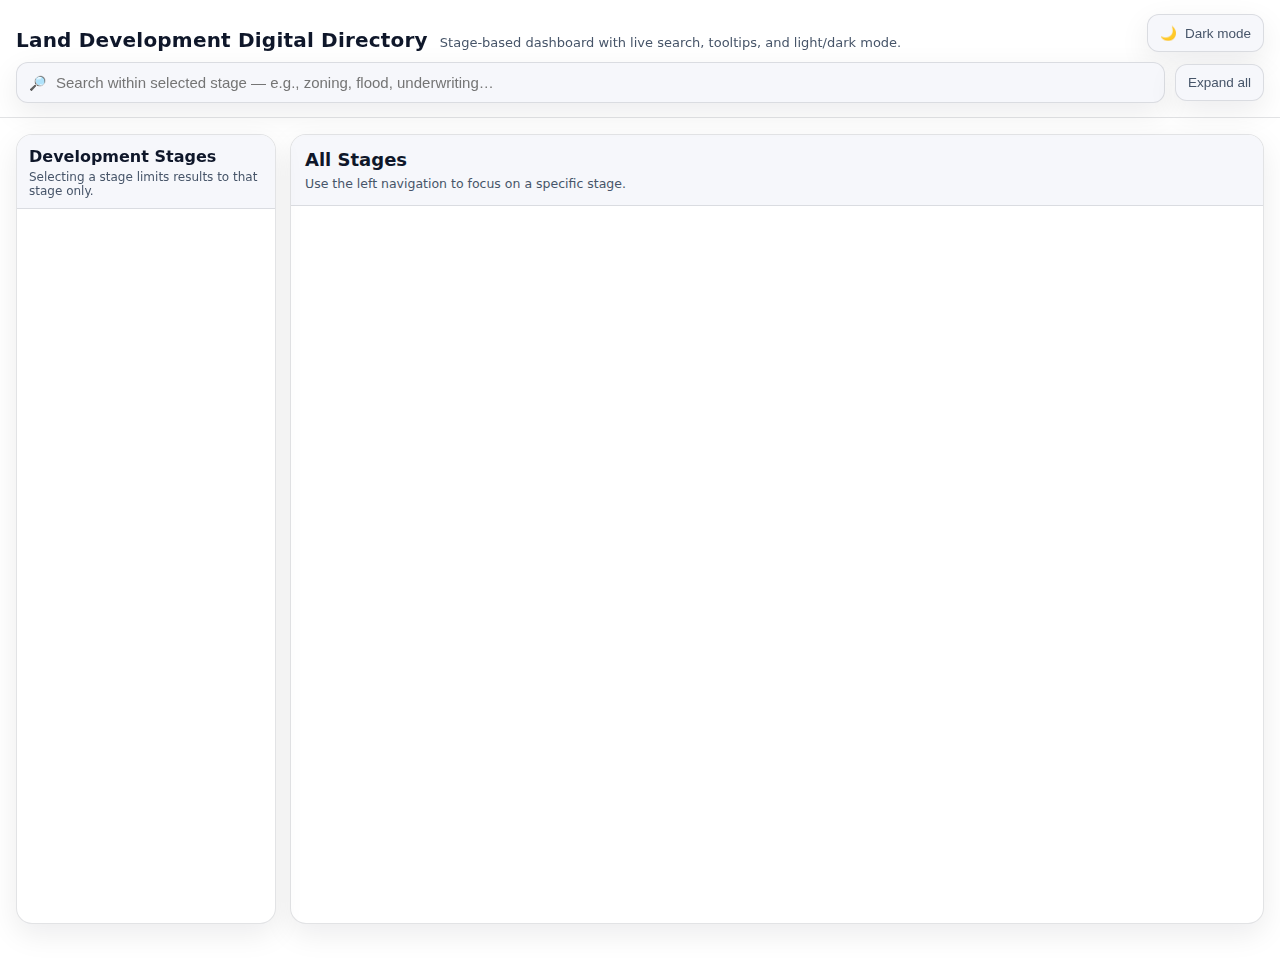
<file: index.html>
<!doctype html>
<html lang="en" data-theme="light">
<head>
  <meta charset="utf-8" />
  <meta name="viewport" content="width=device-width,initial-scale=1" />
  <title>Land Development Digital Directory</title>
  <style>
    :root{
      --bg:#ffffff;
      --panel:#ffffff;
      --panel2:#f6f7fb;
      --text:#0f172a;
      --muted:#475569;
      --line:rgba(15,23,42,.12);
      --accent:#2563eb;
      --accent2:#0ea5e9;
      --chip:rgba(37,99,235,.10);
      --shadow:0 10px 30px rgba(2,6,23,.08);
    }
    [data-theme="dark"]{
      --bg:#0b1220;
      --panel:rgba(18,26,43,.55);
      --panel2:rgba(15,23,38,.65);
      --text:#e8eefc;
      --muted:#aab6d6;
      --line:rgba(255,255,255,.09);
      --accent:#4ea1ff;
      --accent2:#7cdaff;
      --chip:rgba(78,161,255,.14);
      --shadow:0 10px 30px rgba(0,0,0,.35);
    }
    *{box-sizing:border-box;}
    body{
      margin:0;
      font-family:ui-sans-serif,system-ui,-apple-system,Segoe UI,Roboto,Helvetica,Arial,"Apple Color Emoji","Segoe UI Emoji";
      background: var(--bg);
      color: var(--text);
    }
    [data-theme="dark"] body{
      background:
        radial-gradient(1200px 700px at 20% -10%, rgba(78,161,255,.30), transparent 55%),
        radial-gradient(900px 600px at 90% 0%, rgba(124,218,255,.20), transparent 50%),
        var(--bg);
    }
    a{color:var(--accent2);text-decoration:none;}
    a:hover{text-decoration:underline;}
    header{
      position:sticky;top:0;z-index:30;
      background: color-mix(in oklab, var(--bg) 85%, transparent);
      backdrop-filter: blur(10px);
      border-bottom:1px solid var(--line);
    }
    .wrap{max-width:1320px;margin:0 auto;padding:14px 16px;}
    .titleRow{display:flex;align-items:flex-end;justify-content:space-between;gap:12px;flex-wrap:wrap;}
    .title{display:flex;align-items:baseline;gap:12px;flex-wrap:wrap;}
    .title h1{margin:0;font-size:18px;letter-spacing:.2px;}
    .subtitle{color:var(--muted);font-size:12.5px;}
    .controls{margin-top:10px;display:flex;gap:10px;flex-wrap:wrap;align-items:center;}
    .search{
      flex:1;min-width:240px;display:flex;gap:8px;align-items:center;
      padding:10px 12px;border:1px solid var(--line);border-radius:12px;
      background: var(--panel2);
      box-shadow: var(--shadow);
    }
    [data-theme="dark"] .search{box-shadow:none;background:rgba(18,26,43,.72);}
    .search input{width:100%;background:transparent;border:none;outline:none;color:var(--text);font-size:14px;}
    .btn{
      display:inline-flex;align-items:center;gap:8px;
      padding:10px 12px;border:1px solid var(--line);border-radius:12px;
      background: var(--panel2);
      color: var(--muted);
      font-size:13px;
      cursor:pointer;
      user-select:none;
      box-shadow: var(--shadow);
    }
    [data-theme="dark"] .btn{box-shadow:none;background:rgba(18,26,43,.72);}
    .layout{
      max-width:1320px;margin:0 auto;padding:16px;
      display:grid;grid-template-columns:260px 1fr;gap:14px;
    }
    nav{
      border:1px solid var(--line);border-radius:16px;background:var(--panel);
      overflow:hidden;position:sticky;top:92px;height:calc(100vh - 110px);
      box-shadow: var(--shadow);
    }
    [data-theme="dark"] nav{box-shadow:none;}
    .navhead{padding:12px 12px 10px 12px;border-bottom:1px solid var(--line);background:var(--panel2);}
    [data-theme="dark"] .navhead{background:rgba(15,23,38,.55);}
    .navhead .small{color:var(--muted);font-size:12px;margin-top:4px;}
    .navlist{overflow:auto;height:calc(100% - 58px);padding:6px;}
    .navbtn{
      width:100%;text-align:left;padding:10px 10px;border:1px solid transparent;
      background:transparent;color:var(--text);border-radius:12px;cursor:pointer;
      font-size:13px;line-height:1.2;
    }
    .navbtn:hover{background:rgba(37,99,235,.08);border-color:rgba(37,99,235,.18);}
    [data-theme="dark"] .navbtn:hover{background:rgba(78,161,255,.10);border-color:rgba(78,161,255,.20);}
    .navbtn.active{background:rgba(37,99,235,.12);border-color:rgba(37,99,235,.28);}
    [data-theme="dark"] .navbtn.active{background:rgba(78,161,255,.18);border-color:rgba(78,161,255,.35);}
    .navbtn .muted{display:block;color:var(--muted);font-size:11.5px;margin-top:3px;}
    main{
      border:1px solid var(--line);border-radius:16px;background:var(--panel);
      overflow:hidden;box-shadow: var(--shadow);
    }
    [data-theme="dark"] main{box-shadow:none;}
    .mainhead{padding:14px 14px 12px 14px;border-bottom:1px solid var(--line);background:var(--panel2);}
    [data-theme="dark"] .mainhead{background:rgba(15,23,38,.55);}
    .mainhead h2{margin:0;font-size:16px;}
    .mainhead p{margin:6px 0 0 0;color:var(--muted);font-size:12.5px;line-height:1.35;}
    .content{padding:14px;}
    details.stage{
      border:1px solid var(--line);border-radius:14px;background:color-mix(in oklab, var(--panel2) 85%, transparent);
      margin-bottom:12px;overflow:hidden;
    }
    [data-theme="dark"] details.stage{background:rgba(15,23,38,.35);}
    details.stage>summary{
      list-style:none;cursor:pointer;padding:12px 12px;
      display:flex;justify-content:space-between;align-items:center;gap:10px;
    }
    details.stage>summary::-webkit-details-marker{display:none;}
    .stageTitle{font-weight:600;font-size:13.5px;}
    .count{color:var(--muted);font-size:12px;white-space:nowrap;}
    .section{padding:0 12px 12px 12px;}
    .section h3{margin:10px 0 8px 0;font-size:13px;color:var(--accent2);letter-spacing:.2px;}
    .tools{display:grid;gap:10px;grid-template-columns:repeat(2,minmax(0,1fr));}
    .card{
      border:1px solid var(--line);border-radius:14px;background:var(--panel2);
      padding:10px 10px;display:flex;flex-direction:column;gap:6px;min-height:78px;
    }
    [data-theme="dark"] .card{background:rgba(18,26,43,.55);}
    .cardTop{display:flex;align-items:center;justify-content:space-between;gap:8px;}
    .name{
      font-weight:600;font-size:13px;line-height:1.2;display:flex;
      gap:8px;align-items:center;flex-wrap:wrap;
    }
    .desc{color:var(--muted);font-size:12.25px;line-height:1.35;}
    .meta{display:flex;gap:6px;flex-wrap:wrap;margin-top:2px;}
    .chip{
      padding:3px 8px;border-radius:999px;background:var(--chip);
      border:1px solid color-mix(in oklab, var(--accent) 25%, transparent);
      color: color-mix(in oklab, var(--text) 90%, transparent);
      font-size:11.5px;
    }
    [data-theme="dark"] .chip{border-color:rgba(78,161,255,.22);color:#d6e7ff;}
    .tip{
      display:inline-flex;align-items:center;justify-content:center;
      width:18px;height:18px;border-radius:999px;border:1px solid color-mix(in oklab, var(--text) 18%, transparent);
      color:var(--muted);font-size:12px;cursor:help;
    }
    .footer{padding:10px 16px 20px 16px;color:var(--muted);font-size:12px;max-width:1320px;margin:0 auto;}
    @media (max-width: 860px){
      .layout{grid-template-columns:1fr;}
      nav{position:relative;top:0;height:auto;}
      .tools{grid-template-columns:1fr;}
    }
  
    /* --- Responsive upgrades (off-canvas nav + fluid type) --- */
    .title h1{font-size:clamp(16px, 1.2vw + 12px, 20px);}
    .mainhead h2{font-size:clamp(15px, 1.1vw + 12px, 18px);}
    .subtitle{font-size:clamp(11.5px, .6vw + 9px, 13px);}
    .search input{font-size:clamp(13px, .6vw + 11px, 15px);}
    .btn{font-size:clamp(12px, .55vw + 10px, 13.5px);}
    .content{padding:clamp(12px, 1.2vw + 8px, 16px);}
    .wrap{padding-left:max(16px, env(safe-area-inset-left));padding-right:max(16px, env(safe-area-inset-right));}
    .layout{padding-left:max(16px, env(safe-area-inset-left));padding-right:max(16px, env(safe-area-inset-right));}

    /* Tool cards: auto-fit columns where space allows */
    .tools{grid-template-columns:repeat(auto-fit, minmax(260px, 1fr));}

    /* Off-canvas nav (mobile) */
    .menuBtn{
      display:none;
      align-items:center;
      gap:8px;
      padding:10px 12px;
      border:1px solid var(--line);
      border-radius:12px;
      background: var(--panel2);
      color: var(--muted);
      font-size:13px;
      cursor:pointer;
      user-select:none;
      box-shadow: var(--shadow);
    }
    [data-theme="dark"] .menuBtn{box-shadow:none;background:rgba(18,26,43,.72);}

    .overlay{
      position:fixed;inset:0;
      background:rgba(2,6,23,.55);
      backdrop-filter: blur(2px);
      z-index:40;
      display:none;
    }
    body.navOpen .overlay{display:block;}

    @media (max-width: 860px){
      .menuBtn{display:inline-flex;}
      .layout{grid-template-columns:1fr;}
      nav{
        position:fixed;
        left:12px;
        top:76px;
        bottom:12px;
        width:min(340px, calc(100vw - 24px));
        height:auto;
        transform: translateX(calc(-110% - 12px));
        transition: transform .22s ease;
        z-index:50;
      }
      body.navOpen nav{transform: translateX(0);}
      main{min-height:calc(100vh - 170px);}
      .controls{gap:10px;}
      .search{min-width:0;width:100%;}
    }

    @media (max-width: 520px){
      .titleRow{align-items:flex-start;}
      .controls{flex-direction:column;align-items:stretch;}
      .btn, .menuBtn{width:100%;justify-content:center;}
      nav{top:70px;}
    }

  </style>
</head>
<body>
  <header>
    <div class="wrap">
      <div class="titleRow">
        <div class="title">
          <h1>Land Development Digital Directory</h1>
          <div class="subtitle">Stage-based dashboard with live search, tooltips, and light/dark mode.</div>
        </div>
        
        <button id="menuBtn" class="menuBtn" type="button" title="Open stages">
          <span aria-hidden="true">☰</span>
          <span>Stages</span>
        </button>
        <button id="themeBtn" class="btn" type="button" title="Toggle theme">
          <span id="themeIcon">🌙</span>
          <span id="themeText">Dark mode</span>
        </button>
      </div>

      <div class="controls">
        <div class="search" title="Search within the current stage (or All Stages if selected).">
          <span style="color:var(--muted);font-size:14px;">🔎</span>
          <input id="q" type="text" placeholder="Search within selected stage — e.g., zoning, flood, underwriting…" />
        </div>
        <button id="expandBtn" class="btn" type="button" title="Expand or collapse all stage panels currently shown">
          Expand all
        </button>
      </div>
    </div>
  </header>

  <div id="overlay" class="overlay" aria-hidden="true"></div>

  <div class="layout">
    <nav>
      <div class="navhead">
        <div style="font-weight:700;">Development Stages</div>
        <div class="small">Selecting a stage limits results to that stage only.</div>
      </div>
      <div id="nav" class="navlist"></div>
    </nav>

    <main>
      <div class="mainhead">
        <h2 id="stageTitle">All Stages</h2>
        <p id="stageDesc">Use the left navigation to focus on a specific stage.</p>
      </div>
      <div id="main" class="content"></div>
    </main>
  </div>

  <div class="footer"></div>

<script>
const DATA = [{"stage": 1, "stage_title": "Initial Discovery & Market Scouting", "stage_desc": "Tools for identifying parcels, verifying market viability, and analyzing location data.", "section": "Market Intelligence & Property Search", "name": "Acres.com", "url": "https://www.acres.com/", "desc": "Land and rural property listings"}, {"stage": 1, "stage_title": "Initial Discovery & Market Scouting", "stage_desc": "Tools for identifying parcels, verifying market viability, and analyzing location data.", "section": "Market Intelligence & Property Search", "name": "Aino", "url": "https://www.aino.world/", "desc": "AI for location data analysis"}, {"stage": 1, "stage_title": "Initial Discovery & Market Scouting", "stage_desc": "Tools for identifying parcels, verifying market viability, and analyzing location data.", "section": "Market Intelligence & Property Search", "name": "CivicStar", "url": "https://getcivicstar.ai/", "desc": "Pre-construction development intelligence"}, {"stage": 1, "stage_title": "Initial Discovery & Market Scouting", "stage_desc": "Tools for identifying parcels, verifying market viability, and analyzing location data.", "section": "Market Intelligence & Property Search", "name": "CommercialEdge", "url": "https://www.commercialedge.com/", "desc": "Commercial real estate listings and data"}, {"stage": 1, "stage_title": "Initial Discovery & Market Scouting", "stage_desc": "Tools for identifying parcels, verifying market viability, and analyzing location data.", "section": "Market Intelligence & Property Search", "name": "CoStar", "url": "https://www.costar.com/", "desc": "Commercial real estate market data and analytics"}, {"stage": 1, "stage_title": "Initial Discovery & Market Scouting", "stage_desc": "Tools for identifying parcels, verifying market viability, and analyzing location data.", "section": "Market Intelligence & Property Search", "name": "HelloData.ai", "url": "https://hellodata.ai/", "desc": "AI-driven automated rent and sales comps"}, {"stage": 1, "stage_title": "Initial Discovery & Market Scouting", "stage_desc": "Tools for identifying parcels, verifying market viability, and analyzing location data.", "section": "Market Intelligence & Property Search", "name": "Homes.com", "url": "https://www.homes.com/", "desc": "Property search and real estate information"}, {"stage": 1, "stage_title": "Initial Discovery & Market Scouting", "stage_desc": "Tools for identifying parcels, verifying market viability, and analyzing location data.", "section": "Market Intelligence & Property Search", "name": "HouseCanary", "url": "https://www.housecanary.com/", "desc": "Predictive analytics for 130M+ residential properties"}, {"stage": 1, "stage_title": "Initial Discovery & Market Scouting", "stage_desc": "Tools for identifying parcels, verifying market viability, and analyzing location data.", "section": "Market Intelligence & Property Search", "name": "Land.id", "url": "https://id.land/", "desc": "Property maps with parcel and utility overlays"}, {"stage": 1, "stage_title": "Initial Discovery & Market Scouting", "stage_desc": "Tools for identifying parcels, verifying market viability, and analyzing location data.", "section": "Market Intelligence & Property Search", "name": "Landio", "url": "https://www.landio.com/", "desc": "Land listings marketplace"}, {"stage": 1, "stage_title": "Initial Discovery & Market Scouting", "stage_desc": "Tools for identifying parcels, verifying market viability, and analyzing location data.", "section": "Market Intelligence & Property Search", "name": "LoopNet", "url": "https://www.loopnet.com/", "desc": "Commercial real estate listings"}, {"stage": 1, "stage_title": "Initial Discovery & Market Scouting", "stage_desc": "Tools for identifying parcels, verifying market viability, and analyzing location data.", "section": "Market Intelligence & Property Search", "name": "Pillar", "url": "https://www.pillarmarkets.com/", "desc": "AI-powered land acquisition and site selection for developers"}, {"stage": 1, "stage_title": "Initial Discovery & Market Scouting", "stage_desc": "Tools for identifying parcels, verifying market viability, and analyzing location data.", "section": "Market Intelligence & Property Search", "name": "Placer.ai", "url": "https://www.placer.ai/", "desc": "Foot traffic analytics for feasibility"}, {"stage": 1, "stage_title": "Initial Discovery & Market Scouting", "stage_desc": "Tools for identifying parcels, verifying market viability, and analyzing location data.", "section": "Market Intelligence & Property Search", "name": "Prophetic AI", "url": "https://www.propheticsoftware.ai/", "desc": "AI workflows for land acquisition"}, {"stage": 1, "stage_title": "Initial Discovery & Market Scouting", "stage_desc": "Tools for identifying parcels, verifying market viability, and analyzing location data.", "section": "Market Intelligence & Property Search", "name": "PropStream", "url": "https://www.propstream.com/", "desc": "ML-powered property search"}, {"stage": 1, "stage_title": "Initial Discovery & Market Scouting", "stage_desc": "Tools for identifying parcels, verifying market viability, and analyzing location data.", "section": "Market Intelligence & Property Search", "name": "Realtor.com", "url": "https://www.realtor.com/", "desc": "Residential real estate listings and market data"}, {"stage": 1, "stage_title": "Initial Discovery & Market Scouting", "stage_desc": "Tools for identifying parcels, verifying market viability, and analyzing location data.", "section": "Market Intelligence & Property Search", "name": "Reonomy", "url": "https://www.reonomy.com/", "desc": "Property intelligence for 54M+ commercial parcels"}, {"stage": 1, "stage_title": "Initial Discovery & Market Scouting", "stage_desc": "Tools for identifying parcels, verifying market viability, and analyzing location data.", "section": "Market Intelligence & Property Search", "name": "Zillow", "url": "https://www.zillow.com/", "desc": "Residential property valuations and listings"}, {"stage": 1, "stage_title": "Initial Discovery & Market Scouting", "stage_desc": "Tools for identifying parcels, verifying market viability, and analyzing location data.", "section": "Data & Analytics Platforms", "name": "CBRE Research", "url": "https://www.cbre.com/insights/reports", "desc": "Global real estate market reports"}, {"stage": 1, "stage_title": "Initial Discovery & Market Scouting", "stage_desc": "Tools for identifying parcels, verifying market viability, and analyzing location data.", "section": "Data & Analytics Platforms", "name": "Cushman & Wakefield Research", "url": "https://www.cushmanwakefield.com/en/insights", "desc": "Market research and reports"}, {"stage": 1, "stage_title": "Initial Discovery & Market Scouting", "stage_desc": "Tools for identifying parcels, verifying market viability, and analyzing location data.", "section": "Data & Analytics Platforms", "name": "JLL Research", "url": "https://www.jll.com/en/trends-and-insights", "desc": "Real estate market intelligence"}, {"stage": 1, "stage_title": "Initial Discovery & Market Scouting", "stage_desc": "Tools for identifying parcels, verifying market viability, and analyzing location data.", "section": "Data & Analytics Platforms", "name": "Reis", "url": "https://www.reis.com/", "desc": "Commercial real estate market trends (Moody's)"}, {"stage": 1, "stage_title": "Initial Discovery & Market Scouting", "stage_desc": "Tools for identifying parcels, verifying market viability, and analyzing location data.", "section": "Data & Analytics Platforms", "name": "STR", "url": "https://str.com/", "desc": "Hospitality data benchmarking"}, {"stage": 1, "stage_title": "Initial Discovery & Market Scouting", "stage_desc": "Tools for identifying parcels, verifying market viability, and analyzing location data.", "section": "Data & Analytics Platforms", "name": "Yardi Matrix", "url": "https://www.yardimatrix.com/", "desc": "Multifamily and commercial market intelligence"}, {"stage": 2, "stage_title": "Zoning & Regulatory Due Diligence", "stage_desc": "Tools for checking buildability, density limits, and zoning constraints.", "section": "AI-Powered Zoning Analysis", "name": "ArchiWise AI", "url": "https://www.archiwise.ai/", "desc": "Zoning analysis and site insights"}, {"stage": 2, "stage_title": "Zoning & Regulatory Due Diligence", "stage_desc": "Tools for checking buildability, density limits, and zoning constraints.", "section": "AI-Powered Zoning Analysis", "name": "Deepblocks", "url": "https://deepblocks.com/", "desc": "Zoning capacity analysis for urban infill"}, {"stage": 2, "stage_title": "Zoning & Regulatory Due Diligence", "stage_desc": "Tools for checking buildability, density limits, and zoning constraints.", "section": "AI-Powered Zoning Analysis", "name": "LandLogic", "url": "https://www.landlogic.ai/", "desc": "AI for zoning and municipal standardized data (Canada)"}, {"stage": 2, "stage_title": "Zoning & Regulatory Due Diligence", "stage_desc": "Tools for checking buildability, density limits, and zoning constraints.", "section": "AI-Powered Zoning Analysis", "name": "PAXIV", "url": "https://paxiv.com/", "desc": "Complete parcel data, zoning analysis, and AI-generated feasibility reports"}, {"stage": 2, "stage_title": "Zoning & Regulatory Due Diligence", "stage_desc": "Tools for checking buildability, density limits, and zoning constraints.", "section": "AI-Powered Zoning Analysis", "name": "Plotzy", "url": "https://plotzy.ai/", "desc": "AI for zoning analysis in due diligence"}, {"stage": 2, "stage_title": "Zoning & Regulatory Due Diligence", "stage_desc": "Tools for checking buildability, density limits, and zoning constraints.", "section": "AI-Powered Zoning Analysis", "name": "ReadyPermit", "url": "https://readypermit.ai/", "desc": "Property intelligence and buildability analysis"}, {"stage": 2, "stage_title": "Zoning & Regulatory Due Diligence", "stage_desc": "Tools for checking buildability, density limits, and zoning constraints.", "section": "AI-Powered Zoning Analysis", "name": "RealReports", "url": "https://www.realreports.ai/", "desc": "AI-powered property reports; 'Carfax for land'"}, {"stage": 2, "stage_title": "Zoning & Regulatory Due Diligence", "stage_desc": "Tools for checking buildability, density limits, and zoning constraints.", "section": "AI-Powered Zoning Analysis", "name": "ReZone", "url": "https://www.rezone.ai/", "desc": "AI for zoning updates and rezoning analysis"}, {"stage": 2, "stage_title": "Zoning & Regulatory Due Diligence", "stage_desc": "Tools for checking buildability, density limits, and zoning constraints.", "section": "Municipal Codes & Zoning Maps", "name": "Citizenserve", "url": "https://www.citizenserve.com/", "desc": "Community development and permitting platform"}, {"stage": 2, "stage_title": "Zoning & Regulatory Due Diligence", "stage_desc": "Tools for checking buildability, density limits, and zoning constraints.", "section": "Municipal Codes & Zoning Maps", "name": "GovPilot", "url": "https://www.govpilot.com/planning-and-zoning-software", "desc": "GIS-integrated zoning management"}, {"stage": 2, "stage_title": "Zoning & Regulatory Due Diligence", "stage_desc": "Tools for checking buildability, density limits, and zoning constraints.", "section": "Municipal Codes & Zoning Maps", "name": "Gridics", "url": "https://gridics.com/", "desc": "Zoning data for upzoning scenarios"}, {"stage": 2, "stage_title": "Zoning & Regulatory Due Diligence", "stage_desc": "Tools for checking buildability, density limits, and zoning constraints.", "section": "Municipal Codes & Zoning Maps", "name": "iWorQ", "url": "https://iworq.com/systems/planning-zoning-software/", "desc": "Comprehensive zoning and land use management"}, {"stage": 2, "stage_title": "Zoning & Regulatory Due Diligence", "stage_desc": "Tools for checking buildability, density limits, and zoning constraints.", "section": "Municipal Codes & Zoning Maps", "name": "Municode", "url": "https://www.municode.com/", "desc": "Municipal codes and ordinances database"}, {"stage": 2, "stage_title": "Zoning & Regulatory Due Diligence", "stage_desc": "Tools for checking buildability, density limits, and zoning constraints.", "section": "Municipal Codes & Zoning Maps", "name": "Municode Library", "url": "https://library.municode.com/", "desc": "Searchable municipal codes and ordinances"}, {"stage": 2, "stage_title": "Zoning & Regulatory Due Diligence", "stage_desc": "Tools for checking buildability, density limits, and zoning constraints.", "section": "Municipal Codes & Zoning Maps", "name": "OpenGov Zoning", "url": "https://opengov.com/products/permitting-and-licensing/zoning-software/", "desc": "Interactive zoning maps"}, {"stage": 2, "stage_title": "Zoning & Regulatory Due Diligence", "stage_desc": "Tools for checking buildability, density limits, and zoning constraints.", "section": "Municipal Codes & Zoning Maps", "name": "Zoneomics", "url": "https://zoneomics.com/", "desc": "Zoning data platform with API and reports"}, {"stage": 2, "stage_title": "Zoning & Regulatory Due Diligence", "stage_desc": "Tools for checking buildability, density limits, and zoning constraints.", "section": "Due Diligence Platforms", "name": "Blooma", "url": "https://www.blooma.ai/", "desc": "AI for commercial real estate lending and deal analysis"}, {"stage": 2, "stage_title": "Zoning & Regulatory Due Diligence", "stage_desc": "Tools for checking buildability, density limits, and zoning constraints.", "section": "Due Diligence Platforms", "name": "Cherre", "url": "https://cherre.com/", "desc": "Universal Data Model connecting 3.3B+ addresses with AI"}, {"stage": 2, "stage_title": "Zoning & Regulatory Due Diligence", "stage_desc": "Tools for checking buildability, density limits, and zoning constraints.", "section": "Due Diligence Platforms", "name": "Civils AI", "url": "https://www.civils.ai/", "desc": "AI for CRE data and due diligence"}, {"stage": 2, "stage_title": "Zoning & Regulatory Due Diligence", "stage_desc": "Tools for checking buildability, density limits, and zoning constraints.", "section": "Due Diligence Platforms", "name": "Diald AI", "url": "https://www.diald.ai/", "desc": "AI-powered real estate due diligence scanning 1.7M+ data sources"}, {"stage": 2, "stage_title": "Zoning & Regulatory Due Diligence", "stage_desc": "Tools for checking buildability, density limits, and zoning constraints.", "section": "Due Diligence Platforms", "name": "Enodo", "url": "https://www.enodoinc.com/", "desc": "Multifamily due diligence using predictive analytics"}, {"stage": 2, "stage_title": "Zoning & Regulatory Due Diligence", "stage_desc": "Tools for checking buildability, density limits, and zoning constraints.", "section": "Due Diligence Platforms", "name": "GreenLite", "url": "https://www.greenlite.com/", "desc": "AI for permitting and due diligence automation"}, {"stage": 2, "stage_title": "Zoning & Regulatory Due Diligence", "stage_desc": "Tools for checking buildability, density limits, and zoning constraints.", "section": "Due Diligence Platforms", "name": "Imprima", "url": "https://www.imprima.com/", "desc": "AI for real estate due diligence"}, {"stage": 2, "stage_title": "Zoning & Regulatory Due Diligence", "stage_desc": "Tools for checking buildability, density limits, and zoning constraints.", "section": "Due Diligence Platforms", "name": "Orbital Copilot", "url": "https://www.orbitalcopilot.com/", "desc": "AI for CRE legal due diligence"}, {"stage": 2, "stage_title": "Zoning & Regulatory Due Diligence", "stage_desc": "Tools for checking buildability, density limits, and zoning constraints.", "section": "Due Diligence Platforms", "name": "PDF.ai", "url": "https://pdf.ai/", "desc": "Extract data from PDFs for diligence"}, {"stage": 2, "stage_title": "Zoning & Regulatory Due Diligence", "stage_desc": "Tools for checking buildability, density limits, and zoning constraints.", "section": "Due Diligence Platforms", "name": "Proda AI", "url": "https://www.proda.ai/", "desc": "AI for rent roll data standardization"}, {"stage": 2, "stage_title": "Zoning & Regulatory Due Diligence", "stage_desc": "Tools for checking buildability, density limits, and zoning constraints.", "section": "Due Diligence Platforms", "name": "SurfaceAI", "url": "https://www.getsurface.ai/", "desc": "Financial due diligence AI"}, {"stage": 2, "stage_title": "Zoning & Regulatory Due Diligence", "stage_desc": "Tools for checking buildability, density limits, and zoning constraints.", "section": "Due Diligence Platforms", "name": "UrbanFootprint", "url": "https://urbanfootprint.com/", "desc": "Urban planning and scenario modeling"}, {"stage": 2, "stage_title": "Zoning & Regulatory Due Diligence", "stage_desc": "Tools for checking buildability, density limits, and zoning constraints.", "section": "Due Diligence Platforms", "name": "V7 Go", "url": "https://www.v7labs.com/", "desc": "AI-driven due diligence command center for M&A and real estate"}, {"stage": 3, "stage_title": "Physical & Environmental Site Assessment", "stage_desc": "Tools for verifying ground conditions, environmental constraints, and utilities.", "section": "Soils & Terrain", "name": "National Land Cover Database", "url": "https://www.usgs.gov/centers/eros/science/national-land-cover-database", "desc": "Land cover classification"}, {"stage": 3, "stage_title": "Physical & Environmental Site Assessment", "stage_desc": "Tools for verifying ground conditions, environmental constraints, and utilities.", "section": "Soils & Terrain", "name": "OpenTopography", "url": "https://www.opentopography.org/data", "desc": "High-resolution terrain datasets and point clouds"}, {"stage": 3, "stage_title": "Physical & Environmental Site Assessment", "stage_desc": "Tools for verifying ground conditions, environmental constraints, and utilities.", "section": "Soils & Terrain", "name": "TIGER/Line Shapefiles", "url": "https://www.census.gov/geographies/mapping-files/time-series/geo/tiger-line-file.html", "desc": "Census boundary files"}, {"stage": 3, "stage_title": "Physical & Environmental Site Assessment", "stage_desc": "Tools for verifying ground conditions, environmental constraints, and utilities.", "section": "Soils & Terrain", "name": "USDA Web Soil Survey", "url": "https://websoilsurvey.nrcs.usda.gov/", "desc": "Soil maps, drainage, and agricultural limitations"}, {"stage": 3, "stage_title": "Physical & Environmental Site Assessment", "stage_desc": "Tools for verifying ground conditions, environmental constraints, and utilities.", "section": "Soils & Terrain", "name": "USGS Data", "url": "https://data.usgs.gov/", "desc": "Geospatial datasets repository"}, {"stage": 3, "stage_title": "Physical & Environmental Site Assessment", "stage_desc": "Tools for verifying ground conditions, environmental constraints, and utilities.", "section": "Soils & Terrain", "name": "USGS LiDAR Explorer", "url": "https://apps.nationalmap.gov/lidar-explorer/", "desc": "LiDAR 3D elevation data coverage"}, {"stage": 3, "stage_title": "Physical & Environmental Site Assessment", "stage_desc": "Tools for verifying ground conditions, environmental constraints, and utilities.", "section": "Soils & Terrain", "name": "USGS National Map Downloader", "url": "https://apps.nationalmap.gov/downloader/", "desc": "DEM, orthoimagery, and base data"}, {"stage": 3, "stage_title": "Physical & Environmental Site Assessment", "stage_desc": "Tools for verifying ground conditions, environmental constraints, and utilities.", "section": "Environmental & Flood Assessment", "name": "EPA EnviroAtlas", "url": "https://www.epa.gov/enviroatlas", "desc": "Interactive environmental mapping"}, {"stage": 3, "stage_title": "Physical & Environmental Site Assessment", "stage_desc": "Tools for verifying ground conditions, environmental constraints, and utilities.", "section": "Environmental & Flood Assessment", "name": "EPA Envirofacts", "url": "https://enviro.epa.gov/", "desc": "EPA environmental compliance and facility data"}, {"stage": 3, "stage_title": "Physical & Environmental Site Assessment", "stage_desc": "Tools for verifying ground conditions, environmental constraints, and utilities.", "section": "Environmental & Flood Assessment", "name": "EPA Smart Growth Tools", "url": "https://www.epa.gov/smartgrowth/smart-growth-tools", "desc": "Sustainable development tools"}, {"stage": 3, "stage_title": "Physical & Environmental Site Assessment", "stage_desc": "Tools for verifying ground conditions, environmental constraints, and utilities.", "section": "Environmental & Flood Assessment", "name": "FEMA Flood Map Service", "url": "https://msc.fema.gov/", "desc": "Official flood insurance rate maps and studies"}, {"stage": 3, "stage_title": "Physical & Environmental Site Assessment", "stage_desc": "Tools for verifying ground conditions, environmental constraints, and utilities.", "section": "Environmental & Flood Assessment", "name": "FEMA NFHL Viewer", "url": "https://www.arcgis.com/apps/webappviewer/index.html?id=8b0adb51996444d4879338b5529aa9cd", "desc": "National Flood Hazard Layer interactive map"}, {"stage": 3, "stage_title": "Physical & Environmental Site Assessment", "stage_desc": "Tools for verifying ground conditions, environmental constraints, and utilities.", "section": "Environmental & Flood Assessment", "name": "GRESB", "url": "https://www.gresb.com/", "desc": "ESG benchmarking and performance assessment"}, {"stage": 3, "stage_title": "Physical & Environmental Site Assessment", "stage_desc": "Tools for verifying ground conditions, environmental constraints, and utilities.", "section": "Environmental & Flood Assessment", "name": "Partner ESI", "url": "https://www.partneresi.com/", "desc": "Environmental due diligence and Phase I ESA services"}, {"stage": 3, "stage_title": "Physical & Environmental Site Assessment", "stage_desc": "Tools for verifying ground conditions, environmental constraints, and utilities.", "section": "Environmental & Flood Assessment", "name": "USFWS IPaC", "url": "https://www.fws.gov/service/information-planning-and-consultation", "desc": "Species list and conservation measures"}, {"stage": 3, "stage_title": "Physical & Environmental Site Assessment", "stage_desc": "Tools for verifying ground conditions, environmental constraints, and utilities.", "section": "Environmental & Flood Assessment", "name": "USFWS Wetlands Mapper", "url": "https://www.fws.gov/program/national-wetlands-inventory/wetlands-mapper", "desc": "National Wetlands Inventory mapping"}, {"stage": 3, "stage_title": "Physical & Environmental Site Assessment", "stage_desc": "Tools for verifying ground conditions, environmental constraints, and utilities.", "section": "Utilities & Infrastructure Mapping", "name": "4M Analytics", "url": "https://4manalytics.com/", "desc": "Subsurface utility mapping for land development"}, {"stage": 3, "stage_title": "Physical & Environmental Site Assessment", "stage_desc": "Tools for verifying ground conditions, environmental constraints, and utilities.", "section": "Utilities & Infrastructure Mapping", "name": "811 / Call Before You Dig", "url": "https://call811.com/", "desc": "National utility location service"}, {"stage": 3, "stage_title": "Physical & Environmental Site Assessment", "stage_desc": "Tools for verifying ground conditions, environmental constraints, and utilities.", "section": "Utilities & Infrastructure Mapping", "name": "Esri ArcGIS Utilities", "url": "https://www.esri.com/en-us/industries/water-utilities", "desc": "Utility mapping and asset management"}, {"stage": 3, "stage_title": "Physical & Environmental Site Assessment", "stage_desc": "Tools for verifying ground conditions, environmental constraints, and utilities.", "section": "Utilities & Infrastructure Mapping", "name": "PointMan", "url": "https://pointman.com/", "desc": "Underground utility mapping and coordination"}, {"stage": 3, "stage_title": "Physical & Environmental Site Assessment", "stage_desc": "Tools for verifying ground conditions, environmental constraints, and utilities.", "section": "Utilities & Infrastructure Mapping", "name": "USIC", "url": "https://www.usicllc.com/", "desc": "Utility locating and damage prevention services"}, {"stage": 3, "stage_title": "Physical & Environmental Site Assessment", "stage_desc": "Tools for verifying ground conditions, environmental constraints, and utilities.", "section": "Geospatial & Satellite Analysis", "name": "FlyPix AI", "url": "https://flypix.ai/", "desc": "Geospatial and land-use analysis via satellite imagery"}, {"stage": 4, "stage_title": "Generative Massing & Initial Feasibility", "stage_desc": "Tools for testing layouts, generating options, and rapid design iterations.", "section": "AI Generative Design & Site Planning", "name": "Archistar", "url": "https://www.archistar.ai/", "desc": "Property feasibility and permitting platform with GIS"}, {"stage": 4, "stage_title": "Generative Massing & Initial Feasibility", "stage_desc": "Tools for testing layouts, generating options, and rapid design iterations.", "section": "AI Generative Design & Site Planning", "name": "ArkDesign", "url": "https://www.arkdesign.ai/", "desc": "AI schematic designs and feasibility reports"}, {"stage": 4, "stage_title": "Generative Massing & Initial Feasibility", "stage_desc": "Tools for testing layouts, generating options, and rapid design iterations.", "section": "AI Generative Design & Site Planning", "name": "Autodesk Forma", "url": "https://www.autodesk.com/products/forma/overview", "desc": "AI for urban planning with microclimate analysis"}, {"stage": 4, "stage_title": "Generative Massing & Initial Feasibility", "stage_desc": "Tools for testing layouts, generating options, and rapid design iterations.", "section": "AI Generative Design & Site Planning", "name": "Digital Blue Foam (DBF)", "url": "https://www.digitalbluefoam.com/", "desc": "Generative design and spatial analytics for urban planning"}, {"stage": 4, "stage_title": "Generative Massing & Initial Feasibility", "stage_desc": "Tools for testing layouts, generating options, and rapid design iterations.", "section": "AI Generative Design & Site Planning", "name": "Dzinly", "url": "https://www.dzinly.com/", "desc": "AI for exterior design and visualization"}, {"stage": 4, "stage_title": "Generative Massing & Initial Feasibility", "stage_desc": "Tools for testing layouts, generating options, and rapid design iterations.", "section": "AI Generative Design & Site Planning", "name": "Feasibly", "url": "https://www.feasibly.ai/", "desc": "Multi-agent AI for market and financial feasibility"}, {"stage": 4, "stage_title": "Generative Massing & Initial Feasibility", "stage_desc": "Tools for testing layouts, generating options, and rapid design iterations.", "section": "AI Generative Design & Site Planning", "name": "Hektar", "url": "https://www.parametric.se/product/hektar", "desc": "Early-stage generative planning tool for urban design"}, {"stage": 4, "stage_title": "Generative Massing & Initial Feasibility", "stage_desc": "Tools for testing layouts, generating options, and rapid design iterations.", "section": "AI Generative Design & Site Planning", "name": "Hypar", "url": "https://hypar.io/", "desc": "Building-as-code parametric design platform"}, {"stage": 4, "stage_title": "Generative Massing & Initial Feasibility", "stage_desc": "Tools for testing layouts, generating options, and rapid design iterations.", "section": "AI Generative Design & Site Planning", "name": "Maket", "url": "https://www.maket.ai/", "desc": "AI generative design with regulatory assistant"}, {"stage": 4, "stage_title": "Generative Massing & Initial Feasibility", "stage_desc": "Tools for testing layouts, generating options, and rapid design iterations.", "section": "AI Generative Design & Site Planning", "name": "My Architect AI", "url": "https://www.myarchitectai.com/", "desc": "AI-aided architectural design software"}, {"stage": 4, "stage_title": "Generative Massing & Initial Feasibility", "stage_desc": "Tools for testing layouts, generating options, and rapid design iterations.", "section": "AI Generative Design & Site Planning", "name": "qbiq", "url": "https://www.qbiq.ai/", "desc": "Automated architectural planning for test-fits"}, {"stage": 4, "stage_title": "Generative Massing & Initial Feasibility", "stage_desc": "Tools for testing layouts, generating options, and rapid design iterations.", "section": "AI Generative Design & Site Planning", "name": "Spacemaker AI", "url": "https://www.spacemaker.ai/", "desc": "Urban design and feasibility simulations (now part of Autodesk)"}, {"stage": 4, "stage_title": "Generative Massing & Initial Feasibility", "stage_desc": "Tools for testing layouts, generating options, and rapid design iterations.", "section": "AI Generative Design & Site Planning", "name": "Spacely AI", "url": "https://www.spacely.ai/", "desc": "AI interior and exterior visualization"}, {"stage": 4, "stage_title": "Generative Massing & Initial Feasibility", "stage_desc": "Tools for testing layouts, generating options, and rapid design iterations.", "section": "AI Generative Design & Site Planning", "name": "TestFit", "url": "https://www.testfit.io/", "desc": "AI-driven site planning and rapid feasibility layouts"}, {"stage": 4, "stage_title": "Generative Massing & Initial Feasibility", "stage_desc": "Tools for testing layouts, generating options, and rapid design iterations.", "section": "AI Generative Design & Site Planning", "name": "Zenerate", "url": "https://www.zenerate.ai/", "desc": "AI feasibility studies and automated site plans"}, {"stage": 5, "stage_title": "Financial Modeling & Underwriting", "stage_desc": "Tools for assessing viability with DCF, pro formas, and investment analysis.", "section": "Pro Forma & Investment Analysis", "name": "Adventures in CRE", "url": "https://www.adventuresincre.com/", "desc": "Pro forma templates, courses, and development models"}, {"stage": 5, "stage_title": "Financial Modeling & Underwriting", "stage_desc": "Tools for assessing viability with DCF, pro formas, and investment analysis.", "section": "Pro Forma & Investment Analysis", "name": "Apers.app", "url": "https://www.apers.app/", "desc": "AI for real estate financial modeling and checklists"}, {"stage": 5, "stage_title": "Financial Modeling & Underwriting", "stage_desc": "Tools for assessing viability with DCF, pro formas, and investment analysis.", "section": "Pro Forma & Investment Analysis", "name": "Apartment DCF Calculator", "url": "https://apartmentpropertyvaluation.com/discounted-cash-flow-calculator", "desc": "Free DCF tool for multifamily"}, {"stage": 5, "stage_title": "Financial Modeling & Underwriting", "stage_desc": "Tools for assessing viability with DCF, pro formas, and investment analysis.", "section": "Pro Forma & Investment Analysis", "name": "Aprao", "url": "https://www.aprao.com/en-us/", "desc": "Automated pro forma generation and land valuation"}, {"stage": 5, "stage_title": "Financial Modeling & Underwriting", "stage_desc": "Tools for assessing viability with DCF, pro formas, and investment analysis.", "section": "Pro Forma & Investment Analysis", "name": "ARGUS Enterprise", "url": "https://www.altusgroup.com/solutions/argus-enterprise/", "desc": "Industry standard CRE cash flow modeling"}, {"stage": 5, "stage_title": "Financial Modeling & Underwriting", "stage_desc": "Tools for assessing viability with DCF, pro formas, and investment analysis.", "section": "Pro Forma & Investment Analysis", "name": "Excel Real Estate (getrefm)", "url": "https://www.getrefm.com/", "desc": "Excel-based financial modeling add-in"}, {"stage": 5, "stage_title": "Financial Modeling & Underwriting", "stage_desc": "Tools for assessing viability with DCF, pro formas, and investment analysis.", "section": "Pro Forma & Investment Analysis", "name": "Feasibility.pro", "url": "https://www.feasibility.pro/", "desc": "Full development feasibility modeling"}, {"stage": 5, "stage_title": "Financial Modeling & Underwriting", "stage_desc": "Tools for assessing viability with DCF, pro formas, and investment analysis.", "section": "Pro Forma & Investment Analysis", "name": "Financial Mentor Calculator", "url": "https://www.financialmentor.com/calculator/real-estate-calculator", "desc": "Real estate investment calculators"}, {"stage": 5, "stage_title": "Financial Modeling & Underwriting", "stage_desc": "Tools for assessing viability with DCF, pro formas, and investment analysis.", "section": "Pro Forma & Investment Analysis", "name": "Property Metrics", "url": "https://propertymetrics.com/blog/discounted-cash-flow-analysis-real-estate/", "desc": "DCF analysis tools and educational guides"}, {"stage": 5, "stage_title": "Financial Modeling & Underwriting", "stage_desc": "Tools for assessing viability with DCF, pro formas, and investment analysis.", "section": "Pro Forma & Investment Analysis", "name": "RealData", "url": "https://www.realdata.com/", "desc": "Professional pro forma and investment analysis software"}, {"stage": 5, "stage_title": "Financial Modeling & Underwriting", "stage_desc": "Tools for assessing viability with DCF, pro formas, and investment analysis.", "section": "Pro Forma & Investment Analysis", "name": "Rental Property Calculator", "url": "https://www.calculator.net/rental-property-calculator.html", "desc": "Analyze rental property potential"}, {"stage": 5, "stage_title": "Financial Modeling & Underwriting", "stage_desc": "Tools for assessing viability with DCF, pro formas, and investment analysis.", "section": "Pro Forma & Investment Analysis", "name": "Valuate", "url": "https://www.valuatesoftware.com/", "desc": "Appraisal and valuation software for commercial real estate"}, {"stage": 5, "stage_title": "Financial Modeling & Underwriting", "stage_desc": "Tools for assessing viability with DCF, pro formas, and investment analysis.", "section": "Economic & Market Data", "name": "ACS API", "url": "https://www.census.gov/programs-surveys/acs/data/data-via-api.html", "desc": "American Community Survey programmatic access"}, {"stage": 5, "stage_title": "Financial Modeling & Underwriting", "stage_desc": "Tools for assessing viability with DCF, pro formas, and investment analysis.", "section": "Economic & Market Data", "name": "Bureau of Labor Statistics (BLS)", "url": "https://www.bls.gov/", "desc": "Employment, wages, and labor market data"}, {"stage": 5, "stage_title": "Financial Modeling & Underwriting", "stage_desc": "Tools for assessing viability with DCF, pro formas, and investment analysis.", "section": "Economic & Market Data", "name": "data.census.gov", "url": "https://data.census.gov/", "desc": "Census demographic data portal"}, {"stage": 5, "stage_title": "Financial Modeling & Underwriting", "stage_desc": "Tools for assessing viability with DCF, pro formas, and investment analysis.", "section": "Economic & Market Data", "name": "ESRI Business Analyst", "url": "https://www.esri.com/en-us/arcgis/products/arcgis-business-analyst/overview", "desc": "Demographic and market analysis with GIS"}, {"stage": 5, "stage_title": "Financial Modeling & Underwriting", "stage_desc": "Tools for assessing viability with DCF, pro formas, and investment analysis.", "section": "Economic & Market Data", "name": "FRED Economic Data", "url": "https://fred.stlouisfed.org/", "desc": "Federal Reserve economic indicators and interest rates"}, {"stage": 6, "stage_title": "Legal & Detailed Due Diligence Review", "stage_desc": "Tools for auditing documents, leases, titles, and legal compliance.", "section": "Document Analysis & Lease Abstraction", "name": "Adventures in CRE Checklist", "url": "https://www.adventuresincre.com/product/development-checklist-tool/", "desc": "Comprehensive development due diligence checklist"}, {"stage": 6, "stage_title": "Legal & Detailed Due Diligence Review", "stage_desc": "Tools for auditing documents, leases, titles, and legal compliance.", "section": "Document Analysis & Lease Abstraction", "name": "DealPath", "url": "https://www.dealpath.com/", "desc": "Scalable deal pipeline and due diligence management"}, {"stage": 6, "stage_title": "Legal & Detailed Due Diligence Review", "stage_desc": "Tools for auditing documents, leases, titles, and legal compliance.", "section": "Document Analysis & Lease Abstraction", "name": "DealRoom", "url": "https://dealroom.net/industry/dealroom-for-real-estate", "desc": "Diligence management and collaboration platform"}, {"stage": 6, "stage_title": "Legal & Detailed Due Diligence Review", "stage_desc": "Tools for auditing documents, leases, titles, and legal compliance.", "section": "Document Analysis & Lease Abstraction", "name": "LeaseLens", "url": "https://leaselens.ai/", "desc": "AI lease abstraction platform"}, {"stage": 6, "stage_title": "Legal & Detailed Due Diligence Review", "stage_desc": "Tools for auditing documents, leases, titles, and legal compliance.", "section": "Document Analysis & Lease Abstraction", "name": "Manifest.ly", "url": "https://manifest.ly/", "desc": "Investor-focused due diligence checklists and workflows"}, {"stage": 6, "stage_title": "Legal & Detailed Due Diligence Review", "stage_desc": "Tools for auditing documents, leases, titles, and legal compliance.", "section": "Legal Research & Title", "name": "Fastcase", "url": "https://www.fastcase.com/", "desc": "Legal research for real estate and land use cases"}, {"stage": 6, "stage_title": "Legal & Detailed Due Diligence Review", "stage_desc": "Tools for auditing documents, leases, titles, and legal compliance.", "section": "Legal Research & Title", "name": "LegalZoom", "url": "https://www.legalzoom.com/", "desc": "Real estate legal documents and LLC formation"}, {"stage": 6, "stage_title": "Legal & Detailed Due Diligence Review", "stage_desc": "Tools for auditing documents, leases, titles, and legal compliance.", "section": "Legal Research & Title", "name": "LexisNexis", "url": "https://www.lexisnexis.com/en-us/products/lexis-plus.page", "desc": "Comprehensive legal research database"}, {"stage": 6, "stage_title": "Legal & Detailed Due Diligence Review", "stage_desc": "Tools for auditing documents, leases, titles, and legal compliance.", "section": "Legal Research & Title", "name": "Rocket Lawyer", "url": "https://www.rocketlawyer.com/", "desc": "Online legal documents for real estate"}, {"stage": 6, "stage_title": "Legal & Detailed Due Diligence Review", "stage_desc": "Tools for auditing documents, leases, titles, and legal compliance.", "section": "Legal Research & Title", "name": "Title Research Online", "url": "https://www.titleresearchonline.com/", "desc": "Title research and property records search"}, {"stage": 6, "stage_title": "Legal & Detailed Due Diligence Review", "stage_desc": "Tools for auditing documents, leases, titles, and legal compliance.", "section": "Legal Research & Title", "name": "Titleman", "url": "https://titleman.ai/", "desc": "AI platform for real estate title, valuation, and analysis"}, {"stage": 6, "stage_title": "Legal & Detailed Due Diligence Review", "stage_desc": "Tools for auditing documents, leases, titles, and legal compliance.", "section": "Legal Research & Title", "name": "Westlaw", "url": "https://legal.thomsonreuters.com/en/products/westlaw", "desc": "Legal research platform"}, {"stage": 6, "stage_title": "Legal & Detailed Due Diligence Review", "stage_desc": "Tools for auditing documents, leases, titles, and legal compliance.", "section": "Building Codes & Compliance", "name": "ICC Digital Codes", "url": "https://codes.iccsafe.org/", "desc": "International building, fire, and safety codes online"}, {"stage": 7, "stage_title": "Entitlements & Permitting Approval", "stage_desc": "Tools for securing build rights and navigating approval processes.", "section": "AI-Powered Permit & Plan Review", "name": "Archistar eCheck", "url": "https://www.archistar.ai/echeck/", "desc": "AI building permit compliance checking"}, {"stage": 7, "stage_title": "Entitlements & Permitting Approval", "stage_desc": "Tools for securing build rights and navigating approval processes.", "section": "AI-Powered Permit & Plan Review", "name": "BlitzPermits / Blitz AI", "url": "https://blitzpermits.ai/", "desc": "AI plan review and permitting compliance"}, {"stage": 7, "stage_title": "Entitlements & Permitting Approval", "stage_desc": "Tools for securing build rights and navigating approval processes.", "section": "AI-Powered Permit & Plan Review", "name": "Blumen Systems", "url": "https://blumensystems.com/", "desc": "AI for infrastructure permitting"}, {"stage": 7, "stage_title": "Entitlements & Permitting Approval", "stage_desc": "Tools for securing build rights and navigating approval processes.", "section": "AI-Powered Permit & Plan Review", "name": "CivCheck", "url": "https://www.civcheck.ai/", "desc": "AI plan review for building permits"}, {"stage": 7, "stage_title": "Entitlements & Permitting Approval", "stage_desc": "Tools for securing build rights and navigating approval processes.", "section": "AI-Powered Permit & Plan Review", "name": "Govstream.ai", "url": "https://www.govstream.ai/", "desc": "AI for smarter permitting workflows"}, {"stage": 7, "stage_title": "Entitlements & Permitting Approval", "stage_desc": "Tools for securing build rights and navigating approval processes.", "section": "AI-Powered Permit & Plan Review", "name": "Infilla", "url": "https://www.infilla.com/", "desc": "AI for housing permitting acceleration"}, {"stage": 7, "stage_title": "Entitlements & Permitting Approval", "stage_desc": "Tools for securing build rights and navigating approval processes.", "section": "AI-Powered Permit & Plan Review", "name": "LandFinder.ai", "url": "https://www.landfinder.ai/", "desc": "AI for rezoning and entitlements"}, {"stage": 7, "stage_title": "Entitlements & Permitting Approval", "stage_desc": "Tools for securing build rights and navigating approval processes.", "section": "AI-Powered Permit & Plan Review", "name": "Mercator.ai", "url": "https://www.mercator.ai/", "desc": "AI permit forecasting and timeline prediction"}, {"stage": 7, "stage_title": "Entitlements & Permitting Approval", "stage_desc": "Tools for securing build rights and navigating approval processes.", "section": "AI-Powered Permit & Plan Review", "name": "PermitAI", "url": "https://www.pnnl.gov/projects/permitai", "desc": "AI for environmental permitting (PNNL project)"}, {"stage": 7, "stage_title": "Entitlements & Permitting Approval", "stage_desc": "Tools for securing build rights and navigating approval processes.", "section": "AI-Powered Permit & Plan Review", "name": "Permio.ai", "url": "https://www.permio.ai/", "desc": "AI-powered construction permitting platform"}, {"stage": 7, "stage_title": "Entitlements & Permitting Approval", "stage_desc": "Tools for securing build rights and navigating approval processes.", "section": "AI-Powered Permit & Plan Review", "name": "PermitFlow", "url": "https://www.permitflow.com/", "desc": "AI permitting software for construction"}, {"stage": 7, "stage_title": "Entitlements & Permitting Approval", "stage_desc": "Tools for securing build rights and navigating approval processes.", "section": "AI-Powered Permit & Plan Review", "name": "Shovels", "url": "https://www.shovels.ai/", "desc": "AI-powered building permit and contractor intelligence"}, {"stage": 7, "stage_title": "Entitlements & Permitting Approval", "stage_desc": "Tools for securing build rights and navigating approval processes.", "section": "Permitting Platforms", "name": "Cloudpermit", "url": "https://cloudpermit.com/", "desc": "Cloud-based permitting and zoning platform"}, {"stage": 7, "stage_title": "Entitlements & Permitting Approval", "stage_desc": "Tools for securing build rights and navigating approval processes.", "section": "Entitlement Consulting & Resources", "name": "Adventures in CRE Entitlements", "url": "https://www.adventuresincre.com/entitlement/", "desc": "Comprehensive guide to entitlement process"}, {"stage": 7, "stage_title": "Entitlements & Permitting Approval", "stage_desc": "Tools for securing build rights and navigating approval processes.", "section": "Entitlement Consulting & Resources", "name": "Allied Development Guide", "url": "https://allieddev.com/press-3880/b/A-Guide-To-The-Land-Entitlement-Process", "desc": "Educational guide to land entitlement"}, {"stage": 7, "stage_title": "Entitlements & Permitting Approval", "stage_desc": "Tools for securing build rights and navigating approval processes.", "section": "Entitlement Consulting & Resources", "name": "Consensus Planning", "url": "https://consensusplanning.com/", "desc": "Entitlement and planning consulting services"}, {"stage": 7, "stage_title": "Entitlements & Permitting Approval", "stage_desc": "Tools for securing build rights and navigating approval processes.", "section": "Entitlement Consulting & Resources", "name": "Rutan & Tucker", "url": "https://www.rutan.com/practices/land-use-and-natural-resources/", "desc": "Land use and entitlement legal services"}, {"stage": 7, "stage_title": "Entitlements & Permitting Approval", "stage_desc": "Tools for securing build rights and navigating approval processes.", "section": "Entitlement Consulting & Resources", "name": "WGI Entitlements", "url": "https://wginc.com/entitlements-made-easy/", "desc": "Engineering and consulting for streamlining entitlements"}, {"stage": 8, "stage_title": "Urban Planning & Pre-Build Placemaking", "stage_desc": "Tools for visualizing designs, engaging communities, and urban design.", "section": "Urban Planning AI & Visualization", "name": "ArchiVinci", "url": "https://www.archivinci.com/", "desc": "AI masterplan generator for large-scale planning"}, {"stage": 8, "stage_title": "Urban Planning & Pre-Build Placemaking", "stage_desc": "Tools for visualizing designs, engaging communities, and urban design.", "section": "Urban Planning AI & Visualization", "name": "CITYPLAIN", "url": "https://www.cityplain.io/", "desc": "Urban planning AI for affordable housing challenges"}, {"stage": 8, "stage_title": "Urban Planning & Pre-Build Placemaking", "stage_desc": "Tools for visualizing designs, engaging communities, and urban design.", "section": "Urban Planning AI & Visualization", "name": "CityBuildAR", "url": "https://www.mdpi.com/1999-5903/17/3/115", "desc": "Mobile AR app for community placemaking engagement (research project)"}, {"stage": 8, "stage_title": "Urban Planning & Pre-Build Placemaking", "stage_desc": "Tools for visualizing designs, engaging communities, and urban design.", "section": "Urban Planning AI & Visualization", "name": "Enscape", "url": "https://enscape3d.com/", "desc": "Real-time rendering and VR for architects"}, {"stage": 8, "stage_title": "Urban Planning & Pre-Build Placemaking", "stage_desc": "Tools for visualizing designs, engaging communities, and urban design.", "section": "Urban Planning AI & Visualization", "name": "Esri CityEngine", "url": "https://www.esri.com/arcgis/products/arcgis-cityengine/overview", "desc": "Procedural generative urban massing and 3D city modeling"}, {"stage": 8, "stage_title": "Urban Planning & Pre-Build Placemaking", "stage_desc": "Tools for visualizing designs, engaging communities, and urban design.", "section": "Urban Planning AI & Visualization", "name": "Lumion", "url": "https://lumion3d.com/", "desc": "3D rendering for architecture"}, {"stage": 8, "stage_title": "Urban Planning & Pre-Build Placemaking", "stage_desc": "Tools for visualizing designs, engaging communities, and urban design.", "section": "Urban Planning AI & Visualization", "name": "Tripo AI", "url": "https://www.tripo3d.ai/", "desc": "Generative 3D modeling for urban scenes"}, {"stage": 8, "stage_title": "Urban Planning & Pre-Build Placemaking", "stage_desc": "Tools for visualizing designs, engaging communities, and urban design.", "section": "Urban Planning AI & Visualization", "name": "Twinmotion", "url": "https://www.twinmotion.com/", "desc": "Real-time 3D immersion software"}, {"stage": 8, "stage_title": "Urban Planning & Pre-Build Placemaking", "stage_desc": "Tools for visualizing designs, engaging communities, and urban design.", "section": "Urban Planning AI & Visualization", "name": "UrbanistAI", "url": "https://site.urbanistai.com/", "desc": "Participatory AI for collaborative urban planning"}, {"stage": 8, "stage_title": "Urban Planning & Pre-Build Placemaking", "stage_desc": "Tools for visualizing designs, engaging communities, and urban design.", "section": "Urban Planning AI & Visualization", "name": "UrbanSim", "url": "https://www.urbansim.com/", "desc": "AI application for real estate urban design planning"}, {"stage": 9, "stage_title": "Advanced Financing & Asset Tokenization", "stage_desc": "Tools for raising capital digitally, fractional ownership, and blockchain.", "section": "Institutional Tokenization Platforms", "name": "Deloitte Tokenization Overview", "url": "https://www.deloitte.com/us/en/insights/industry/financial-services/financial-services-industry-predictions/2025/tokenized-real-estate.html", "desc": "Why tokenization matters for real estate"}, {"stage": 9, "stage_title": "Advanced Financing & Asset Tokenization", "stage_desc": "Tools for raising capital digitally, fractional ownership, and blockchain.", "section": "Institutional Tokenization Platforms", "name": "RealBlocks", "url": "https://www.realblocks.com/", "desc": "Tokenized fund platforms for US real estate"}, {"stage": 9, "stage_title": "Advanced Financing & Asset Tokenization", "stage_desc": "Tools for raising capital digitally, fractional ownership, and blockchain.", "section": "Institutional Tokenization Platforms", "name": "RedSwan", "url": "https://www.redswan.io/", "desc": "Commercial real estate tokenization with secondary market trading"}, {"stage": 9, "stage_title": "Advanced Financing & Asset Tokenization", "stage_desc": "Tools for raising capital digitally, fractional ownership, and blockchain.", "section": "Institutional Tokenization Platforms", "name": "StegX", "url": "https://stegx.finance/", "desc": "Institutional marketplace for tokenized real estate on Hedera"}, {"stage": 9, "stage_title": "Advanced Financing & Asset Tokenization", "stage_desc": "Tools for raising capital digitally, fractional ownership, and blockchain.", "section": "Institutional Tokenization Platforms", "name": "Tokeny", "url": "https://tokeny.com/", "desc": "Permissioned token infrastructure for compliant tokenization"}, {"stage": 9, "stage_title": "Advanced Financing & Asset Tokenization", "stage_desc": "Tools for raising capital digitally, fractional ownership, and blockchain.", "section": "Institutional Tokenization Platforms", "name": "tZERO", "url": "https://www.tzero.com/", "desc": "Regulated ATS for tokenized real estate securities"}, {"stage": 9, "stage_title": "Advanced Financing & Asset Tokenization", "stage_desc": "Tools for raising capital digitally, fractional ownership, and blockchain.", "section": "Institutional Tokenization Platforms", "name": "Zoniqx", "url": "https://www.zoniqx.com/", "desc": "Enterprise tokenization with ERC-7518 standard for compliant real estate"}, {"stage": 9, "stage_title": "Advanced Financing & Asset Tokenization", "stage_desc": "Tools for raising capital digitally, fractional ownership, and blockchain.", "section": "Fractional Ownership Platforms", "name": "Binaryx", "url": "https://binaryx.io/", "desc": "International rental property tokenization with Wyoming DAO LLCs"}, {"stage": 9, "stage_title": "Advanced Financing & Asset Tokenization", "stage_desc": "Tools for raising capital digitally, fractional ownership, and blockchain.", "section": "Fractional Ownership Platforms", "name": "Blockimmo", "url": "https://www.blockimmo.ch/", "desc": "Swiss platform for tokenized real estate shares"}, {"stage": 9, "stage_title": "Advanced Financing & Asset Tokenization", "stage_desc": "Tools for raising capital digitally, fractional ownership, and blockchain.", "section": "Fractional Ownership Platforms", "name": "Brickblock", "url": "https://www.brickblock.io/", "desc": "Residential and commercial real estate tokenization"}, {"stage": 9, "stage_title": "Advanced Financing & Asset Tokenization", "stage_desc": "Tools for raising capital digitally, fractional ownership, and blockchain.", "section": "Fractional Ownership Platforms", "name": "DigiShares", "url": "https://www.digishares.io/", "desc": "White-label tokenization for real estate across 40+ countries"}, {"stage": 9, "stage_title": "Advanced Financing & Asset Tokenization", "stage_desc": "Tools for raising capital digitally, fractional ownership, and blockchain.", "section": "Fractional Ownership Platforms", "name": "Homebase", "url": "https://www.homebase.app/", "desc": "Fractional home ownership starting at $100"}, {"stage": 9, "stage_title": "Advanced Financing & Asset Tokenization", "stage_desc": "Tools for raising capital digitally, fractional ownership, and blockchain.", "section": "Fractional Ownership Platforms", "name": "HoneyBricks", "url": "https://honeybricks.com/", "desc": "Multifamily real estate tokenization for passive investing"}, {"stage": 9, "stage_title": "Advanced Financing & Asset Tokenization", "stage_desc": "Tools for raising capital digitally, fractional ownership, and blockchain.", "section": "Fractional Ownership Platforms", "name": "Lofty", "url": "https://www.lofty.ai/", "desc": "Fractional property tokenization (formerly on Algorand)"}, {"stage": 9, "stage_title": "Advanced Financing & Asset Tokenization", "stage_desc": "Tools for raising capital digitally, fractional ownership, and blockchain.", "section": "Fractional Ownership Platforms", "name": "Myco", "url": "https://myco.io/", "desc": "Co-owning real estate assets through tokenization"}, {"stage": 9, "stage_title": "Advanced Financing & Asset Tokenization", "stage_desc": "Tools for raising capital digitally, fractional ownership, and blockchain.", "section": "Fractional Ownership Platforms", "name": "Propy", "url": "https://propy.com/", "desc": "Blockchain platform for tokenized real estate closings with on-chain deeds"}, {"stage": 9, "stage_title": "Advanced Financing & Asset Tokenization", "stage_desc": "Tools for raising capital digitally, fractional ownership, and blockchain.", "section": "Fractional Ownership Platforms", "name": "Qarat", "url": "https://qarat.io/", "desc": "Dubai commercial real estate tokenization"}, {"stage": 9, "stage_title": "Advanced Financing & Asset Tokenization", "stage_desc": "Tools for raising capital digitally, fractional ownership, and blockchain.", "section": "Fractional Ownership Platforms", "name": "RealEstateMall (REM)", "url": "https://www.realestate-mall.io/", "desc": "UAE luxury and commercial tokenization with DeFi"}, {"stage": 9, "stage_title": "Advanced Financing & Asset Tokenization", "stage_desc": "Tools for raising capital digitally, fractional ownership, and blockchain.", "section": "Fractional Ownership Platforms", "name": "RealT", "url": "https://realt.co/", "desc": "Fractional real estate tokenization on Ethereum with daily dividends"}, {"stage": 9, "stage_title": "Advanced Financing & Asset Tokenization", "stage_desc": "Tools for raising capital digitally, fractional ownership, and blockchain.", "section": "Fractional Ownership Platforms", "name": "Slice", "url": "https://www.slicere.com/", "desc": "Cross-border commercial real estate tokenization"}, {"stage": 9, "stage_title": "Advanced Financing & Asset Tokenization", "stage_desc": "Tools for raising capital digitally, fractional ownership, and blockchain.", "section": "Fractional Ownership Platforms", "name": "SolidBlock", "url": "https://www.solidblock.co/", "desc": "Luxury property tokenization (tokenized St. Regis Aspen)"}, {"stage": 10, "stage_title": "Construction, Operations & Management", "stage_desc": "Tools for building, tracking progress, and managing properties.", "section": "Construction Management & Progress Tracking", "name": "Bluebeam Revu", "url": "https://www.bluebeam.com/solutions/revu/", "desc": "PDF editing and markup for construction documents"}, {"stage": 10, "stage_title": "Construction, Operations & Management", "stage_desc": "Tools for building, tracking progress, and managing properties.", "section": "Construction Management & Progress Tracking", "name": "OpenSpace", "url": "https://www.openspace.ai/", "desc": "AI site capture for construction progress documentation"}, {"stage": 10, "stage_title": "Construction, Operations & Management", "stage_desc": "Tools for building, tracking progress, and managing properties.", "section": "Construction Management & Progress Tracking", "name": "PlanGrid", "url": "https://www.plangrid.com/", "desc": "Blueprint and construction document management (Autodesk)"}, {"stage": 10, "stage_title": "Construction, Operations & Management", "stage_desc": "Tools for building, tracking progress, and managing properties.", "section": "Construction Management & Progress Tracking", "name": "Procore", "url": "https://www.procore.com/", "desc": "Construction project management and collaboration"}, {"stage": 10, "stage_title": "Construction, Operations & Management", "stage_desc": "Tools for building, tracking progress, and managing properties.", "section": "Construction Management & Progress Tracking", "name": "TraceAir", "url": "https://www.traceair.net/", "desc": "Drone-powered site intelligence and progress tracking"}, {"stage": 10, "stage_title": "Construction, Operations & Management", "stage_desc": "Tools for building, tracking progress, and managing properties.", "section": "Design & Engineering Software", "name": "AutoCAD", "url": "https://www.autodesk.com/products/autocad/", "desc": "CAD design software for 2D and 3D drafting"}, {"stage": 10, "stage_title": "Construction, Operations & Management", "stage_desc": "Tools for building, tracking progress, and managing properties.", "section": "Design & Engineering Software", "name": "Autodesk Civil 3D", "url": "https://www.autodesk.com/products/civil-3d/", "desc": "Civil engineering design and documentation"}, {"stage": 10, "stage_title": "Construction, Operations & Management", "stage_desc": "Tools for building, tracking progress, and managing properties.", "section": "Design & Engineering Software", "name": "Bentley Systems", "url": "https://www.bentley.com/", "desc": "Infrastructure engineering software"}, {"stage": 10, "stage_title": "Construction, Operations & Management", "stage_desc": "Tools for building, tracking progress, and managing properties.", "section": "Design & Engineering Software", "name": "Revit", "url": "https://www.autodesk.com/products/revit/overview", "desc": "BIM software for architecture and construction"}, {"stage": 10, "stage_title": "Construction, Operations & Management", "stage_desc": "Tools for building, tracking progress, and managing properties.", "section": "Design & Engineering Software", "name": "SketchUp", "url": "https://www.sketchup.com/", "desc": "3D modeling CAD software"}, {"stage": 10, "stage_title": "Construction, Operations & Management", "stage_desc": "Tools for building, tracking progress, and managing properties.", "section": "Property Management Software", "name": "AppFolio", "url": "https://www.appfolio.com/", "desc": "Property management for residential and commercial"}, {"stage": 10, "stage_title": "Construction, Operations & Management", "stage_desc": "Tools for building, tracking progress, and managing properties.", "section": "Property Management Software", "name": "Buildium", "url": "https://www.buildium.com/", "desc": "Property management for HOA and residential communities"}, {"stage": 10, "stage_title": "Construction, Operations & Management", "stage_desc": "Tools for building, tracking progress, and managing properties.", "section": "Property Management Software", "name": "Entrata", "url": "https://www.entrata.com/", "desc": "Property management software"}, {"stage": 10, "stage_title": "Construction, Operations & Management", "stage_desc": "Tools for building, tracking progress, and managing properties.", "section": "Property Management Software", "name": "MRI Software", "url": "https://www.mrisoftware.com/", "desc": "Enterprise property management for commercial portfolios"}, {"stage": 10, "stage_title": "Construction, Operations & Management", "stage_desc": "Tools for building, tracking progress, and managing properties.", "section": "Property Management Software", "name": "Rezi", "url": "https://getrezi.com/", "desc": "Rent payment and resident engagement"}, {"stage": 10, "stage_title": "Construction, Operations & Management", "stage_desc": "Tools for building, tracking progress, and managing properties.", "section": "Property Management Software", "name": "Yardi", "url": "https://www.yardi.com/", "desc": "Comprehensive property management and accounting software"}, {"stage": 11, "stage_title": "Site Selection & Demographics", "stage_desc": "Tools for location analysis and demographic research.", "section": "", "name": "ESRI Business Analyst", "url": "https://www.esri.com/en-us/arcgis/products/arcgis-business-analyst/overview", "desc": "Demographic and market analysis with GIS (repeated for relevance)"}, {"stage": 11, "stage_title": "Site Selection & Demographics", "stage_desc": "Tools for location analysis and demographic research.", "section": "", "name": "PolicyMap", "url": "https://www.policymap.com/", "desc": "Data and mapping for community development"}, {"stage": 11, "stage_title": "Site Selection & Demographics", "stage_desc": "Tools for location analysis and demographic research.", "section": "", "name": "SiteSelection.com", "url": "https://siteselection.com/", "desc": "Corporate site selection resources"}, {"stage": 12, "stage_title": "Transportation & Accessibility", "stage_desc": "Tools for location analysis and transit access.", "section": "", "name": "Google Maps API", "url": "https://developers.google.com/maps", "desc": "Mapping and location services"}, {"stage": 12, "stage_title": "Transportation & Accessibility", "stage_desc": "Tools for location analysis and transit access.", "section": "", "name": "Mapbox", "url": "https://www.mapbox.com/", "desc": "Custom maps and location data"}, {"stage": 12, "stage_title": "Transportation & Accessibility", "stage_desc": "Tools for location analysis and transit access.", "section": "", "name": "WalkScore", "url": "https://www.walkscore.com/", "desc": "Walkability, transit, and bike scores"}, {"stage": 13, "stage_title": "Climate Risk & Resilience", "stage_desc": "Tools for climate and hazard risk assessment.", "section": "", "name": "CoreLogic", "url": "https://www.corelogic.com/", "desc": "Property data with hazard risk"}, {"stage": 13, "stage_title": "Climate Risk & Resilience", "stage_desc": "Tools for climate and hazard risk assessment.", "section": "", "name": "First Street Foundation", "url": "https://firststreet.org/", "desc": "Climate risk data and flood factors"}, {"stage": 13, "stage_title": "Climate Risk & Resilience", "stage_desc": "Tools for climate and hazard risk assessment.", "section": "", "name": "Jupiter Intelligence", "url": "https://jupiterintel.com/", "desc": "Climate risk analytics"}, {"stage": 14, "stage_title": "Environmental & Sustainability", "stage_desc": "Tools for green building and environmental compliance.", "section": "", "name": "Energy Star Portfolio Manager", "url": "https://www.energystar.gov/buildings/tools-and-resources/portfolio-manager", "desc": "Track building energy performance"}, {"stage": 14, "stage_title": "Environmental & Sustainability", "stage_desc": "Tools for green building and environmental compliance.", "section": "", "name": "LEED Online", "url": "https://www.usgbc.org/leed", "desc": "Green building certification"}, {"stage": 14, "stage_title": "Environmental & Sustainability", "stage_desc": "Tools for green building and environmental compliance.", "section": "", "name": "Phius", "url": "https://www.phius.org/", "desc": "Passive house certification"}, {"stage": 14, "stage_title": "Environmental & Sustainability", "stage_desc": "Tools for green building and environmental compliance.", "section": "", "name": "WaterSense", "url": "https://www.epa.gov/watersense", "desc": "Water efficiency program"}, {"stage": 15, "stage_title": "Appraisal & Valuation", "stage_desc": "Tools for property valuation and appraisal services.", "section": "", "name": "ClearCapital", "url": "https://www.clearcapital.com/", "desc": "Residential valuation and analytics"}, {"stage": 15, "stage_title": "Appraisal & Valuation", "stage_desc": "Tools for property valuation and appraisal services.", "section": "", "name": "Collateral Analytics", "url": "https://www.collateralanalytics.com/", "desc": "Automated valuation models"}, {"stage": 16, "stage_title": "Capital Markets & Lending", "stage_desc": "Tools for investment and lending platforms.", "section": "", "name": "Auction.com", "url": "https://www.auction.com/", "desc": "Real estate auction platform"}, {"stage": 16, "stage_title": "Capital Markets & Lending", "stage_desc": "Tools for investment and lending platforms.", "section": "", "name": "Crexi", "url": "https://www.crexi.com/", "desc": "Commercial real estate marketplace"}, {"stage": 16, "stage_title": "Capital Markets & Lending", "stage_desc": "Tools for investment and lending platforms.", "section": "", "name": "Ten-X", "url": "https://www.ten-x.com/", "desc": "Commercial real estate online marketplace"}, {"stage": 17, "stage_title": "Market Comps & Pricing", "stage_desc": "Tools for comparable sales and market pricing.", "section": "", "name": "CompStak", "url": "https://compstak.com/", "desc": "Commercial real estate comps database"}, {"stage": 18, "stage_title": "Survey & Land Measurement", "stage_desc": "Tools for professional surveying resources.", "section": "", "name": "SurveyMonkey", "url": "https://www.surveymonkey.com/", "desc": "Community surveys and feedback"}, {"stage": 19, "stage_title": "Procurement & Bidding", "stage_desc": "Tools for construction procurement and bid management.", "section": "", "name": "BuildingConnected", "url": "https://www.buildingconnected.com/", "desc": "Construction bid management (Autodesk)"}, {"stage": 20, "stage_title": "Insurance & Risk", "stage_desc": "Tools for property and construction insurance.", "section": "", "name": "The Hartford", "url": "https://www.thehartford.com/", "desc": "Commercial property insurance"}, {"stage": 20, "stage_title": "Insurance & Risk", "stage_desc": "Tools for property and construction insurance.", "section": "", "name": "Travelers", "url": "https://www.travelers.com/", "desc": "Construction and property insurance"}, {"stage": 20, "stage_title": "Insurance & Risk", "stage_desc": "Tools for property and construction insurance.", "section": "", "name": "Zurich", "url": "https://www.zurich.com/", "desc": "Risk management and insurance"}, {"stage": 21, "stage_title": "Community Impact & Social", "stage_desc": "Tools for social responsibility and community engagement.", "section": "", "name": "B Corp Certification", "url": "https://www.bcorporation.net/", "desc": "Social and environmental performance certification"}, {"stage": 21, "stage_title": "Community Impact & Social", "stage_desc": "Tools for social responsibility and community engagement.", "section": "", "name": "Impact Management Project", "url": "https://impactmanagementproject.com/", "desc": "Impact measurement standards"}, {"stage": 21, "stage_title": "Community Impact & Social", "stage_desc": "Tools for social responsibility and community engagement.", "section": "", "name": "JUST Capital", "url": "https://justcapital.com/", "desc": "Corporate stakeholder capitalism metrics"}, {"stage": 22, "stage_title": "Infrastructure & Smart Cities", "stage_desc": "Tools for digital twins and infrastructure engineering.", "section": "", "name": "CityZenith", "url": "https://cityzenith.com/", "desc": "Digital twin platform for smart cities"}, {"stage": 22, "stage_title": "Infrastructure & Smart Cities", "stage_desc": "Tools for digital twins and infrastructure engineering.", "section": "", "name": "Matterport", "url": "https://matterport.com/", "desc": "3D capture and digital creation"}, {"stage": 22, "stage_title": "Infrastructure & Smart Cities", "stage_desc": "Tools for digital twins and infrastructure engineering.", "section": "", "name": "NavVis", "url": "https://www.navvis.com/", "desc": "Indoor spatial intelligence"}, {"stage": 23, "stage_title": "Broader Knowledge Resources", "stage_desc": "Tools for economic development, federal data, and market research.", "section": "", "name": "CBRE Economic Advisors", "url": "https://www.cbre.com/insights/books/economic-development-handbook", "desc": "Economic development market research"}, {"stage": 23, "stage_title": "Broader Knowledge Resources", "stage_desc": "Tools for economic development, federal data, and market research.", "section": "", "name": "EconDevShow Tools", "url": "https://tools.econdevshow.com/", "desc": "Comprehensive directory of economic development tools"}, {"stage": 23, "stage_title": "Broader Knowledge Resources", "stage_desc": "Tools for economic development, federal data, and market research.", "section": "", "name": "IEDC Resources", "url": "https://www.iedconline.org/pages/resources/", "desc": "International Economic Development Council best practices"}, {"stage": 23, "stage_title": "Broader Knowledge Resources", "stage_desc": "Tools for economic development, federal data, and market research.", "section": "", "name": "Sanborn Maps", "url": "https://www.sanborn.com/", "desc": "Historical property information and mapping services"}, {"stage": 23, "stage_title": "Broader Knowledge Resources", "stage_desc": "Tools for economic development, federal data, and market research.", "section": "", "name": "SelectUSA", "url": "https://www.trade.gov/selectusa-resources-and-information", "desc": "Federal program for business investment"}, {"stage": 23, "stage_title": "Broader Knowledge Resources", "stage_desc": "Tools for economic development, federal data, and market research.", "section": "", "name": "U.S. EDA Tools", "url": "https://www.eda.gov/resources/tools", "desc": "Economic Development Administration resources"}, {"stage": 24, "stage_title": "General AI Support", "stage_desc": "", "section": "Broad AI tools supporting all stages (e.g., analysis, research, coding).", "name": "AI21 Labs", "url": "https://www.ai21.com/", "desc": "Advanced AI for document analysis"}, {"stage": 24, "stage_title": "General AI Support", "stage_desc": "", "section": "Broad AI tools supporting all stages (e.g., analysis, research, coding).", "name": "AI for CRE Collective", "url": "https://aiforcrecollective.com/", "desc": "Community and education platform for AI in commercial real estate"}, {"stage": 24, "stage_title": "General AI Support", "stage_desc": "", "section": "Broad AI tools supporting all stages (e.g., analysis, research, coding).", "name": "Anthropic API", "url": "https://www.anthropic.com/", "desc": "Claude AI for custom integrations"}, {"stage": 24, "stage_title": "General AI Support", "stage_desc": "", "section": "Broad AI tools supporting all stages (e.g., analysis, research, coding).", "name": "ChatGPT", "url": "https://chatgpt.com/", "desc": "General-purpose AI for analysis, writing, and research"}, {"stage": 24, "stage_title": "General AI Support", "stage_desc": "", "section": "Broad AI tools supporting all stages (e.g., analysis, research, coding).", "name": "Claude", "url": "https://claude.ai/", "desc": "Anthropic AI assistant for deep research and analysis"}, {"stage": 24, "stage_title": "General AI Support", "stage_desc": "", "section": "Broad AI tools supporting all stages (e.g., analysis, research, coding).", "name": "Cursor", "url": "https://cursor.com/", "desc": "AI-first code editor for building custom tools and automation"}, {"stage": 24, "stage_title": "General AI Support", "stage_desc": "", "section": "Broad AI tools supporting all stages (e.g., analysis, research, coding).", "name": "Gemini", "url": "https://gemini.google.com/", "desc": "Google multimodal AI assistant"}, {"stage": 24, "stage_title": "General AI Support", "stage_desc": "", "section": "Broad AI tools supporting all stages (e.g., analysis, research, coding).", "name": "Genspark", "url": "https://www.genspark.ai/", "desc": "AI-powered search and knowledge engine"}, {"stage": 24, "stage_title": "General AI Support", "stage_desc": "", "section": "Broad AI tools supporting all stages (e.g., analysis, research, coding).", "name": "Grok", "url": "https://grok.x.ai/", "desc": "xAI assistant with real-time information access"}, {"stage": 24, "stage_title": "General AI Support", "stage_desc": "", "section": "Broad AI tools supporting all stages (e.g., analysis, research, coding).", "name": "NotebookLM", "url": "https://notebooklm.google.com/", "desc": "Google's AI-powered research and note-taking assistant"}, {"stage": 24, "stage_title": "General AI Support", "stage_desc": "", "section": "Broad AI tools supporting all stages (e.g., analysis, research, coding).", "name": "OpenAI API", "url": "https://openai.com/api/", "desc": "GPT models for custom applications"}, {"stage": 24, "stage_title": "General AI Support", "stage_desc": "", "section": "Broad AI tools supporting all stages (e.g., analysis, research, coding).", "name": "Perplexity", "url": "https://www.perplexity.ai/", "desc": "AI-powered answer engine with web-backed research"}, {"stage": 24, "stage_title": "General AI Support", "stage_desc": "", "section": "Broad AI tools supporting all stages (e.g., analysis, research, coding).", "name": "Replit", "url": "https://replit.com/", "desc": "AI-powered collaborative coding platform"}, {"stage": 24, "stage_title": "General AI Support", "stage_desc": "", "section": "Broad AI tools supporting all stages (e.g., analysis, research, coding).", "name": "DALL-E", "url": "https://openai.com/dall-e-3", "desc": "AI image generation from OpenAI"}, {"stage": 24, "stage_title": "General AI Support", "stage_desc": "", "section": "Broad AI tools supporting all stages (e.g., analysis, research, coding).", "name": "Midjourney", "url": "https://www.midjourney.com/", "desc": "AI image generation for visualization concepts"}, {"stage": 24, "stage_title": "General AI Support", "stage_desc": "", "section": "Broad AI tools supporting all stages (e.g., analysis, research, coding).", "name": "Stable Diffusion", "url": "https://stability.ai/", "desc": "Open-source AI image generation"}];

const STAGES = (() => {
  const m = new Map();
  for (const t of DATA) {
    if (!m.has(t.stage)) m.set(t.stage, { title: t.stage_title, desc: t.stage_desc || "" });
  }
  return Array.from(m.entries()).sort((a,b)=>a[0]-b[0]).map(([stage, info]) => ({stage, ...info}));
})();

function escapeHtml(s) {
  return String(s ?? "")
    .replaceAll("&", "&amp;")
    .replaceAll("<", "&lt;")
    .replaceAll(">", "&gt;")
    .replaceAll('"', "&quot;")
    .replaceAll("'", "&#039;");
}

function normalize(s) {
  return String(s || "")
    .toLowerCase()
    .replace(/[^a-z0-9]+/g, " ")
    .trim();
}

function startsWithAnyWord(hay, term) {
  if (!term) return false;
  const h = normalize(hay);
  const t = normalize(term);
  if (!h || !t) return false;
  if (h.startsWith(t)) return true;
  const words = h.split(" ").filter(Boolean);
  return words.some(w => w.startsWith(t));
}

function matchesTool(t, term) {
  if (!term) return true;
  const n = normalize(term);
  const name = t.name || "";
  const desc = t.desc || "";
  const section = t.section || "";
  const stageTitle = t.stage_title || "";
  // Prefer prefix-style matches, but allow substring matches too.
  return (
    startsWithAnyWord(name, n) ||
    startsWithAnyWord(section, n) ||
    startsWithAnyWord(stageTitle, n) ||
    normalize(desc).includes(n) ||
    normalize(name).includes(n) ||
    normalize(section).includes(n) ||
    normalize(stageTitle).includes(n)
  );
}


function tagFromText(t) {
  const s = (t || "").toLowerCase();
  if (s.includes("ai")) return "AI";
  if (s.includes("gis") || s.includes("map") || s.includes("arcgis") || s.includes("lidar")) return "GIS";
  if (s.includes("permit") || s.includes("zoning") || s.includes("code")) return "Regulatory";
  if (s.includes("underwrit") || s.includes("pro forma") || s.includes("dcf") || s.includes("lending")) return "Finance";
  if (s.includes("construction") || s.includes("bim") || s.includes("cad")) return "Build";
  return "";
}

let selectedStage = 0; // 0 = all stages

const qEl = document.getElementById("q");
const navEl = document.getElementById("nav");
const mainEl = document.getElementById("main");
const stageTitleEl = document.getElementById("stageTitle");
const stageDescEl = document.getElementById("stageDesc");
const expandBtn = document.getElementById("expandBtn");

function setHeader(stage) {
  if (!stage) {
    stageTitleEl.textContent = "All Stages";
    stageDescEl.textContent = "Use the left navigation to focus on a specific stage.";
    return;
  }
  const info = STAGES.find(s => s.stage === stage);
  stageTitleEl.textContent = info ? `Stage ${stage}: ${info.title}` : `Stage ${stage}`;
  stageDescEl.textContent = (info && info.desc) ? info.desc : "";
}

function renderNav() {
  const totalCount = DATA.length;
  const btn = (stage, label, sub, active) => `
    <button class="navbtn ${active ? "active" : ""}" data-stage="${stage}">
      ${escapeHtml(label)}
      <span class="muted">${escapeHtml(sub)}</span>
    </button>
  `;

  const allBtn = btn(0, "All Stages", `${totalCount} total tools`, selectedStage === 0);

  const stageBtns = STAGES.map(s => {
    const count = DATA.filter(t => t.stage === s.stage).length;
    return btn(s.stage, `Stage ${s.stage}: ${s.title}`, `${count} tools`, selectedStage === s.stage);
  }).join("");

  navEl.innerHTML = allBtn + stageBtns;

  navEl.querySelectorAll("button[data-stage]").forEach(b => {
    b.addEventListener("click", () => {
      selectedStage = Number(b.getAttribute("data-stage"));
      qEl.value = ""; // reset search on stage change for clarity
      setHeader(selectedStage);
      renderNav();
      renderMain(true);
    });
  });
}

function filterData() {
  const term = qEl.value.trim();
  // IMPORTANT: when the user is searching, show matches across ALL stages (not only the selected stage)
  const base = term ? DATA : (selectedStage === 0 ? DATA : DATA.filter(t => t.stage === selectedStage));

  if (!term) return base;

  return base.filter(t => matchesTool(t, term));
}

function renderCards(arr) {
  return arr.map(t => {
    const tip = escapeHtml((t.name ? t.name + ": " : "") + (t.desc || ""));
    const chip = tagFromText((t.section||"") + " " + (t.desc||"") + " " + (t.name||""));
    const chipHtml = chip ? `<span class="chip">${escapeHtml(chip)}</span>` : "";
    const stageChip = selectedStage === 0 ? `<span class="chip">Stage ${t.stage}</span>` : "";
    return `
      <div class="card">
        <div class="cardTop">
          <div class="name">
            <a href="${escapeHtml(t.url)}" target="_blank" rel="noopener">${escapeHtml(t.name)}</a>
            <span class="tip" title="${tip}">i</span>
          </div>
        </div>
        <div class="desc">${escapeHtml(t.desc || "")}</div>
        <div class="meta">
          ${stageChip}
          ${chipHtml}
          ${t.section ? `<span class="chip">${escapeHtml(t.section)}</span>` : ""}
        </div>
      </div>
    `;
  }).join("");
}

function renderStageBlock(stage, toolsForStage, forceOpen=true) {
  const bySec = new Map();
  for (const t of toolsForStage) {
    const sec = (t.section || "Tools").trim() || "Tools";
    if (!bySec.has(sec)) bySec.set(sec, []);
    bySec.get(sec).push(t);
  }
  for (const [sec, arr] of bySec) arr.sort((a,b)=>a.name.localeCompare(b.name));

  const sectionsHtml = Array.from(bySec.entries()).map(([sec, arr]) => `
      <div class="section">
        <h3>${escapeHtml(sec)}</h3>
        <div class="tools">${renderCards(arr)}</div>
      </div>
  `).join("");

  const stageInfo = STAGES.find(s => s.stage === stage);
  const title = stageInfo ? `Stage ${stage}: ${stageInfo.title}` : `Stage ${stage}`;
  const count = toolsForStage.length;

  return `
    <details class="stage" ${forceOpen ? "open" : ""}>
      <summary>
        <div class="stageTitle">${escapeHtml(title)}</div>
        <div class="count">${count} tools</div>
      </summary>
      ${sectionsHtml}
    </details>
  `;
}

function renderMain(openAllOnRender=false) {
  const filtered = filterData();
  if (filtered.length === 0) {
    mainEl.innerHTML = `<div style="color:var(--muted);padding:10px 2px;">No matches. Try broader keywords (e.g., "zoning", "flood", "DCF", "permit").</div>`;
    return;
  }

  
  const termNow = qEl.value.trim();
  if (termNow) {
    // Flat, all-stages results while searching (supports partial names like "pro")
    const total = filtered.length;
    stageTitleEl.textContent = "Search results";
    stageDescEl.textContent = `${total} match(es) across all stages. Clear the search box to return to stage view.`;

    // Rank: name prefix > section prefix > substring
    const tnorm = normalize(termNow);
    const ranked = filtered.map(t => {
      const n = normalize(t.name || "");
      const s = normalize(t.section || "");
      let score = 0;
      if (n.startsWith(tnorm)) score += 300;
      else if (n.split(" ").some(w => w.startsWith(tnorm))) score += 250;
      if (s.startsWith(tnorm)) score += 120;
      const ndx = n.indexOf(tnorm);
      if (ndx >= 0) score += Math.max(0, 100 - ndx);
      return { t, score };
    }).sort((a,b)=> b.score - a.score || a.t.stage - b.t.stage || a.t.name.localeCompare(b.t.name));

    const cards = ranked.map(x => x.t);
    mainEl.innerHTML = `<div class="tools">${renderCards(cards)}</div>`;

    // Expand/collapse button not meaningful for flat view
    expandBtn.textContent = "Expand all";
    return;
  }
const stagesToRender = selectedStage === 0
    ? Array.from(new Set(filtered.map(t => t.stage))).sort((a,b)=>a-b)
    : [selectedStage];

  const forceOpen = true; // open by default
  mainEl.innerHTML = stagesToRender.map(stage => {
    const toolsForStage = filtered.filter(t => t.stage === stage);
    return renderStageBlock(stage, toolsForStage, forceOpen);
  }).join("");

  // Update expand/collapse button state label
  const anyClosed = Array.from(mainEl.querySelectorAll("details.stage")).some(d => !d.open);
  expandBtn.textContent = anyClosed ? "Expand all" : "Collapse all";
}

qEl.addEventListener("input", () => renderMain(false));

expandBtn.addEventListener("click", () => {
  const details = Array.from(mainEl.querySelectorAll("details.stage"));
  const anyClosed = details.some(d => !d.open);
  for (const d of details) d.open = anyClosed;
  expandBtn.textContent = anyClosed ? "Collapse all" : "Expand all";
});

// Theme toggle (default: light)
const root = document.documentElement;
const themeBtn = document.getElementById("themeBtn");
const themeIcon = document.getElementById("themeIcon");
const themeText = document.getElementById("themeText");

function applyTheme(theme) {
  root.setAttribute("data-theme", theme);
  localStorage.setItem("ld_theme", theme);
  if (theme === "dark") {
    themeIcon.textContent = "☀️";
    themeText.textContent = "Light mode";
  } else {
    themeIcon.textContent = "🌙";
    themeText.textContent = "Dark mode";
  }
}

const saved = localStorage.getItem("ld_theme");
applyTheme(saved === "dark" ? "dark" : "light");

themeBtn.addEventListener("click", () => {
  const current = root.getAttribute("data-theme") || "light";
  applyTheme(current === "dark" ? "light" : "dark");
});

// Initial render
renderNav();
setHeader(0);
renderMain(true);


// --- Off-canvas nav (mobile) ---
const menuBtn = document.getElementById("menuBtn");
const overlay = document.getElementById("overlay");

function setNavOpen(isOpen){
  document.body.classList.toggle("navOpen", !!isOpen);
  if (overlay) overlay.setAttribute("aria-hidden", isOpen ? "false" : "true");
}

if (menuBtn){
  menuBtn.addEventListener("click", () => setNavOpen(!document.body.classList.contains("navOpen")));
}

if (overlay){
  overlay.addEventListener("click", () => setNavOpen(false));
}

// Close drawer when switching to desktop width
window.addEventListener("resize", () => {
  if (window.matchMedia("(min-width: 861px)").matches) setNavOpen(false);
});

// Close drawer after selecting a stage (mobile UX)
const navEl = document.getElementById("nav");
if (navEl){
  navEl.addEventListener("click", (e) => {
    const btn = e.target.closest("button");
    if (!btn) return;
    if (window.matchMedia("(max-width: 860px)").matches) setNavOpen(false);
  });
}

</script>
</body>
</html>
</file>
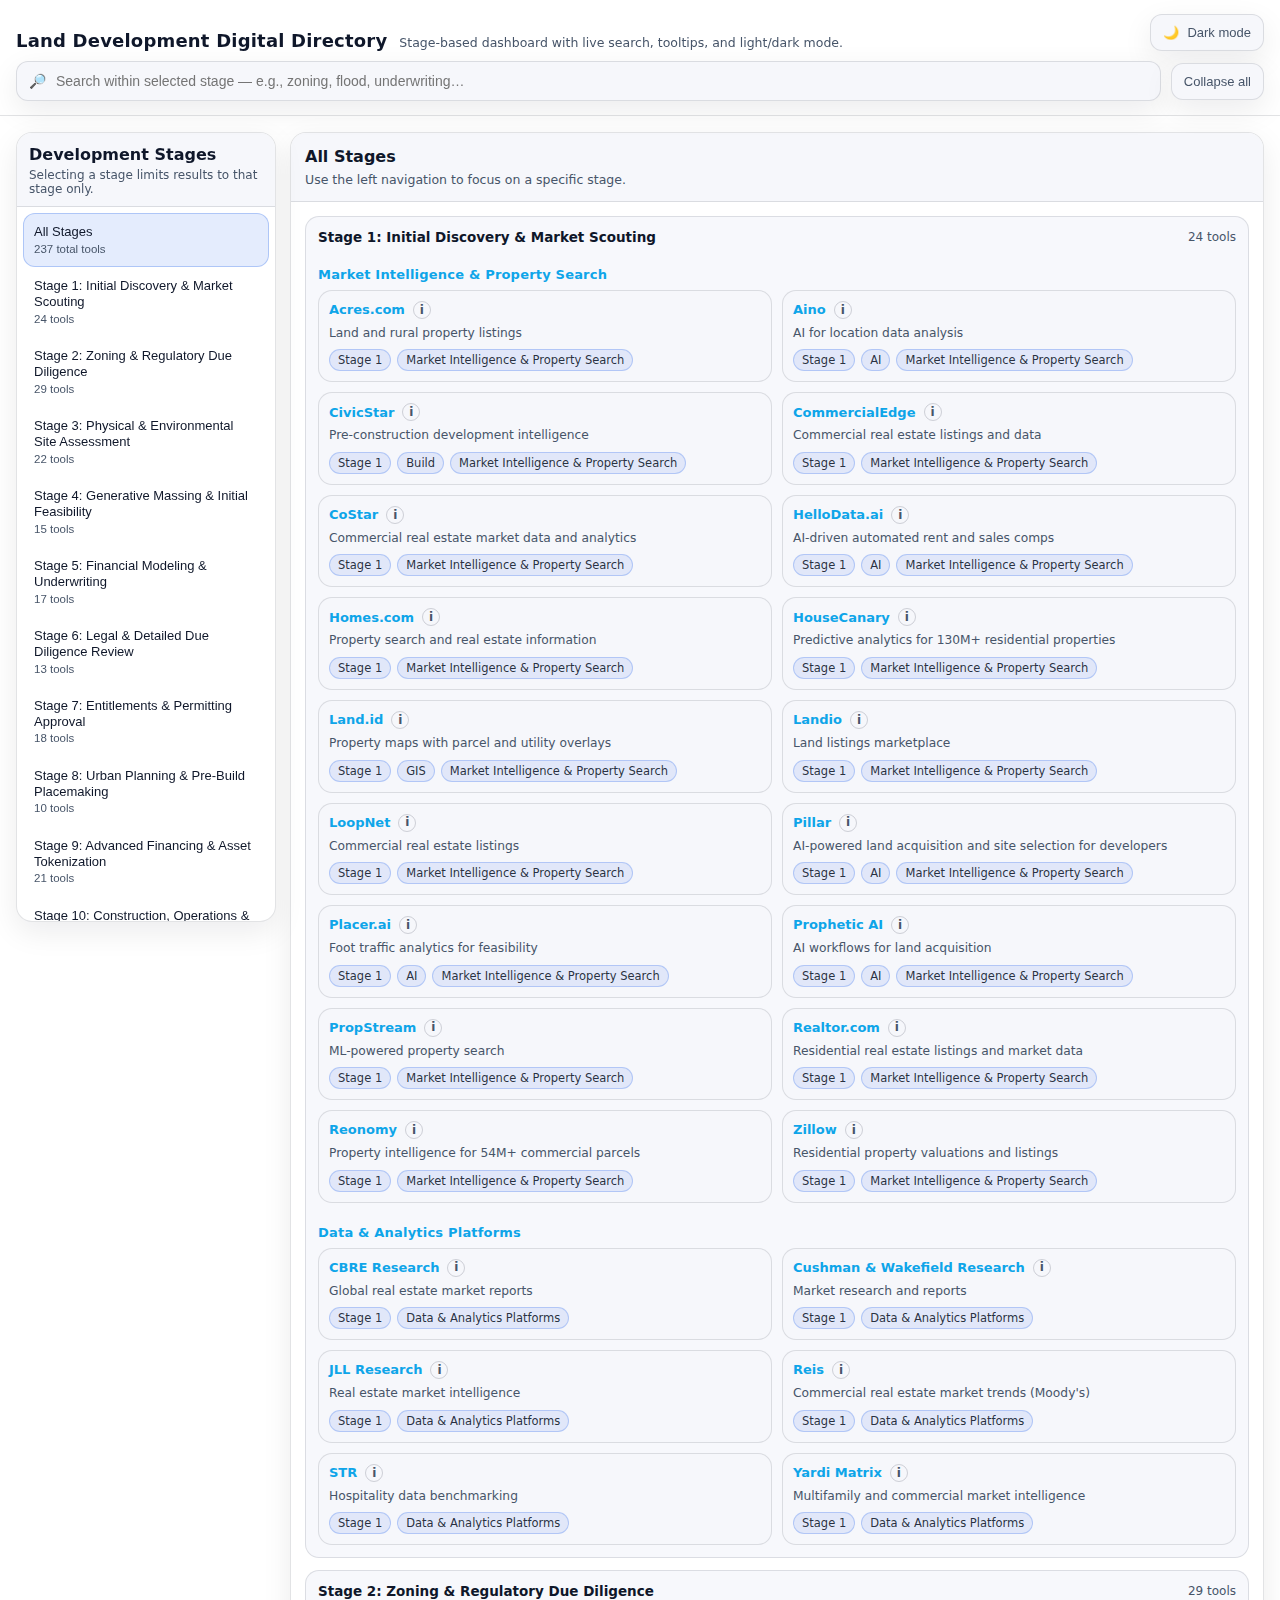
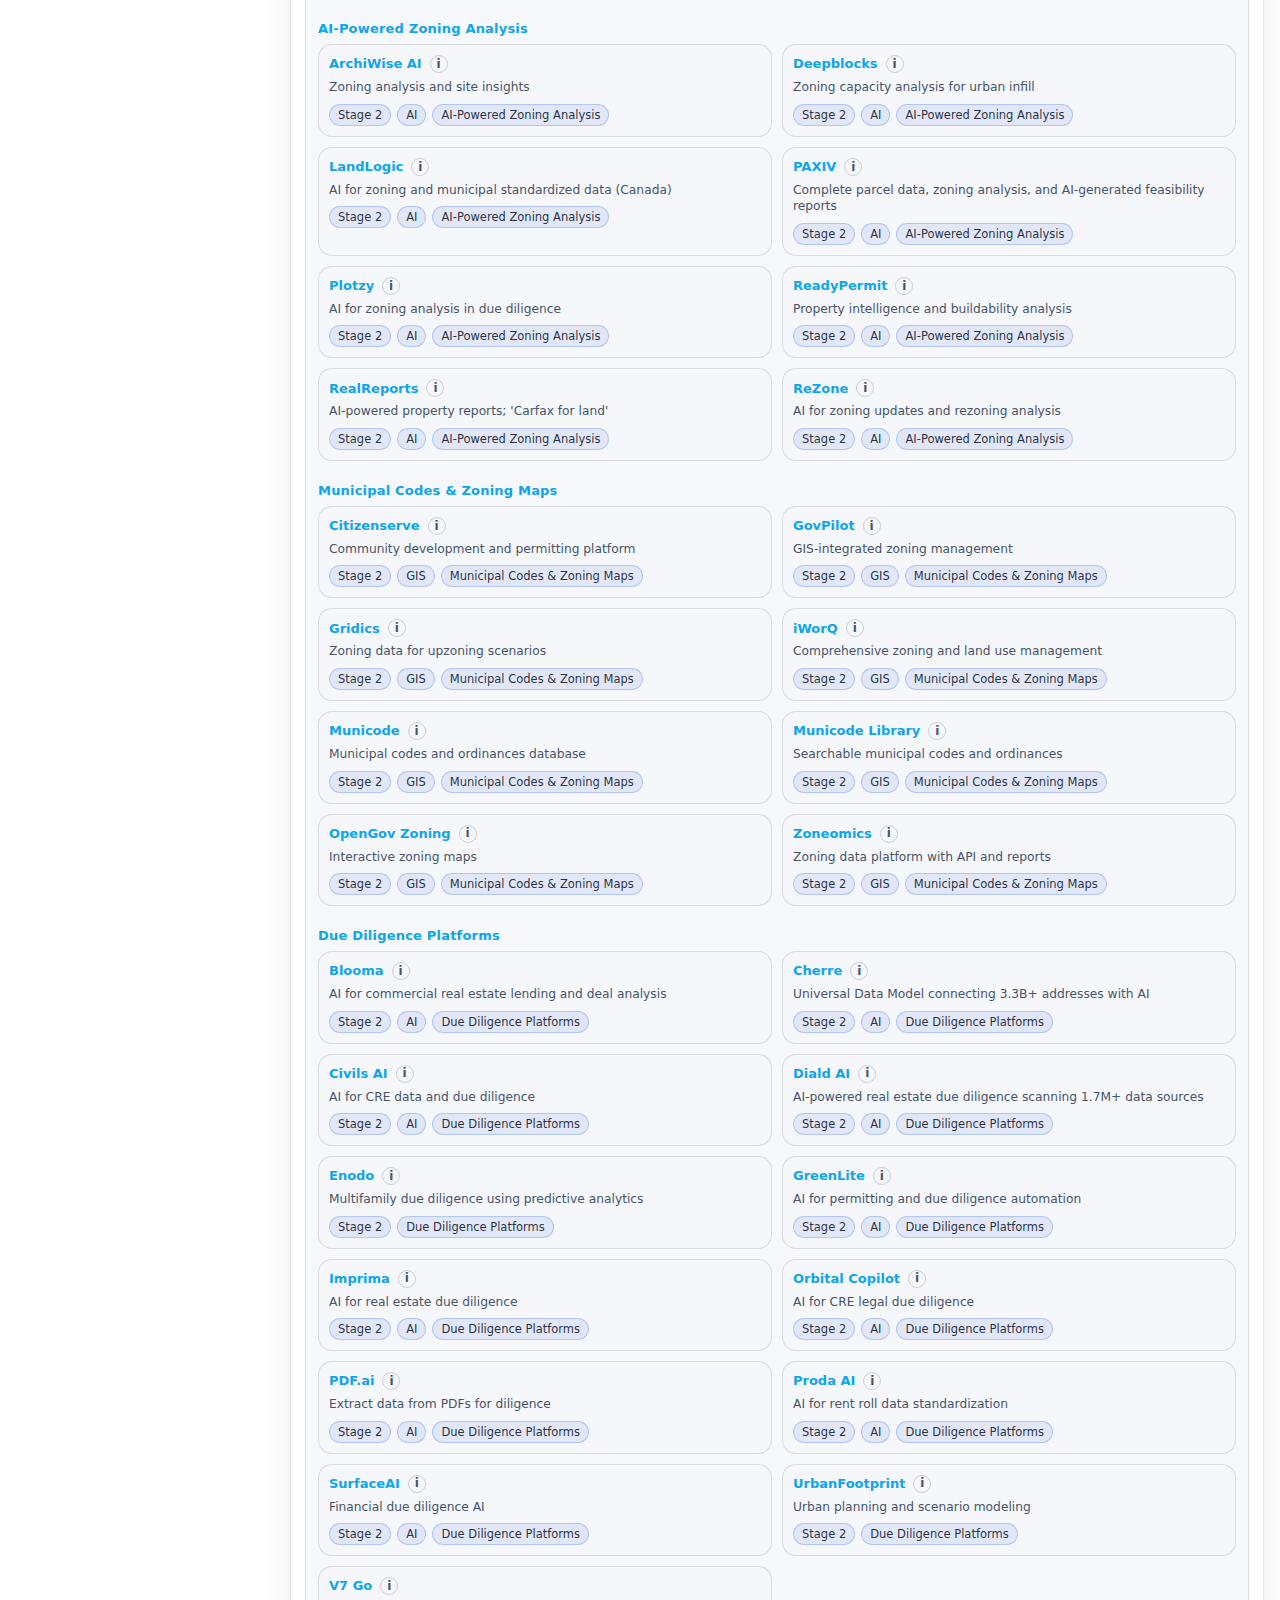
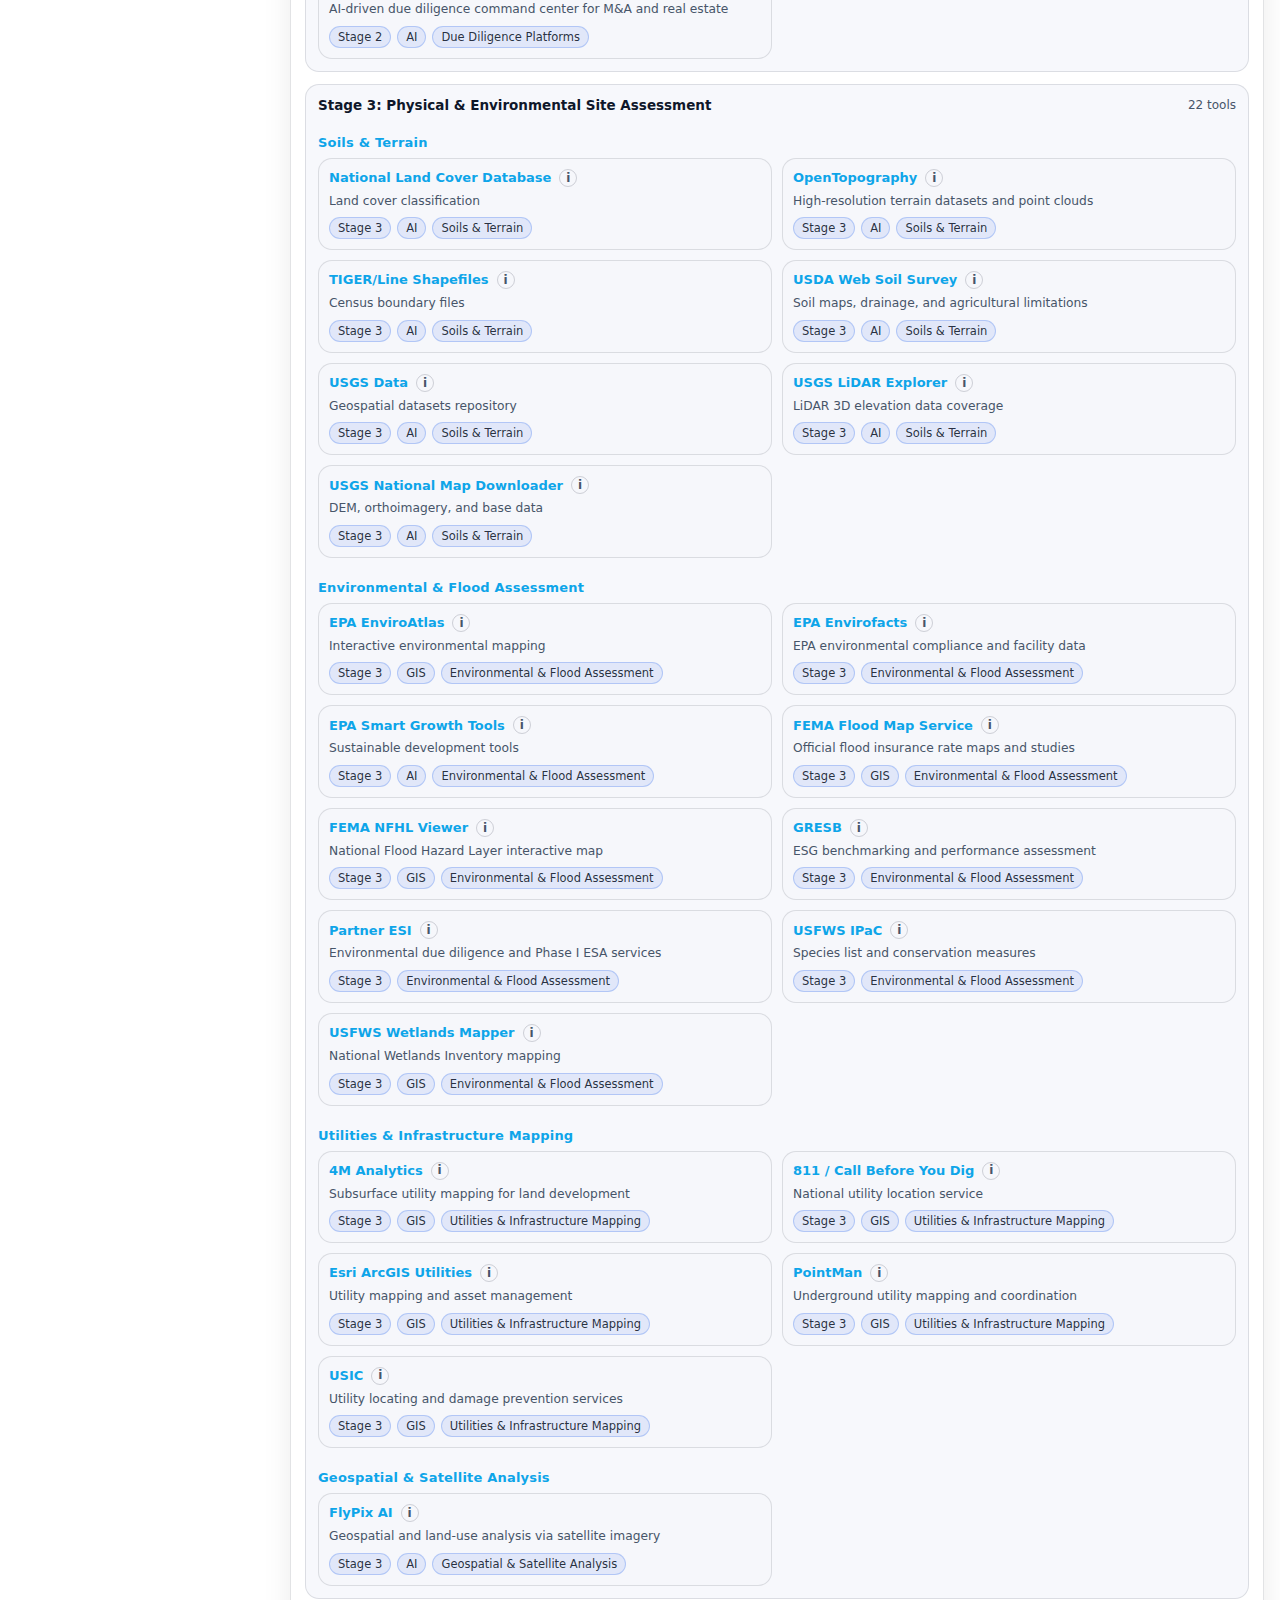
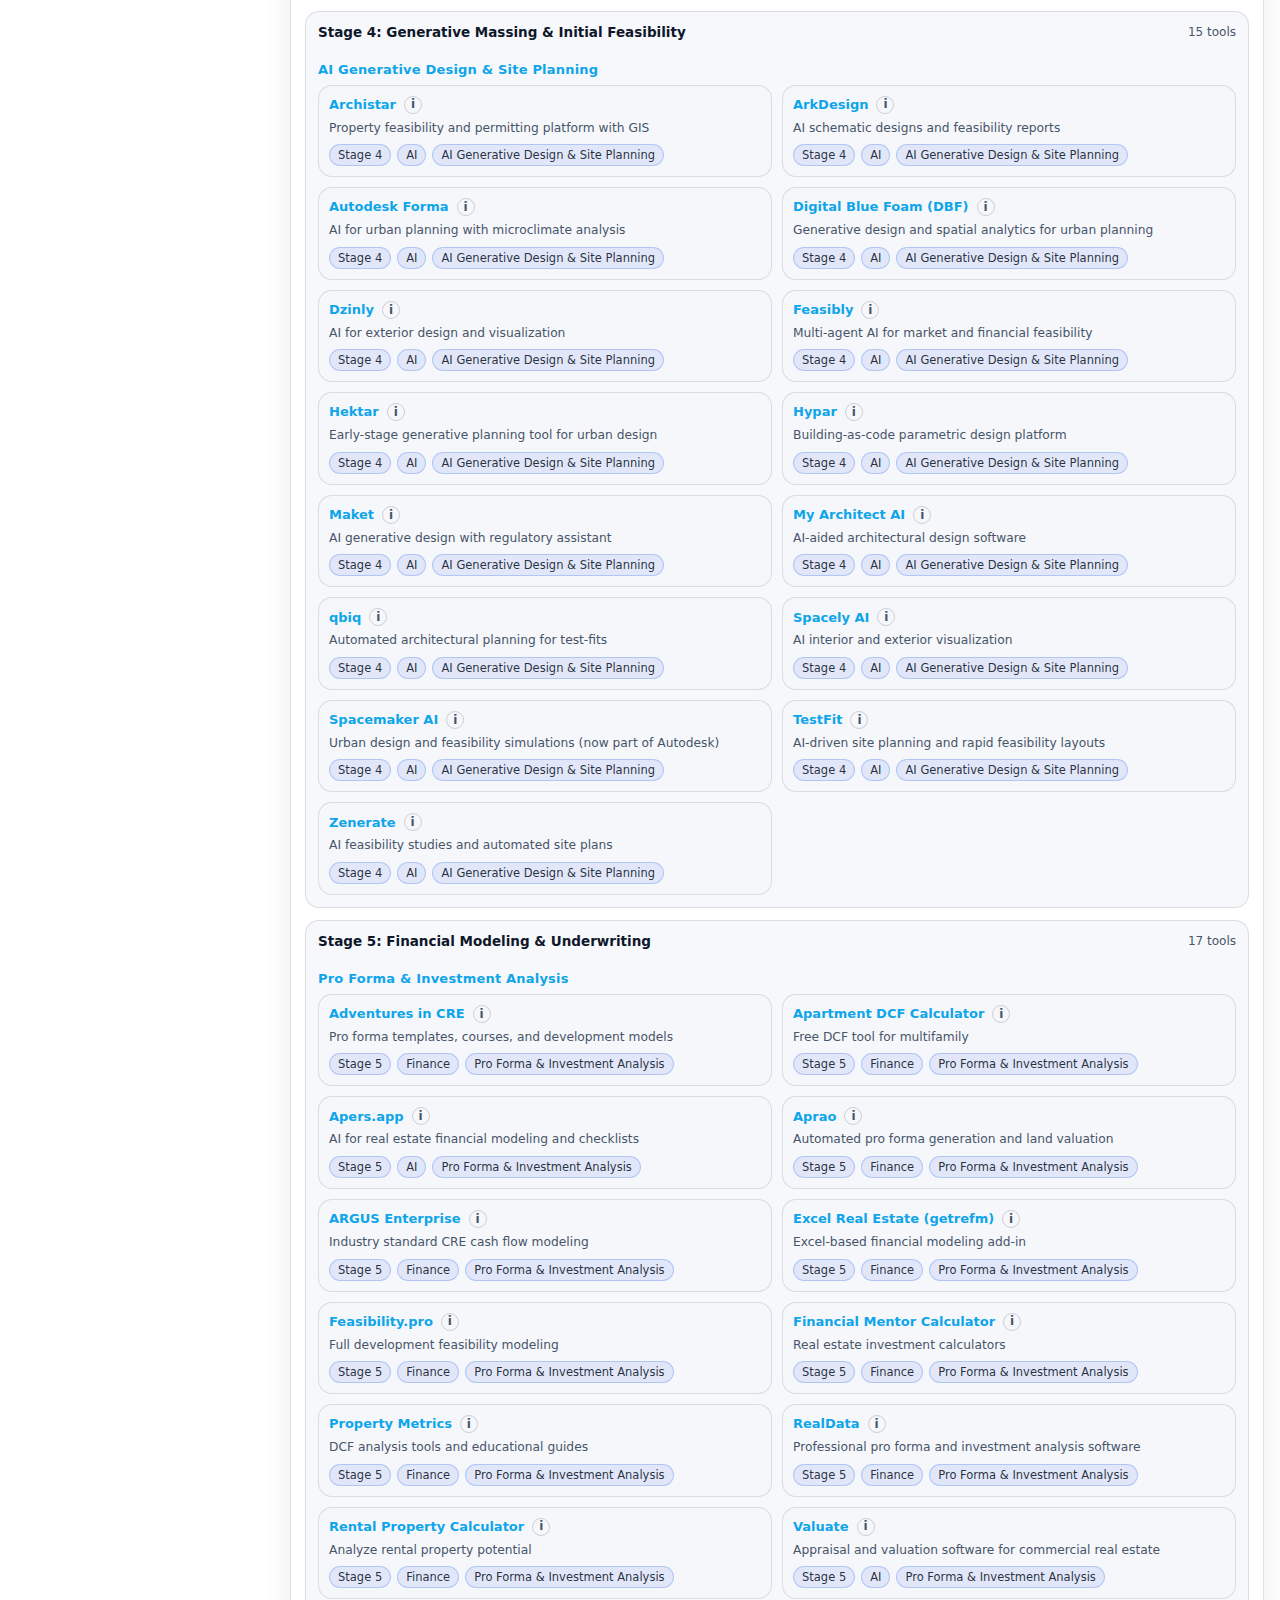
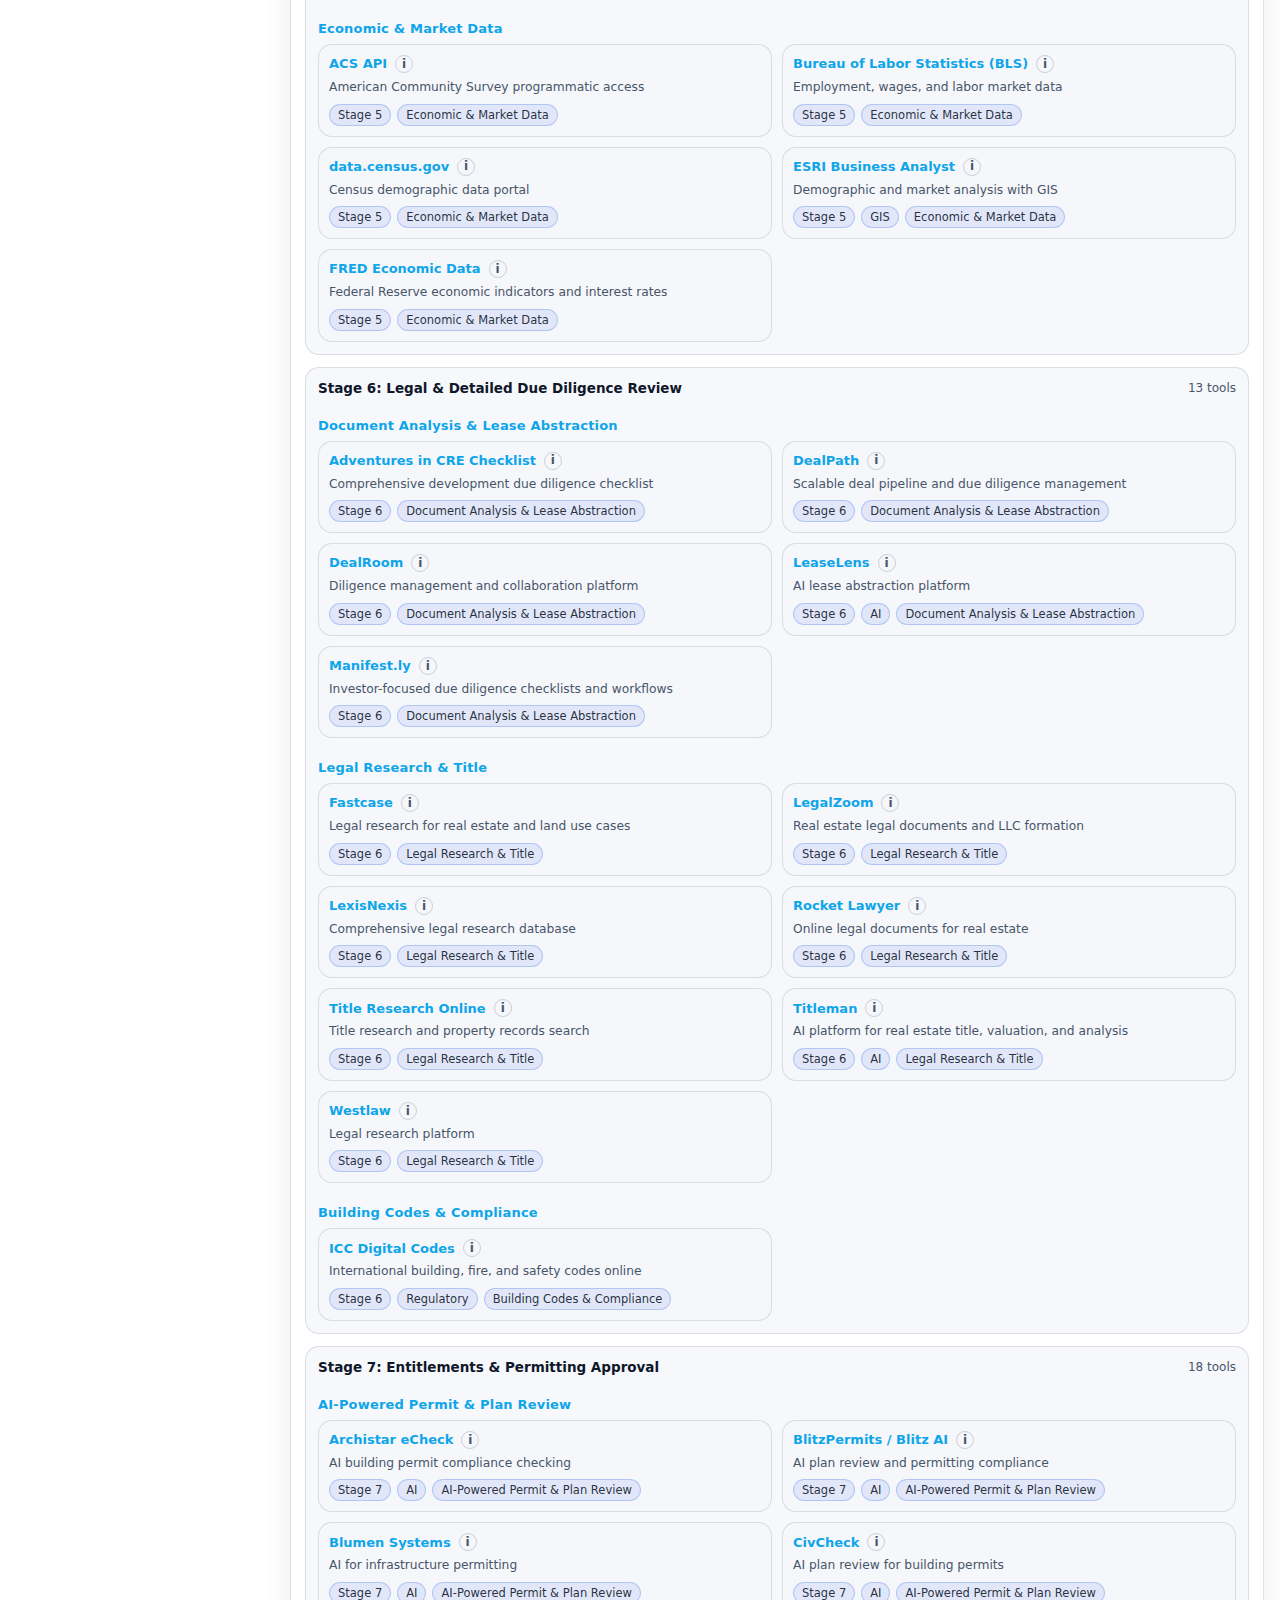
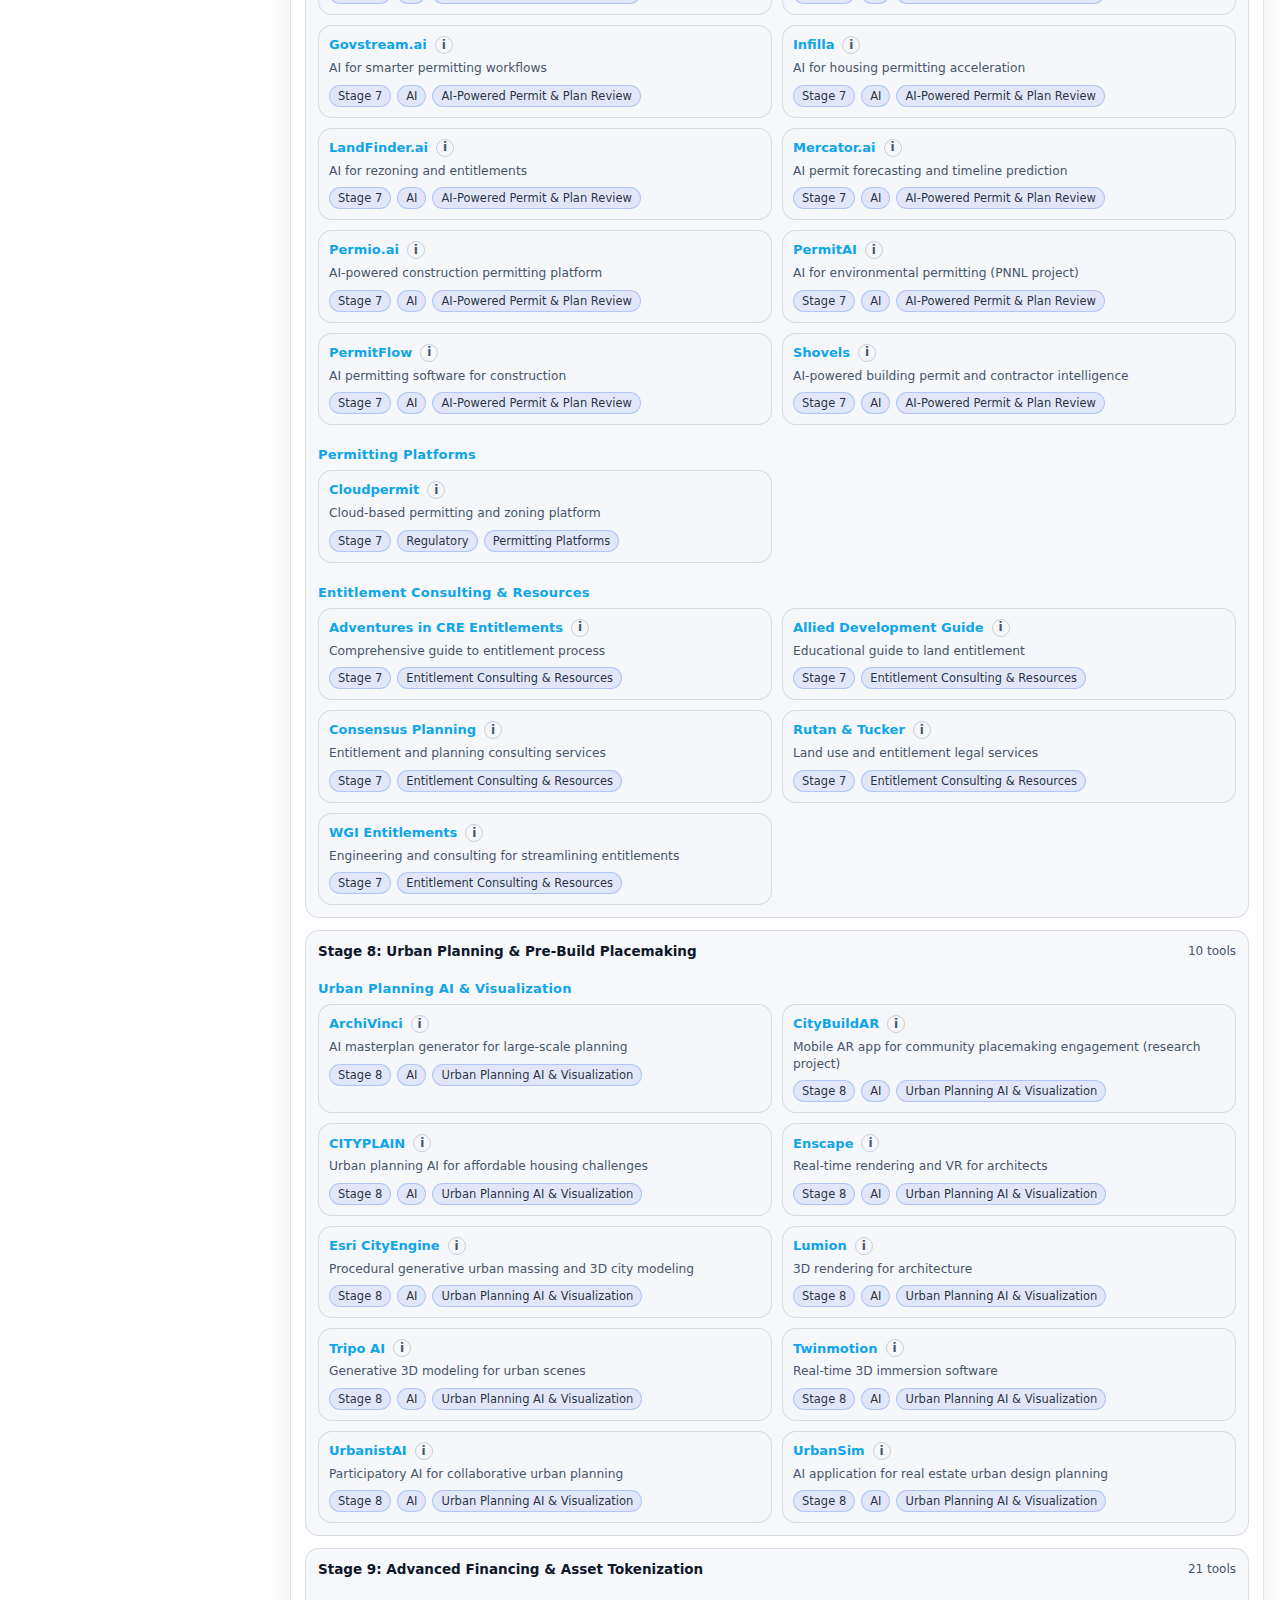
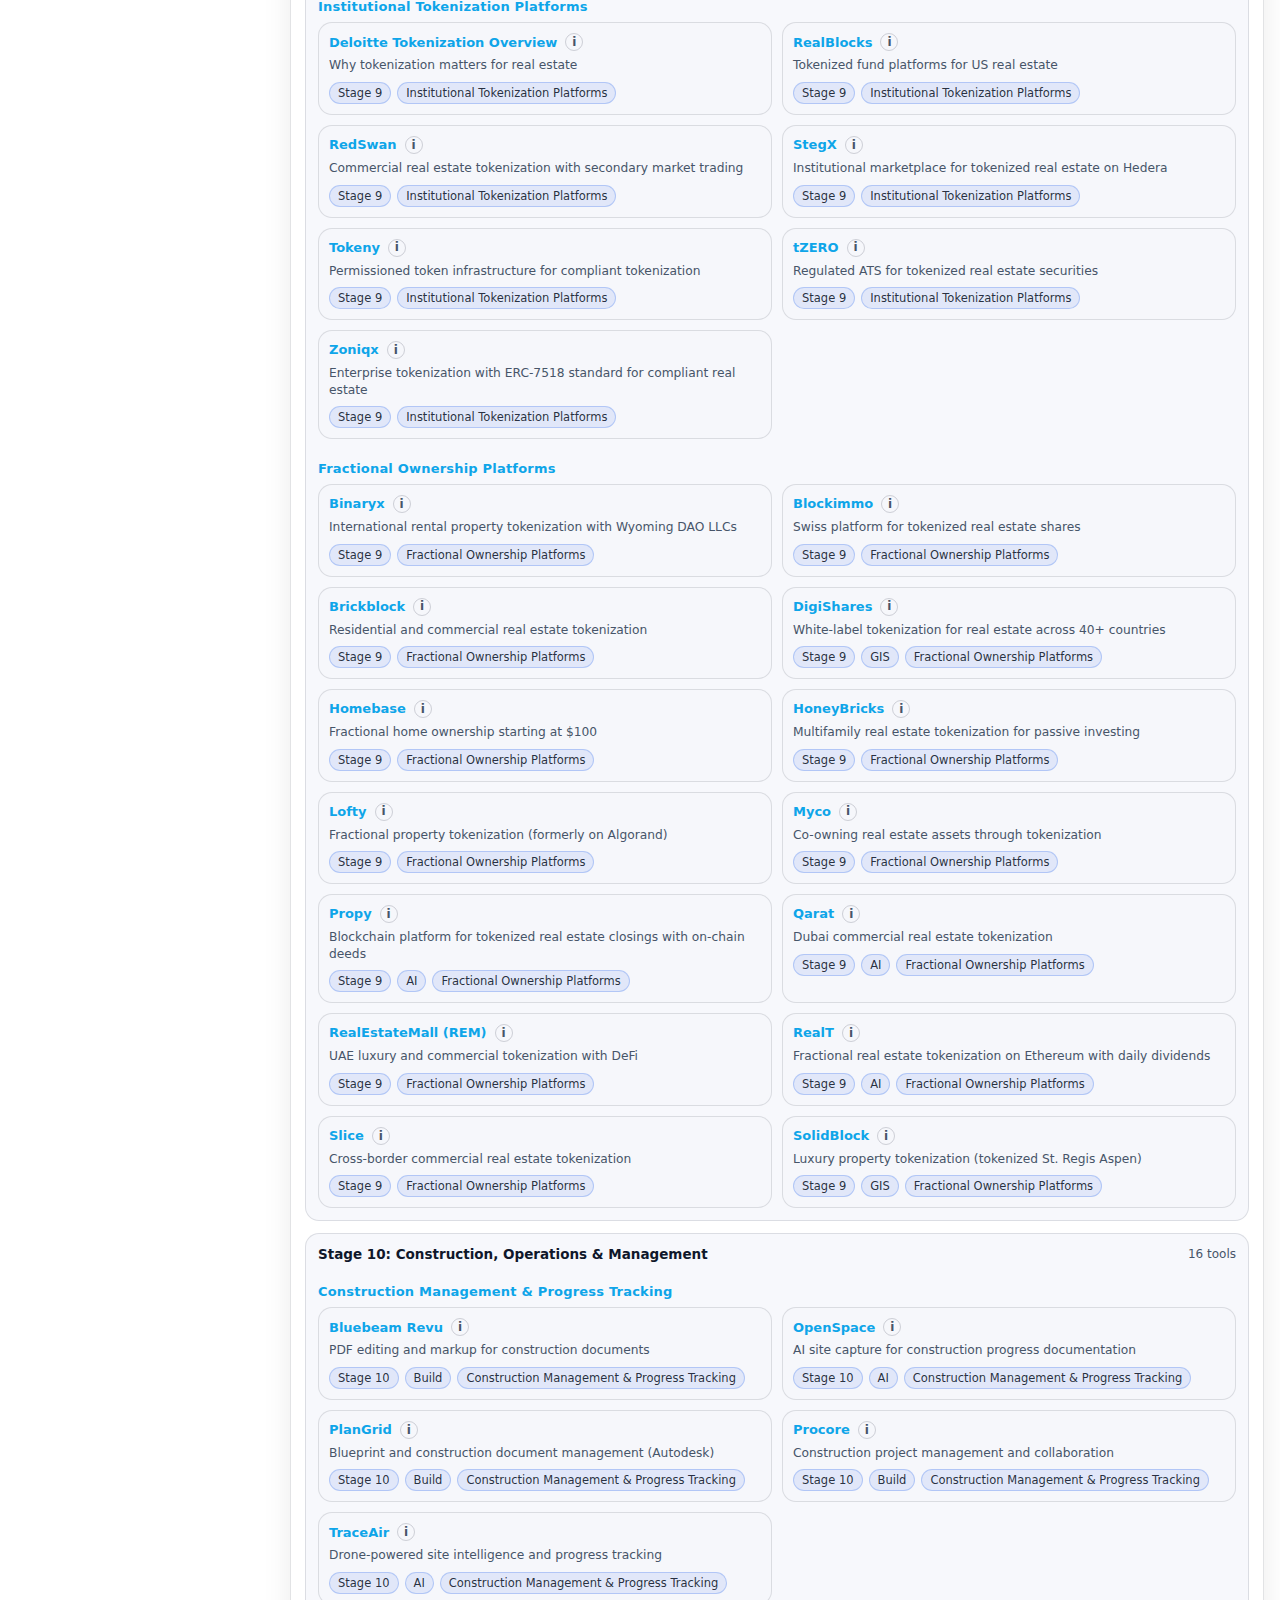
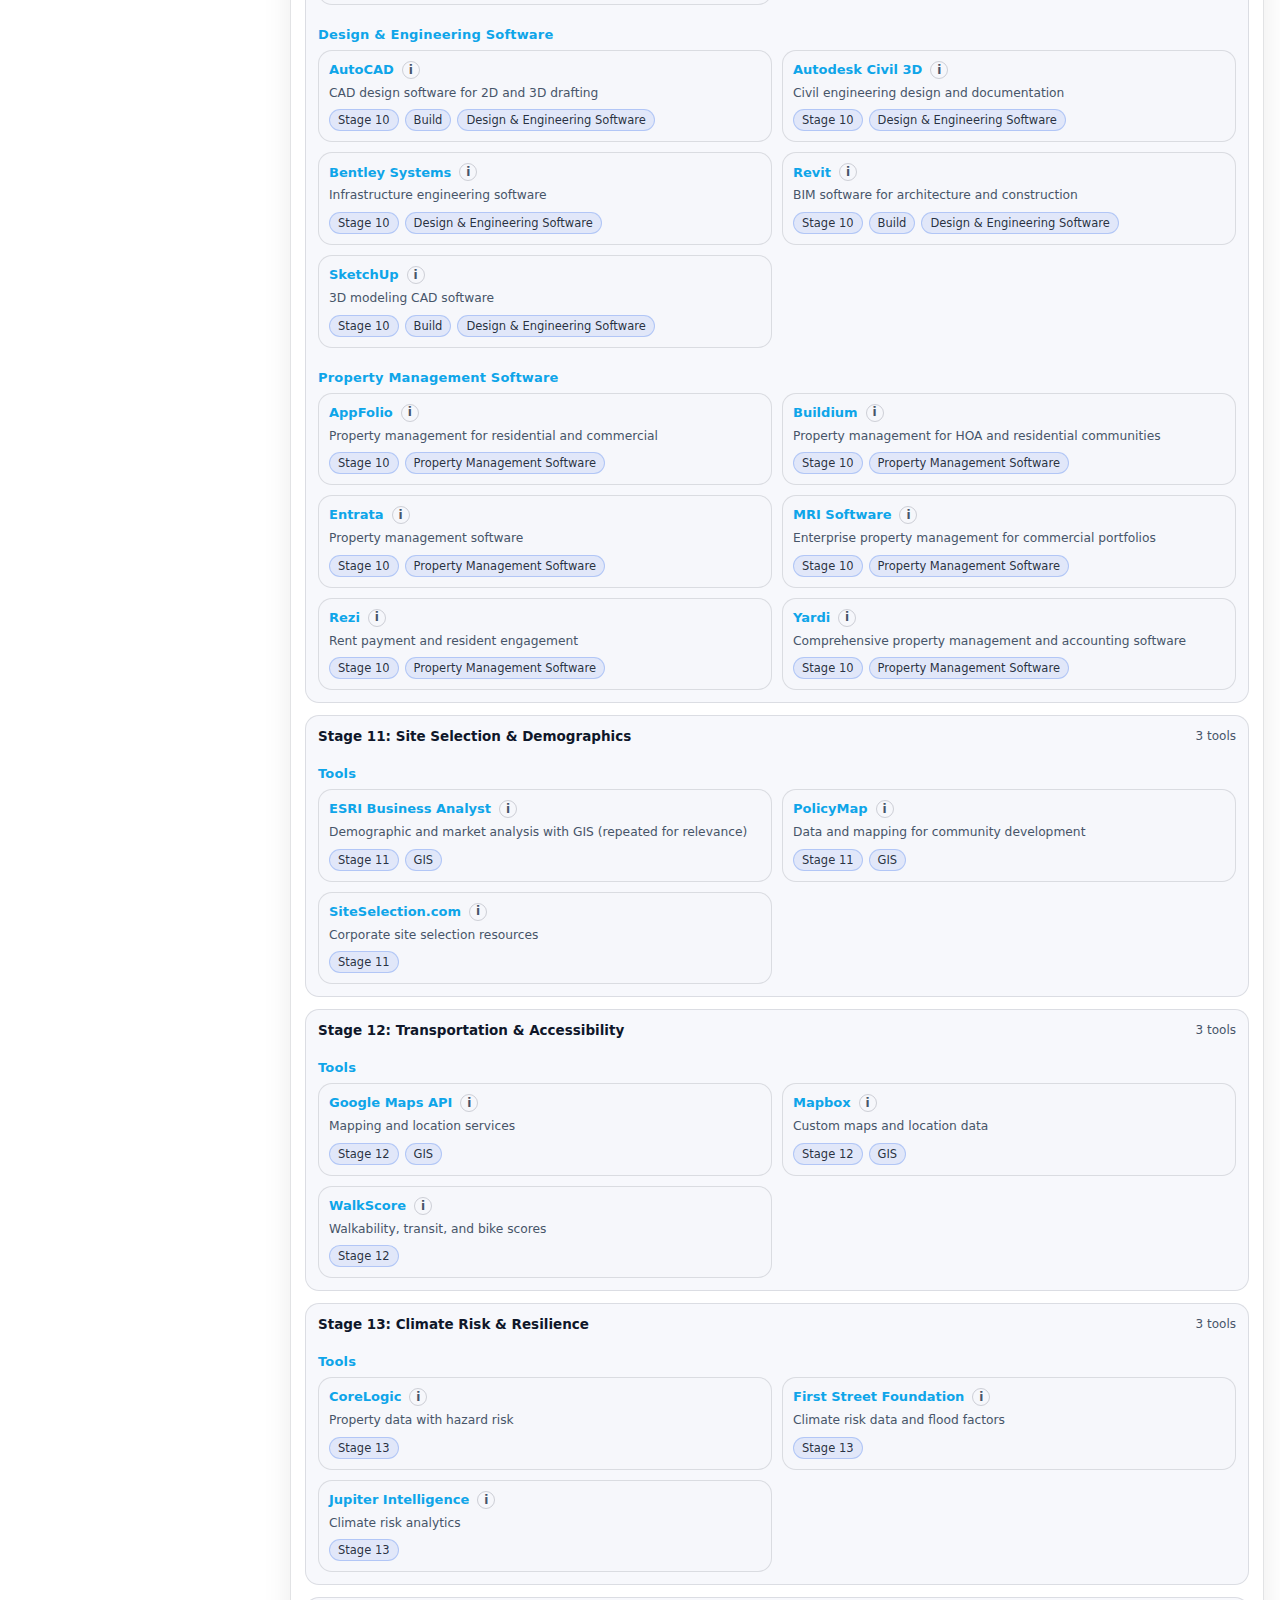
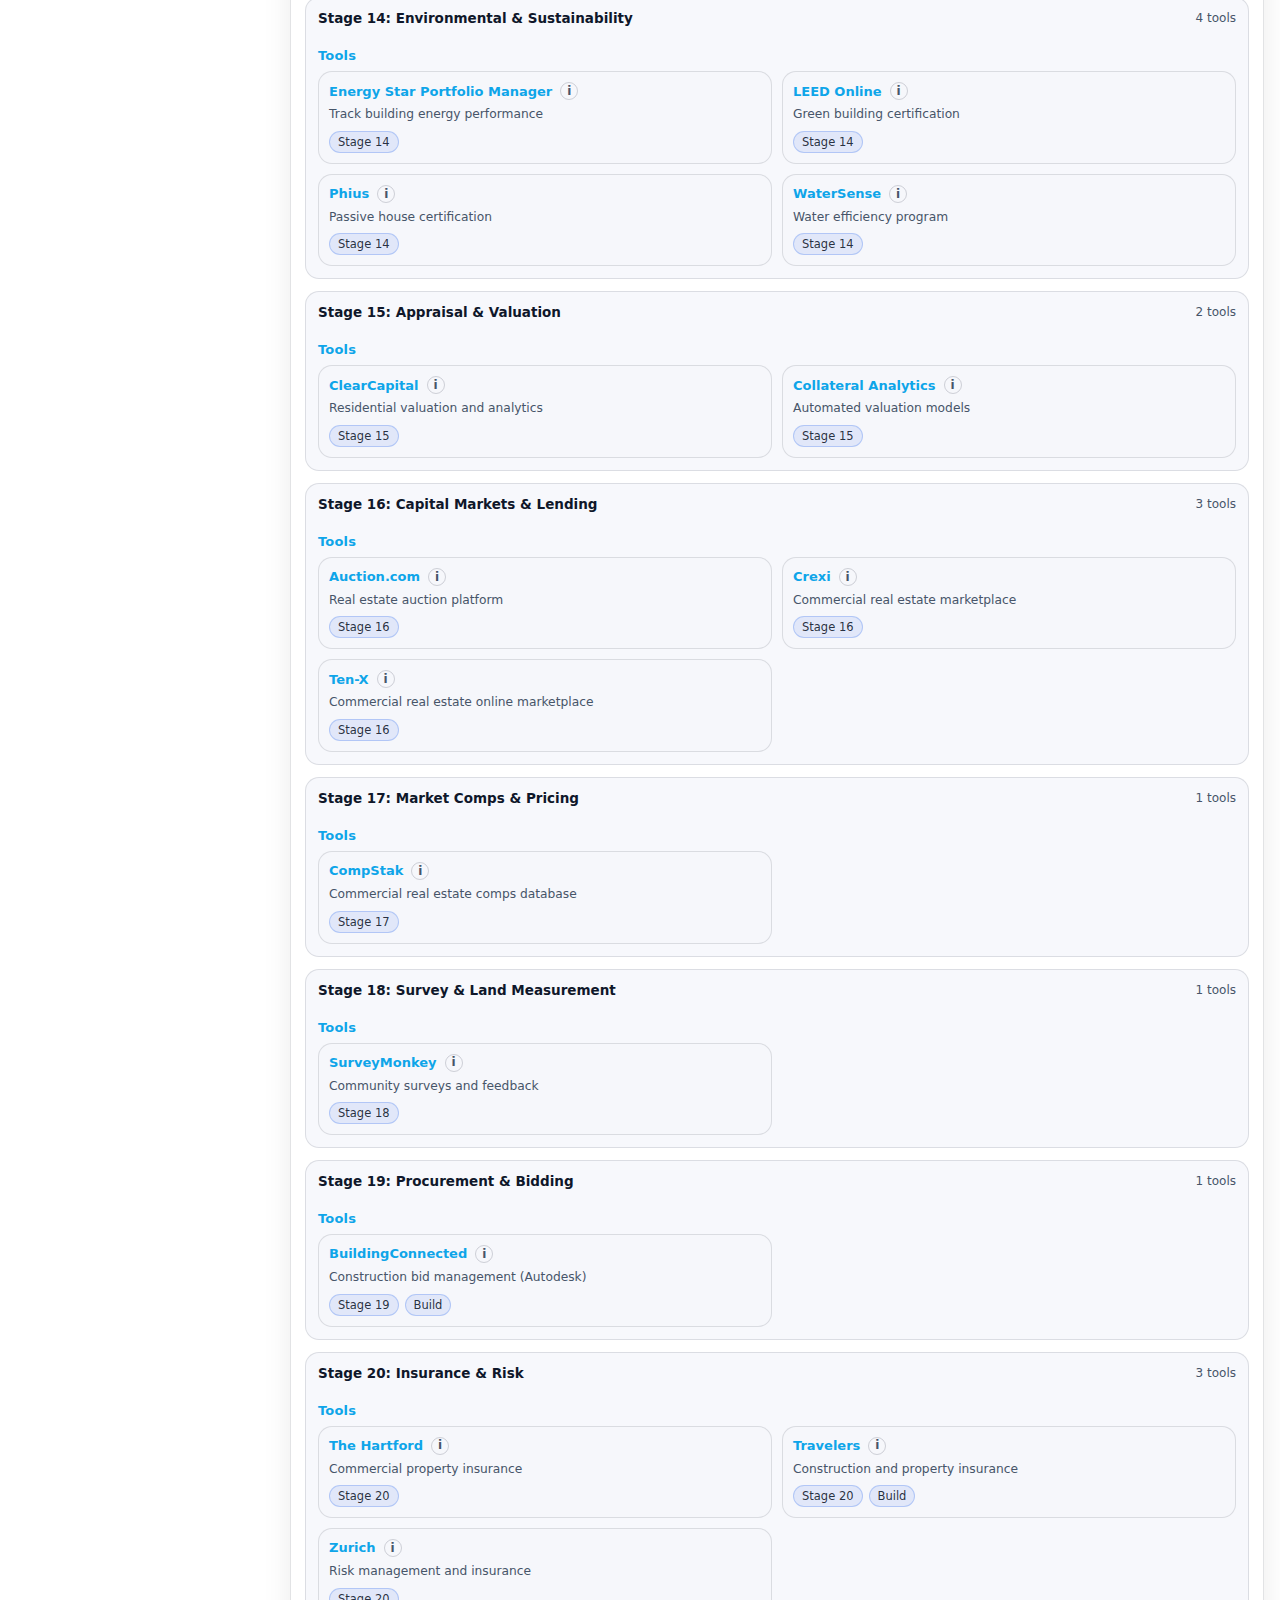
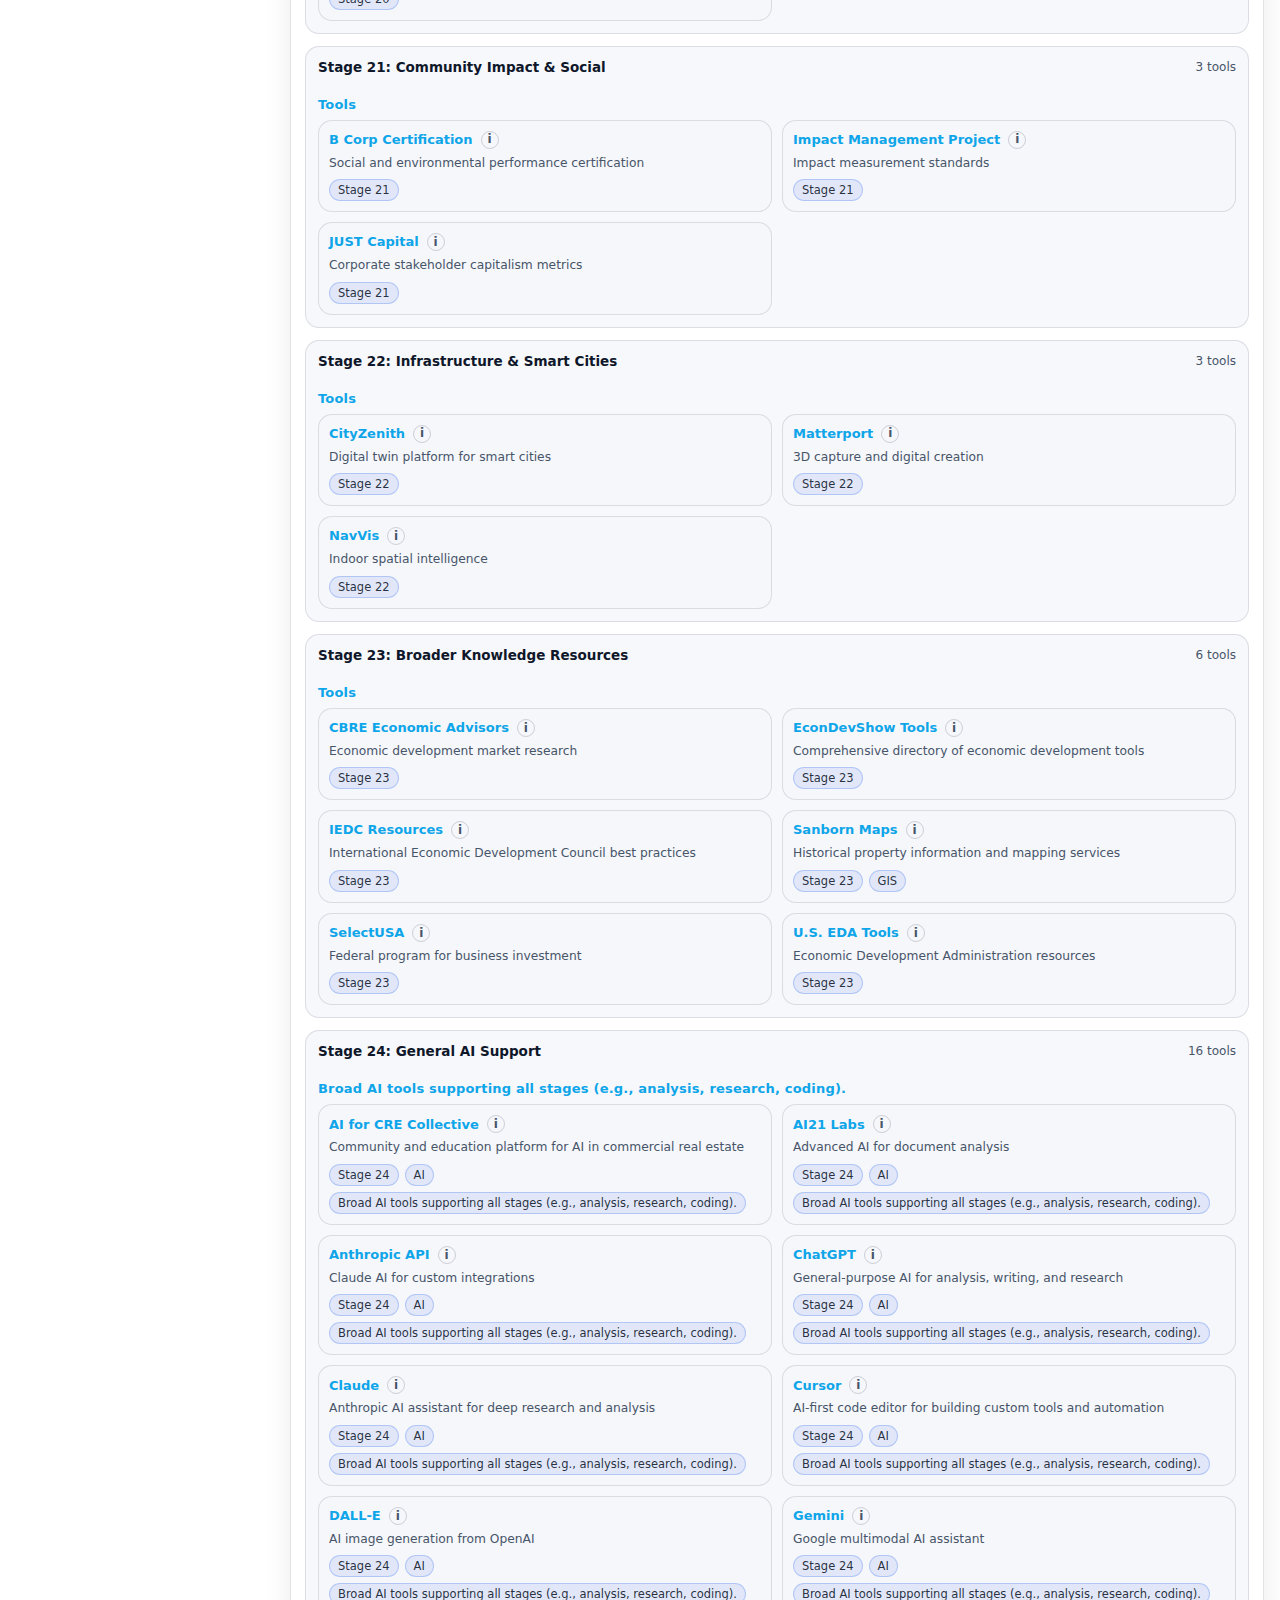
<file: Land_Development_Dashboard_search_all_stages_v2.html>
<!doctype html>
<html lang="en" data-theme="light">
<head>
  <meta charset="utf-8" />
  <meta name="viewport" content="width=device-width,initial-scale=1" />
  <title>Land Development Digital Directory</title>
  <style>
    :root{
      --bg:#ffffff;
      --panel:#ffffff;
      --panel2:#f6f7fb;
      --text:#0f172a;
      --muted:#475569;
      --line:rgba(15,23,42,.12);
      --accent:#2563eb;
      --accent2:#0ea5e9;
      --chip:rgba(37,99,235,.10);
      --shadow:0 10px 30px rgba(2,6,23,.08);
    }
    [data-theme="dark"]{
      --bg:#0b1220;
      --panel:rgba(18,26,43,.55);
      --panel2:rgba(15,23,38,.65);
      --text:#e8eefc;
      --muted:#aab6d6;
      --line:rgba(255,255,255,.09);
      --accent:#4ea1ff;
      --accent2:#7cdaff;
      --chip:rgba(78,161,255,.14);
      --shadow:0 10px 30px rgba(0,0,0,.35);
    }
    *{box-sizing:border-box;}
    body{
      margin:0;
      font-family:ui-sans-serif,system-ui,-apple-system,Segoe UI,Roboto,Helvetica,Arial,"Apple Color Emoji","Segoe UI Emoji";
      background: var(--bg);
      color: var(--text);
    }
    [data-theme="dark"] body{
      background:
        radial-gradient(1200px 700px at 20% -10%, rgba(78,161,255,.30), transparent 55%),
        radial-gradient(900px 600px at 90% 0%, rgba(124,218,255,.20), transparent 50%),
        var(--bg);
    }
    a{color:var(--accent2);text-decoration:none;}
    a:hover{text-decoration:underline;}
    header{
      position:sticky;top:0;z-index:30;
      background: color-mix(in oklab, var(--bg) 85%, transparent);
      backdrop-filter: blur(10px);
      border-bottom:1px solid var(--line);
    }
    .wrap{max-width:1320px;margin:0 auto;padding:14px 16px;}
    .titleRow{display:flex;align-items:flex-end;justify-content:space-between;gap:12px;flex-wrap:wrap;}
    .title{display:flex;align-items:baseline;gap:12px;flex-wrap:wrap;}
    .title h1{margin:0;font-size:18px;letter-spacing:.2px;}
    .subtitle{color:var(--muted);font-size:12.5px;}
    .controls{margin-top:10px;display:flex;gap:10px;flex-wrap:wrap;align-items:center;}
    .search{
      flex:1;min-width:240px;display:flex;gap:8px;align-items:center;
      padding:10px 12px;border:1px solid var(--line);border-radius:12px;
      background: var(--panel2);
      box-shadow: var(--shadow);
    }
    [data-theme="dark"] .search{box-shadow:none;background:rgba(18,26,43,.72);}
    .search input{width:100%;background:transparent;border:none;outline:none;color:var(--text);font-size:14px;}
    .btn{
      display:inline-flex;align-items:center;gap:8px;
      padding:10px 12px;border:1px solid var(--line);border-radius:12px;
      background: var(--panel2);
      color: var(--muted);
      font-size:13px;
      cursor:pointer;
      user-select:none;
      box-shadow: var(--shadow);
    }
    [data-theme="dark"] .btn{box-shadow:none;background:rgba(18,26,43,.72);}
    .layout{
      max-width:1320px;margin:0 auto;padding:16px;
      display:grid;grid-template-columns:260px 1fr;gap:14px;
    }
    nav{
      border:1px solid var(--line);border-radius:16px;background:var(--panel);
      overflow:hidden;position:sticky;top:92px;height:calc(100vh - 110px);
      box-shadow: var(--shadow);
    }
    [data-theme="dark"] nav{box-shadow:none;}
    .navhead{padding:12px 12px 10px 12px;border-bottom:1px solid var(--line);background:var(--panel2);}
    [data-theme="dark"] .navhead{background:rgba(15,23,38,.55);}
    .navhead .small{color:var(--muted);font-size:12px;margin-top:4px;}
    .navlist{overflow:auto;height:calc(100% - 58px);padding:6px;}
    .navbtn{
      width:100%;text-align:left;padding:10px 10px;border:1px solid transparent;
      background:transparent;color:var(--text);border-radius:12px;cursor:pointer;
      font-size:13px;line-height:1.2;
    }
    .navbtn:hover{background:rgba(37,99,235,.08);border-color:rgba(37,99,235,.18);}
    [data-theme="dark"] .navbtn:hover{background:rgba(78,161,255,.10);border-color:rgba(78,161,255,.20);}
    .navbtn.active{background:rgba(37,99,235,.12);border-color:rgba(37,99,235,.28);}
    [data-theme="dark"] .navbtn.active{background:rgba(78,161,255,.18);border-color:rgba(78,161,255,.35);}
    .navbtn .muted{display:block;color:var(--muted);font-size:11.5px;margin-top:3px;}
    main{
      border:1px solid var(--line);border-radius:16px;background:var(--panel);
      overflow:hidden;box-shadow: var(--shadow);
    }
    [data-theme="dark"] main{box-shadow:none;}
    .mainhead{padding:14px 14px 12px 14px;border-bottom:1px solid var(--line);background:var(--panel2);}
    [data-theme="dark"] .mainhead{background:rgba(15,23,38,.55);}
    .mainhead h2{margin:0;font-size:16px;}
    .mainhead p{margin:6px 0 0 0;color:var(--muted);font-size:12.5px;line-height:1.35;}
    .content{padding:14px;}
    details.stage{
      border:1px solid var(--line);border-radius:14px;background:color-mix(in oklab, var(--panel2) 85%, transparent);
      margin-bottom:12px;overflow:hidden;
    }
    [data-theme="dark"] details.stage{background:rgba(15,23,38,.35);}
    details.stage>summary{
      list-style:none;cursor:pointer;padding:12px 12px;
      display:flex;justify-content:space-between;align-items:center;gap:10px;
    }
    details.stage>summary::-webkit-details-marker{display:none;}
    .stageTitle{font-weight:600;font-size:13.5px;}
    .count{color:var(--muted);font-size:12px;white-space:nowrap;}
    .section{padding:0 12px 12px 12px;}
    .section h3{margin:10px 0 8px 0;font-size:13px;color:var(--accent2);letter-spacing:.2px;}
    .tools{display:grid;gap:10px;grid-template-columns:repeat(2,minmax(0,1fr));}
    .card{
      border:1px solid var(--line);border-radius:14px;background:var(--panel2);
      padding:10px 10px;display:flex;flex-direction:column;gap:6px;min-height:78px;
    }
    [data-theme="dark"] .card{background:rgba(18,26,43,.55);}
    .cardTop{display:flex;align-items:center;justify-content:space-between;gap:8px;}
    .name{
      font-weight:600;font-size:13px;line-height:1.2;display:flex;
      gap:8px;align-items:center;flex-wrap:wrap;
    }
    .desc{color:var(--muted);font-size:12.25px;line-height:1.35;}
    .meta{display:flex;gap:6px;flex-wrap:wrap;margin-top:2px;}
    .chip{
      padding:3px 8px;border-radius:999px;background:var(--chip);
      border:1px solid color-mix(in oklab, var(--accent) 25%, transparent);
      color: color-mix(in oklab, var(--text) 90%, transparent);
      font-size:11.5px;
    }
    [data-theme="dark"] .chip{border-color:rgba(78,161,255,.22);color:#d6e7ff;}
    .tip{
      display:inline-flex;align-items:center;justify-content:center;
      width:18px;height:18px;border-radius:999px;border:1px solid color-mix(in oklab, var(--text) 18%, transparent);
      color:var(--muted);font-size:12px;cursor:help;
    }
    .footer{padding:10px 16px 20px 16px;color:var(--muted);font-size:12px;max-width:1320px;margin:0 auto;}
    @media (max-width: 860px){
      .layout{grid-template-columns:1fr;}
      nav{position:relative;top:0;height:auto;}
      .tools{grid-template-columns:1fr;}
    }
  </style>
</head>
<body>
  <header>
    <div class="wrap">
      <div class="titleRow">
        <div class="title">
          <h1>Land Development Digital Directory</h1>
          <div class="subtitle">Stage-based dashboard with live search, tooltips, and light/dark mode.</div>
        </div>
        <button id="themeBtn" class="btn" type="button" title="Toggle theme">
          <span id="themeIcon">🌙</span>
          <span id="themeText">Dark mode</span>
        </button>
      </div>

      <div class="controls">
        <div class="search" title="Search within the current stage (or All Stages if selected).">
          <span style="color:var(--muted);font-size:14px;">🔎</span>
          <input id="q" type="text" placeholder="Search within selected stage — e.g., zoning, flood, underwriting…" />
        </div>
        <button id="expandBtn" class="btn" type="button" title="Expand or collapse all stage panels currently shown">
          Expand all
        </button>
      </div>
    </div>
  </header>

  <div class="layout">
    <nav>
      <div class="navhead">
        <div style="font-weight:700;">Development Stages</div>
        <div class="small">Selecting a stage limits results to that stage only.</div>
      </div>
      <div id="nav" class="navlist"></div>
    </nav>

    <main>
      <div class="mainhead">
        <h2 id="stageTitle">All Stages</h2>
        <p id="stageDesc">Use the left navigation to focus on a specific stage.</p>
      </div>
      <div id="main" class="content"></div>
    </main>
  </div>

  <div class="footer"></div>

<script>
const DATA = [{"stage": 1, "stage_title": "Initial Discovery & Market Scouting", "stage_desc": "Tools for identifying parcels, verifying market viability, and analyzing location data.", "section": "Market Intelligence & Property Search", "name": "Acres.com", "url": "https://www.acres.com/", "desc": "Land and rural property listings"}, {"stage": 1, "stage_title": "Initial Discovery & Market Scouting", "stage_desc": "Tools for identifying parcels, verifying market viability, and analyzing location data.", "section": "Market Intelligence & Property Search", "name": "Aino", "url": "https://www.aino.world/", "desc": "AI for location data analysis"}, {"stage": 1, "stage_title": "Initial Discovery & Market Scouting", "stage_desc": "Tools for identifying parcels, verifying market viability, and analyzing location data.", "section": "Market Intelligence & Property Search", "name": "CivicStar", "url": "https://getcivicstar.ai/", "desc": "Pre-construction development intelligence"}, {"stage": 1, "stage_title": "Initial Discovery & Market Scouting", "stage_desc": "Tools for identifying parcels, verifying market viability, and analyzing location data.", "section": "Market Intelligence & Property Search", "name": "CommercialEdge", "url": "https://www.commercialedge.com/", "desc": "Commercial real estate listings and data"}, {"stage": 1, "stage_title": "Initial Discovery & Market Scouting", "stage_desc": "Tools for identifying parcels, verifying market viability, and analyzing location data.", "section": "Market Intelligence & Property Search", "name": "CoStar", "url": "https://www.costar.com/", "desc": "Commercial real estate market data and analytics"}, {"stage": 1, "stage_title": "Initial Discovery & Market Scouting", "stage_desc": "Tools for identifying parcels, verifying market viability, and analyzing location data.", "section": "Market Intelligence & Property Search", "name": "HelloData.ai", "url": "https://hellodata.ai/", "desc": "AI-driven automated rent and sales comps"}, {"stage": 1, "stage_title": "Initial Discovery & Market Scouting", "stage_desc": "Tools for identifying parcels, verifying market viability, and analyzing location data.", "section": "Market Intelligence & Property Search", "name": "Homes.com", "url": "https://www.homes.com/", "desc": "Property search and real estate information"}, {"stage": 1, "stage_title": "Initial Discovery & Market Scouting", "stage_desc": "Tools for identifying parcels, verifying market viability, and analyzing location data.", "section": "Market Intelligence & Property Search", "name": "HouseCanary", "url": "https://www.housecanary.com/", "desc": "Predictive analytics for 130M+ residential properties"}, {"stage": 1, "stage_title": "Initial Discovery & Market Scouting", "stage_desc": "Tools for identifying parcels, verifying market viability, and analyzing location data.", "section": "Market Intelligence & Property Search", "name": "Land.id", "url": "https://id.land/", "desc": "Property maps with parcel and utility overlays"}, {"stage": 1, "stage_title": "Initial Discovery & Market Scouting", "stage_desc": "Tools for identifying parcels, verifying market viability, and analyzing location data.", "section": "Market Intelligence & Property Search", "name": "Landio", "url": "https://www.landio.com/", "desc": "Land listings marketplace"}, {"stage": 1, "stage_title": "Initial Discovery & Market Scouting", "stage_desc": "Tools for identifying parcels, verifying market viability, and analyzing location data.", "section": "Market Intelligence & Property Search", "name": "LoopNet", "url": "https://www.loopnet.com/", "desc": "Commercial real estate listings"}, {"stage": 1, "stage_title": "Initial Discovery & Market Scouting", "stage_desc": "Tools for identifying parcels, verifying market viability, and analyzing location data.", "section": "Market Intelligence & Property Search", "name": "Pillar", "url": "https://www.pillarmarkets.com/", "desc": "AI-powered land acquisition and site selection for developers"}, {"stage": 1, "stage_title": "Initial Discovery & Market Scouting", "stage_desc": "Tools for identifying parcels, verifying market viability, and analyzing location data.", "section": "Market Intelligence & Property Search", "name": "Placer.ai", "url": "https://www.placer.ai/", "desc": "Foot traffic analytics for feasibility"}, {"stage": 1, "stage_title": "Initial Discovery & Market Scouting", "stage_desc": "Tools for identifying parcels, verifying market viability, and analyzing location data.", "section": "Market Intelligence & Property Search", "name": "Prophetic AI", "url": "https://www.propheticsoftware.ai/", "desc": "AI workflows for land acquisition"}, {"stage": 1, "stage_title": "Initial Discovery & Market Scouting", "stage_desc": "Tools for identifying parcels, verifying market viability, and analyzing location data.", "section": "Market Intelligence & Property Search", "name": "PropStream", "url": "https://www.propstream.com/", "desc": "ML-powered property search"}, {"stage": 1, "stage_title": "Initial Discovery & Market Scouting", "stage_desc": "Tools for identifying parcels, verifying market viability, and analyzing location data.", "section": "Market Intelligence & Property Search", "name": "Realtor.com", "url": "https://www.realtor.com/", "desc": "Residential real estate listings and market data"}, {"stage": 1, "stage_title": "Initial Discovery & Market Scouting", "stage_desc": "Tools for identifying parcels, verifying market viability, and analyzing location data.", "section": "Market Intelligence & Property Search", "name": "Reonomy", "url": "https://www.reonomy.com/", "desc": "Property intelligence for 54M+ commercial parcels"}, {"stage": 1, "stage_title": "Initial Discovery & Market Scouting", "stage_desc": "Tools for identifying parcels, verifying market viability, and analyzing location data.", "section": "Market Intelligence & Property Search", "name": "Zillow", "url": "https://www.zillow.com/", "desc": "Residential property valuations and listings"}, {"stage": 1, "stage_title": "Initial Discovery & Market Scouting", "stage_desc": "Tools for identifying parcels, verifying market viability, and analyzing location data.", "section": "Data & Analytics Platforms", "name": "CBRE Research", "url": "https://www.cbre.com/insights/reports", "desc": "Global real estate market reports"}, {"stage": 1, "stage_title": "Initial Discovery & Market Scouting", "stage_desc": "Tools for identifying parcels, verifying market viability, and analyzing location data.", "section": "Data & Analytics Platforms", "name": "Cushman & Wakefield Research", "url": "https://www.cushmanwakefield.com/en/insights", "desc": "Market research and reports"}, {"stage": 1, "stage_title": "Initial Discovery & Market Scouting", "stage_desc": "Tools for identifying parcels, verifying market viability, and analyzing location data.", "section": "Data & Analytics Platforms", "name": "JLL Research", "url": "https://www.jll.com/en/trends-and-insights", "desc": "Real estate market intelligence"}, {"stage": 1, "stage_title": "Initial Discovery & Market Scouting", "stage_desc": "Tools for identifying parcels, verifying market viability, and analyzing location data.", "section": "Data & Analytics Platforms", "name": "Reis", "url": "https://www.reis.com/", "desc": "Commercial real estate market trends (Moody's)"}, {"stage": 1, "stage_title": "Initial Discovery & Market Scouting", "stage_desc": "Tools for identifying parcels, verifying market viability, and analyzing location data.", "section": "Data & Analytics Platforms", "name": "STR", "url": "https://str.com/", "desc": "Hospitality data benchmarking"}, {"stage": 1, "stage_title": "Initial Discovery & Market Scouting", "stage_desc": "Tools for identifying parcels, verifying market viability, and analyzing location data.", "section": "Data & Analytics Platforms", "name": "Yardi Matrix", "url": "https://www.yardimatrix.com/", "desc": "Multifamily and commercial market intelligence"}, {"stage": 2, "stage_title": "Zoning & Regulatory Due Diligence", "stage_desc": "Tools for checking buildability, density limits, and zoning constraints.", "section": "AI-Powered Zoning Analysis", "name": "ArchiWise AI", "url": "https://www.archiwise.ai/", "desc": "Zoning analysis and site insights"}, {"stage": 2, "stage_title": "Zoning & Regulatory Due Diligence", "stage_desc": "Tools for checking buildability, density limits, and zoning constraints.", "section": "AI-Powered Zoning Analysis", "name": "Deepblocks", "url": "https://deepblocks.com/", "desc": "Zoning capacity analysis for urban infill"}, {"stage": 2, "stage_title": "Zoning & Regulatory Due Diligence", "stage_desc": "Tools for checking buildability, density limits, and zoning constraints.", "section": "AI-Powered Zoning Analysis", "name": "LandLogic", "url": "https://www.landlogic.ai/", "desc": "AI for zoning and municipal standardized data (Canada)"}, {"stage": 2, "stage_title": "Zoning & Regulatory Due Diligence", "stage_desc": "Tools for checking buildability, density limits, and zoning constraints.", "section": "AI-Powered Zoning Analysis", "name": "PAXIV", "url": "https://paxiv.com/", "desc": "Complete parcel data, zoning analysis, and AI-generated feasibility reports"}, {"stage": 2, "stage_title": "Zoning & Regulatory Due Diligence", "stage_desc": "Tools for checking buildability, density limits, and zoning constraints.", "section": "AI-Powered Zoning Analysis", "name": "Plotzy", "url": "https://plotzy.ai/", "desc": "AI for zoning analysis in due diligence"}, {"stage": 2, "stage_title": "Zoning & Regulatory Due Diligence", "stage_desc": "Tools for checking buildability, density limits, and zoning constraints.", "section": "AI-Powered Zoning Analysis", "name": "ReadyPermit", "url": "https://readypermit.ai/", "desc": "Property intelligence and buildability analysis"}, {"stage": 2, "stage_title": "Zoning & Regulatory Due Diligence", "stage_desc": "Tools for checking buildability, density limits, and zoning constraints.", "section": "AI-Powered Zoning Analysis", "name": "RealReports", "url": "https://www.realreports.ai/", "desc": "AI-powered property reports; 'Carfax for land'"}, {"stage": 2, "stage_title": "Zoning & Regulatory Due Diligence", "stage_desc": "Tools for checking buildability, density limits, and zoning constraints.", "section": "AI-Powered Zoning Analysis", "name": "ReZone", "url": "https://www.rezone.ai/", "desc": "AI for zoning updates and rezoning analysis"}, {"stage": 2, "stage_title": "Zoning & Regulatory Due Diligence", "stage_desc": "Tools for checking buildability, density limits, and zoning constraints.", "section": "Municipal Codes & Zoning Maps", "name": "Citizenserve", "url": "https://www.citizenserve.com/", "desc": "Community development and permitting platform"}, {"stage": 2, "stage_title": "Zoning & Regulatory Due Diligence", "stage_desc": "Tools for checking buildability, density limits, and zoning constraints.", "section": "Municipal Codes & Zoning Maps", "name": "GovPilot", "url": "https://www.govpilot.com/planning-and-zoning-software", "desc": "GIS-integrated zoning management"}, {"stage": 2, "stage_title": "Zoning & Regulatory Due Diligence", "stage_desc": "Tools for checking buildability, density limits, and zoning constraints.", "section": "Municipal Codes & Zoning Maps", "name": "Gridics", "url": "https://gridics.com/", "desc": "Zoning data for upzoning scenarios"}, {"stage": 2, "stage_title": "Zoning & Regulatory Due Diligence", "stage_desc": "Tools for checking buildability, density limits, and zoning constraints.", "section": "Municipal Codes & Zoning Maps", "name": "iWorQ", "url": "https://iworq.com/systems/planning-zoning-software/", "desc": "Comprehensive zoning and land use management"}, {"stage": 2, "stage_title": "Zoning & Regulatory Due Diligence", "stage_desc": "Tools for checking buildability, density limits, and zoning constraints.", "section": "Municipal Codes & Zoning Maps", "name": "Municode", "url": "https://www.municode.com/", "desc": "Municipal codes and ordinances database"}, {"stage": 2, "stage_title": "Zoning & Regulatory Due Diligence", "stage_desc": "Tools for checking buildability, density limits, and zoning constraints.", "section": "Municipal Codes & Zoning Maps", "name": "Municode Library", "url": "https://library.municode.com/", "desc": "Searchable municipal codes and ordinances"}, {"stage": 2, "stage_title": "Zoning & Regulatory Due Diligence", "stage_desc": "Tools for checking buildability, density limits, and zoning constraints.", "section": "Municipal Codes & Zoning Maps", "name": "OpenGov Zoning", "url": "https://opengov.com/products/permitting-and-licensing/zoning-software/", "desc": "Interactive zoning maps"}, {"stage": 2, "stage_title": "Zoning & Regulatory Due Diligence", "stage_desc": "Tools for checking buildability, density limits, and zoning constraints.", "section": "Municipal Codes & Zoning Maps", "name": "Zoneomics", "url": "https://zoneomics.com/", "desc": "Zoning data platform with API and reports"}, {"stage": 2, "stage_title": "Zoning & Regulatory Due Diligence", "stage_desc": "Tools for checking buildability, density limits, and zoning constraints.", "section": "Due Diligence Platforms", "name": "Blooma", "url": "https://www.blooma.ai/", "desc": "AI for commercial real estate lending and deal analysis"}, {"stage": 2, "stage_title": "Zoning & Regulatory Due Diligence", "stage_desc": "Tools for checking buildability, density limits, and zoning constraints.", "section": "Due Diligence Platforms", "name": "Cherre", "url": "https://cherre.com/", "desc": "Universal Data Model connecting 3.3B+ addresses with AI"}, {"stage": 2, "stage_title": "Zoning & Regulatory Due Diligence", "stage_desc": "Tools for checking buildability, density limits, and zoning constraints.", "section": "Due Diligence Platforms", "name": "Civils AI", "url": "https://www.civils.ai/", "desc": "AI for CRE data and due diligence"}, {"stage": 2, "stage_title": "Zoning & Regulatory Due Diligence", "stage_desc": "Tools for checking buildability, density limits, and zoning constraints.", "section": "Due Diligence Platforms", "name": "Diald AI", "url": "https://www.diald.ai/", "desc": "AI-powered real estate due diligence scanning 1.7M+ data sources"}, {"stage": 2, "stage_title": "Zoning & Regulatory Due Diligence", "stage_desc": "Tools for checking buildability, density limits, and zoning constraints.", "section": "Due Diligence Platforms", "name": "Enodo", "url": "https://www.enodoinc.com/", "desc": "Multifamily due diligence using predictive analytics"}, {"stage": 2, "stage_title": "Zoning & Regulatory Due Diligence", "stage_desc": "Tools for checking buildability, density limits, and zoning constraints.", "section": "Due Diligence Platforms", "name": "GreenLite", "url": "https://www.greenlite.com/", "desc": "AI for permitting and due diligence automation"}, {"stage": 2, "stage_title": "Zoning & Regulatory Due Diligence", "stage_desc": "Tools for checking buildability, density limits, and zoning constraints.", "section": "Due Diligence Platforms", "name": "Imprima", "url": "https://www.imprima.com/", "desc": "AI for real estate due diligence"}, {"stage": 2, "stage_title": "Zoning & Regulatory Due Diligence", "stage_desc": "Tools for checking buildability, density limits, and zoning constraints.", "section": "Due Diligence Platforms", "name": "Orbital Copilot", "url": "https://www.orbitalcopilot.com/", "desc": "AI for CRE legal due diligence"}, {"stage": 2, "stage_title": "Zoning & Regulatory Due Diligence", "stage_desc": "Tools for checking buildability, density limits, and zoning constraints.", "section": "Due Diligence Platforms", "name": "PDF.ai", "url": "https://pdf.ai/", "desc": "Extract data from PDFs for diligence"}, {"stage": 2, "stage_title": "Zoning & Regulatory Due Diligence", "stage_desc": "Tools for checking buildability, density limits, and zoning constraints.", "section": "Due Diligence Platforms", "name": "Proda AI", "url": "https://www.proda.ai/", "desc": "AI for rent roll data standardization"}, {"stage": 2, "stage_title": "Zoning & Regulatory Due Diligence", "stage_desc": "Tools for checking buildability, density limits, and zoning constraints.", "section": "Due Diligence Platforms", "name": "SurfaceAI", "url": "https://www.getsurface.ai/", "desc": "Financial due diligence AI"}, {"stage": 2, "stage_title": "Zoning & Regulatory Due Diligence", "stage_desc": "Tools for checking buildability, density limits, and zoning constraints.", "section": "Due Diligence Platforms", "name": "UrbanFootprint", "url": "https://urbanfootprint.com/", "desc": "Urban planning and scenario modeling"}, {"stage": 2, "stage_title": "Zoning & Regulatory Due Diligence", "stage_desc": "Tools for checking buildability, density limits, and zoning constraints.", "section": "Due Diligence Platforms", "name": "V7 Go", "url": "https://www.v7labs.com/", "desc": "AI-driven due diligence command center for M&A and real estate"}, {"stage": 3, "stage_title": "Physical & Environmental Site Assessment", "stage_desc": "Tools for verifying ground conditions, environmental constraints, and utilities.", "section": "Soils & Terrain", "name": "National Land Cover Database", "url": "https://www.usgs.gov/centers/eros/science/national-land-cover-database", "desc": "Land cover classification"}, {"stage": 3, "stage_title": "Physical & Environmental Site Assessment", "stage_desc": "Tools for verifying ground conditions, environmental constraints, and utilities.", "section": "Soils & Terrain", "name": "OpenTopography", "url": "https://www.opentopography.org/data", "desc": "High-resolution terrain datasets and point clouds"}, {"stage": 3, "stage_title": "Physical & Environmental Site Assessment", "stage_desc": "Tools for verifying ground conditions, environmental constraints, and utilities.", "section": "Soils & Terrain", "name": "TIGER/Line Shapefiles", "url": "https://www.census.gov/geographies/mapping-files/time-series/geo/tiger-line-file.html", "desc": "Census boundary files"}, {"stage": 3, "stage_title": "Physical & Environmental Site Assessment", "stage_desc": "Tools for verifying ground conditions, environmental constraints, and utilities.", "section": "Soils & Terrain", "name": "USDA Web Soil Survey", "url": "https://websoilsurvey.nrcs.usda.gov/", "desc": "Soil maps, drainage, and agricultural limitations"}, {"stage": 3, "stage_title": "Physical & Environmental Site Assessment", "stage_desc": "Tools for verifying ground conditions, environmental constraints, and utilities.", "section": "Soils & Terrain", "name": "USGS Data", "url": "https://data.usgs.gov/", "desc": "Geospatial datasets repository"}, {"stage": 3, "stage_title": "Physical & Environmental Site Assessment", "stage_desc": "Tools for verifying ground conditions, environmental constraints, and utilities.", "section": "Soils & Terrain", "name": "USGS LiDAR Explorer", "url": "https://apps.nationalmap.gov/lidar-explorer/", "desc": "LiDAR 3D elevation data coverage"}, {"stage": 3, "stage_title": "Physical & Environmental Site Assessment", "stage_desc": "Tools for verifying ground conditions, environmental constraints, and utilities.", "section": "Soils & Terrain", "name": "USGS National Map Downloader", "url": "https://apps.nationalmap.gov/downloader/", "desc": "DEM, orthoimagery, and base data"}, {"stage": 3, "stage_title": "Physical & Environmental Site Assessment", "stage_desc": "Tools for verifying ground conditions, environmental constraints, and utilities.", "section": "Environmental & Flood Assessment", "name": "EPA EnviroAtlas", "url": "https://www.epa.gov/enviroatlas", "desc": "Interactive environmental mapping"}, {"stage": 3, "stage_title": "Physical & Environmental Site Assessment", "stage_desc": "Tools for verifying ground conditions, environmental constraints, and utilities.", "section": "Environmental & Flood Assessment", "name": "EPA Envirofacts", "url": "https://enviro.epa.gov/", "desc": "EPA environmental compliance and facility data"}, {"stage": 3, "stage_title": "Physical & Environmental Site Assessment", "stage_desc": "Tools for verifying ground conditions, environmental constraints, and utilities.", "section": "Environmental & Flood Assessment", "name": "EPA Smart Growth Tools", "url": "https://www.epa.gov/smartgrowth/smart-growth-tools", "desc": "Sustainable development tools"}, {"stage": 3, "stage_title": "Physical & Environmental Site Assessment", "stage_desc": "Tools for verifying ground conditions, environmental constraints, and utilities.", "section": "Environmental & Flood Assessment", "name": "FEMA Flood Map Service", "url": "https://msc.fema.gov/", "desc": "Official flood insurance rate maps and studies"}, {"stage": 3, "stage_title": "Physical & Environmental Site Assessment", "stage_desc": "Tools for verifying ground conditions, environmental constraints, and utilities.", "section": "Environmental & Flood Assessment", "name": "FEMA NFHL Viewer", "url": "https://www.arcgis.com/apps/webappviewer/index.html?id=8b0adb51996444d4879338b5529aa9cd", "desc": "National Flood Hazard Layer interactive map"}, {"stage": 3, "stage_title": "Physical & Environmental Site Assessment", "stage_desc": "Tools for verifying ground conditions, environmental constraints, and utilities.", "section": "Environmental & Flood Assessment", "name": "GRESB", "url": "https://www.gresb.com/", "desc": "ESG benchmarking and performance assessment"}, {"stage": 3, "stage_title": "Physical & Environmental Site Assessment", "stage_desc": "Tools for verifying ground conditions, environmental constraints, and utilities.", "section": "Environmental & Flood Assessment", "name": "Partner ESI", "url": "https://www.partneresi.com/", "desc": "Environmental due diligence and Phase I ESA services"}, {"stage": 3, "stage_title": "Physical & Environmental Site Assessment", "stage_desc": "Tools for verifying ground conditions, environmental constraints, and utilities.", "section": "Environmental & Flood Assessment", "name": "USFWS IPaC", "url": "https://www.fws.gov/service/information-planning-and-consultation", "desc": "Species list and conservation measures"}, {"stage": 3, "stage_title": "Physical & Environmental Site Assessment", "stage_desc": "Tools for verifying ground conditions, environmental constraints, and utilities.", "section": "Environmental & Flood Assessment", "name": "USFWS Wetlands Mapper", "url": "https://www.fws.gov/program/national-wetlands-inventory/wetlands-mapper", "desc": "National Wetlands Inventory mapping"}, {"stage": 3, "stage_title": "Physical & Environmental Site Assessment", "stage_desc": "Tools for verifying ground conditions, environmental constraints, and utilities.", "section": "Utilities & Infrastructure Mapping", "name": "4M Analytics", "url": "https://4manalytics.com/", "desc": "Subsurface utility mapping for land development"}, {"stage": 3, "stage_title": "Physical & Environmental Site Assessment", "stage_desc": "Tools for verifying ground conditions, environmental constraints, and utilities.", "section": "Utilities & Infrastructure Mapping", "name": "811 / Call Before You Dig", "url": "https://call811.com/", "desc": "National utility location service"}, {"stage": 3, "stage_title": "Physical & Environmental Site Assessment", "stage_desc": "Tools for verifying ground conditions, environmental constraints, and utilities.", "section": "Utilities & Infrastructure Mapping", "name": "Esri ArcGIS Utilities", "url": "https://www.esri.com/en-us/industries/water-utilities", "desc": "Utility mapping and asset management"}, {"stage": 3, "stage_title": "Physical & Environmental Site Assessment", "stage_desc": "Tools for verifying ground conditions, environmental constraints, and utilities.", "section": "Utilities & Infrastructure Mapping", "name": "PointMan", "url": "https://pointman.com/", "desc": "Underground utility mapping and coordination"}, {"stage": 3, "stage_title": "Physical & Environmental Site Assessment", "stage_desc": "Tools for verifying ground conditions, environmental constraints, and utilities.", "section": "Utilities & Infrastructure Mapping", "name": "USIC", "url": "https://www.usicllc.com/", "desc": "Utility locating and damage prevention services"}, {"stage": 3, "stage_title": "Physical & Environmental Site Assessment", "stage_desc": "Tools for verifying ground conditions, environmental constraints, and utilities.", "section": "Geospatial & Satellite Analysis", "name": "FlyPix AI", "url": "https://flypix.ai/", "desc": "Geospatial and land-use analysis via satellite imagery"}, {"stage": 4, "stage_title": "Generative Massing & Initial Feasibility", "stage_desc": "Tools for testing layouts, generating options, and rapid design iterations.", "section": "AI Generative Design & Site Planning", "name": "Archistar", "url": "https://www.archistar.ai/", "desc": "Property feasibility and permitting platform with GIS"}, {"stage": 4, "stage_title": "Generative Massing & Initial Feasibility", "stage_desc": "Tools for testing layouts, generating options, and rapid design iterations.", "section": "AI Generative Design & Site Planning", "name": "ArkDesign", "url": "https://www.arkdesign.ai/", "desc": "AI schematic designs and feasibility reports"}, {"stage": 4, "stage_title": "Generative Massing & Initial Feasibility", "stage_desc": "Tools for testing layouts, generating options, and rapid design iterations.", "section": "AI Generative Design & Site Planning", "name": "Autodesk Forma", "url": "https://www.autodesk.com/products/forma/overview", "desc": "AI for urban planning with microclimate analysis"}, {"stage": 4, "stage_title": "Generative Massing & Initial Feasibility", "stage_desc": "Tools for testing layouts, generating options, and rapid design iterations.", "section": "AI Generative Design & Site Planning", "name": "Digital Blue Foam (DBF)", "url": "https://www.digitalbluefoam.com/", "desc": "Generative design and spatial analytics for urban planning"}, {"stage": 4, "stage_title": "Generative Massing & Initial Feasibility", "stage_desc": "Tools for testing layouts, generating options, and rapid design iterations.", "section": "AI Generative Design & Site Planning", "name": "Dzinly", "url": "https://www.dzinly.com/", "desc": "AI for exterior design and visualization"}, {"stage": 4, "stage_title": "Generative Massing & Initial Feasibility", "stage_desc": "Tools for testing layouts, generating options, and rapid design iterations.", "section": "AI Generative Design & Site Planning", "name": "Feasibly", "url": "https://www.feasibly.ai/", "desc": "Multi-agent AI for market and financial feasibility"}, {"stage": 4, "stage_title": "Generative Massing & Initial Feasibility", "stage_desc": "Tools for testing layouts, generating options, and rapid design iterations.", "section": "AI Generative Design & Site Planning", "name": "Hektar", "url": "https://www.parametric.se/product/hektar", "desc": "Early-stage generative planning tool for urban design"}, {"stage": 4, "stage_title": "Generative Massing & Initial Feasibility", "stage_desc": "Tools for testing layouts, generating options, and rapid design iterations.", "section": "AI Generative Design & Site Planning", "name": "Hypar", "url": "https://hypar.io/", "desc": "Building-as-code parametric design platform"}, {"stage": 4, "stage_title": "Generative Massing & Initial Feasibility", "stage_desc": "Tools for testing layouts, generating options, and rapid design iterations.", "section": "AI Generative Design & Site Planning", "name": "Maket", "url": "https://www.maket.ai/", "desc": "AI generative design with regulatory assistant"}, {"stage": 4, "stage_title": "Generative Massing & Initial Feasibility", "stage_desc": "Tools for testing layouts, generating options, and rapid design iterations.", "section": "AI Generative Design & Site Planning", "name": "My Architect AI", "url": "https://www.myarchitectai.com/", "desc": "AI-aided architectural design software"}, {"stage": 4, "stage_title": "Generative Massing & Initial Feasibility", "stage_desc": "Tools for testing layouts, generating options, and rapid design iterations.", "section": "AI Generative Design & Site Planning", "name": "qbiq", "url": "https://www.qbiq.ai/", "desc": "Automated architectural planning for test-fits"}, {"stage": 4, "stage_title": "Generative Massing & Initial Feasibility", "stage_desc": "Tools for testing layouts, generating options, and rapid design iterations.", "section": "AI Generative Design & Site Planning", "name": "Spacemaker AI", "url": "https://www.spacemaker.ai/", "desc": "Urban design and feasibility simulations (now part of Autodesk)"}, {"stage": 4, "stage_title": "Generative Massing & Initial Feasibility", "stage_desc": "Tools for testing layouts, generating options, and rapid design iterations.", "section": "AI Generative Design & Site Planning", "name": "Spacely AI", "url": "https://www.spacely.ai/", "desc": "AI interior and exterior visualization"}, {"stage": 4, "stage_title": "Generative Massing & Initial Feasibility", "stage_desc": "Tools for testing layouts, generating options, and rapid design iterations.", "section": "AI Generative Design & Site Planning", "name": "TestFit", "url": "https://www.testfit.io/", "desc": "AI-driven site planning and rapid feasibility layouts"}, {"stage": 4, "stage_title": "Generative Massing & Initial Feasibility", "stage_desc": "Tools for testing layouts, generating options, and rapid design iterations.", "section": "AI Generative Design & Site Planning", "name": "Zenerate", "url": "https://www.zenerate.ai/", "desc": "AI feasibility studies and automated site plans"}, {"stage": 5, "stage_title": "Financial Modeling & Underwriting", "stage_desc": "Tools for assessing viability with DCF, pro formas, and investment analysis.", "section": "Pro Forma & Investment Analysis", "name": "Adventures in CRE", "url": "https://www.adventuresincre.com/", "desc": "Pro forma templates, courses, and development models"}, {"stage": 5, "stage_title": "Financial Modeling & Underwriting", "stage_desc": "Tools for assessing viability with DCF, pro formas, and investment analysis.", "section": "Pro Forma & Investment Analysis", "name": "Apers.app", "url": "https://www.apers.app/", "desc": "AI for real estate financial modeling and checklists"}, {"stage": 5, "stage_title": "Financial Modeling & Underwriting", "stage_desc": "Tools for assessing viability with DCF, pro formas, and investment analysis.", "section": "Pro Forma & Investment Analysis", "name": "Apartment DCF Calculator", "url": "https://apartmentpropertyvaluation.com/discounted-cash-flow-calculator", "desc": "Free DCF tool for multifamily"}, {"stage": 5, "stage_title": "Financial Modeling & Underwriting", "stage_desc": "Tools for assessing viability with DCF, pro formas, and investment analysis.", "section": "Pro Forma & Investment Analysis", "name": "Aprao", "url": "https://www.aprao.com/en-us/", "desc": "Automated pro forma generation and land valuation"}, {"stage": 5, "stage_title": "Financial Modeling & Underwriting", "stage_desc": "Tools for assessing viability with DCF, pro formas, and investment analysis.", "section": "Pro Forma & Investment Analysis", "name": "ARGUS Enterprise", "url": "https://www.altusgroup.com/solutions/argus-enterprise/", "desc": "Industry standard CRE cash flow modeling"}, {"stage": 5, "stage_title": "Financial Modeling & Underwriting", "stage_desc": "Tools for assessing viability with DCF, pro formas, and investment analysis.", "section": "Pro Forma & Investment Analysis", "name": "Excel Real Estate (getrefm)", "url": "https://www.getrefm.com/", "desc": "Excel-based financial modeling add-in"}, {"stage": 5, "stage_title": "Financial Modeling & Underwriting", "stage_desc": "Tools for assessing viability with DCF, pro formas, and investment analysis.", "section": "Pro Forma & Investment Analysis", "name": "Feasibility.pro", "url": "https://www.feasibility.pro/", "desc": "Full development feasibility modeling"}, {"stage": 5, "stage_title": "Financial Modeling & Underwriting", "stage_desc": "Tools for assessing viability with DCF, pro formas, and investment analysis.", "section": "Pro Forma & Investment Analysis", "name": "Financial Mentor Calculator", "url": "https://www.financialmentor.com/calculator/real-estate-calculator", "desc": "Real estate investment calculators"}, {"stage": 5, "stage_title": "Financial Modeling & Underwriting", "stage_desc": "Tools for assessing viability with DCF, pro formas, and investment analysis.", "section": "Pro Forma & Investment Analysis", "name": "Property Metrics", "url": "https://propertymetrics.com/blog/discounted-cash-flow-analysis-real-estate/", "desc": "DCF analysis tools and educational guides"}, {"stage": 5, "stage_title": "Financial Modeling & Underwriting", "stage_desc": "Tools for assessing viability with DCF, pro formas, and investment analysis.", "section": "Pro Forma & Investment Analysis", "name": "RealData", "url": "https://www.realdata.com/", "desc": "Professional pro forma and investment analysis software"}, {"stage": 5, "stage_title": "Financial Modeling & Underwriting", "stage_desc": "Tools for assessing viability with DCF, pro formas, and investment analysis.", "section": "Pro Forma & Investment Analysis", "name": "Rental Property Calculator", "url": "https://www.calculator.net/rental-property-calculator.html", "desc": "Analyze rental property potential"}, {"stage": 5, "stage_title": "Financial Modeling & Underwriting", "stage_desc": "Tools for assessing viability with DCF, pro formas, and investment analysis.", "section": "Pro Forma & Investment Analysis", "name": "Valuate", "url": "https://www.valuatesoftware.com/", "desc": "Appraisal and valuation software for commercial real estate"}, {"stage": 5, "stage_title": "Financial Modeling & Underwriting", "stage_desc": "Tools for assessing viability with DCF, pro formas, and investment analysis.", "section": "Economic & Market Data", "name": "ACS API", "url": "https://www.census.gov/programs-surveys/acs/data/data-via-api.html", "desc": "American Community Survey programmatic access"}, {"stage": 5, "stage_title": "Financial Modeling & Underwriting", "stage_desc": "Tools for assessing viability with DCF, pro formas, and investment analysis.", "section": "Economic & Market Data", "name": "Bureau of Labor Statistics (BLS)", "url": "https://www.bls.gov/", "desc": "Employment, wages, and labor market data"}, {"stage": 5, "stage_title": "Financial Modeling & Underwriting", "stage_desc": "Tools for assessing viability with DCF, pro formas, and investment analysis.", "section": "Economic & Market Data", "name": "data.census.gov", "url": "https://data.census.gov/", "desc": "Census demographic data portal"}, {"stage": 5, "stage_title": "Financial Modeling & Underwriting", "stage_desc": "Tools for assessing viability with DCF, pro formas, and investment analysis.", "section": "Economic & Market Data", "name": "ESRI Business Analyst", "url": "https://www.esri.com/en-us/arcgis/products/arcgis-business-analyst/overview", "desc": "Demographic and market analysis with GIS"}, {"stage": 5, "stage_title": "Financial Modeling & Underwriting", "stage_desc": "Tools for assessing viability with DCF, pro formas, and investment analysis.", "section": "Economic & Market Data", "name": "FRED Economic Data", "url": "https://fred.stlouisfed.org/", "desc": "Federal Reserve economic indicators and interest rates"}, {"stage": 6, "stage_title": "Legal & Detailed Due Diligence Review", "stage_desc": "Tools for auditing documents, leases, titles, and legal compliance.", "section": "Document Analysis & Lease Abstraction", "name": "Adventures in CRE Checklist", "url": "https://www.adventuresincre.com/product/development-checklist-tool/", "desc": "Comprehensive development due diligence checklist"}, {"stage": 6, "stage_title": "Legal & Detailed Due Diligence Review", "stage_desc": "Tools for auditing documents, leases, titles, and legal compliance.", "section": "Document Analysis & Lease Abstraction", "name": "DealPath", "url": "https://www.dealpath.com/", "desc": "Scalable deal pipeline and due diligence management"}, {"stage": 6, "stage_title": "Legal & Detailed Due Diligence Review", "stage_desc": "Tools for auditing documents, leases, titles, and legal compliance.", "section": "Document Analysis & Lease Abstraction", "name": "DealRoom", "url": "https://dealroom.net/industry/dealroom-for-real-estate", "desc": "Diligence management and collaboration platform"}, {"stage": 6, "stage_title": "Legal & Detailed Due Diligence Review", "stage_desc": "Tools for auditing documents, leases, titles, and legal compliance.", "section": "Document Analysis & Lease Abstraction", "name": "LeaseLens", "url": "https://leaselens.ai/", "desc": "AI lease abstraction platform"}, {"stage": 6, "stage_title": "Legal & Detailed Due Diligence Review", "stage_desc": "Tools for auditing documents, leases, titles, and legal compliance.", "section": "Document Analysis & Lease Abstraction", "name": "Manifest.ly", "url": "https://manifest.ly/", "desc": "Investor-focused due diligence checklists and workflows"}, {"stage": 6, "stage_title": "Legal & Detailed Due Diligence Review", "stage_desc": "Tools for auditing documents, leases, titles, and legal compliance.", "section": "Legal Research & Title", "name": "Fastcase", "url": "https://www.fastcase.com/", "desc": "Legal research for real estate and land use cases"}, {"stage": 6, "stage_title": "Legal & Detailed Due Diligence Review", "stage_desc": "Tools for auditing documents, leases, titles, and legal compliance.", "section": "Legal Research & Title", "name": "LegalZoom", "url": "https://www.legalzoom.com/", "desc": "Real estate legal documents and LLC formation"}, {"stage": 6, "stage_title": "Legal & Detailed Due Diligence Review", "stage_desc": "Tools for auditing documents, leases, titles, and legal compliance.", "section": "Legal Research & Title", "name": "LexisNexis", "url": "https://www.lexisnexis.com/en-us/products/lexis-plus.page", "desc": "Comprehensive legal research database"}, {"stage": 6, "stage_title": "Legal & Detailed Due Diligence Review", "stage_desc": "Tools for auditing documents, leases, titles, and legal compliance.", "section": "Legal Research & Title", "name": "Rocket Lawyer", "url": "https://www.rocketlawyer.com/", "desc": "Online legal documents for real estate"}, {"stage": 6, "stage_title": "Legal & Detailed Due Diligence Review", "stage_desc": "Tools for auditing documents, leases, titles, and legal compliance.", "section": "Legal Research & Title", "name": "Title Research Online", "url": "https://www.titleresearchonline.com/", "desc": "Title research and property records search"}, {"stage": 6, "stage_title": "Legal & Detailed Due Diligence Review", "stage_desc": "Tools for auditing documents, leases, titles, and legal compliance.", "section": "Legal Research & Title", "name": "Titleman", "url": "https://titleman.ai/", "desc": "AI platform for real estate title, valuation, and analysis"}, {"stage": 6, "stage_title": "Legal & Detailed Due Diligence Review", "stage_desc": "Tools for auditing documents, leases, titles, and legal compliance.", "section": "Legal Research & Title", "name": "Westlaw", "url": "https://legal.thomsonreuters.com/en/products/westlaw", "desc": "Legal research platform"}, {"stage": 6, "stage_title": "Legal & Detailed Due Diligence Review", "stage_desc": "Tools for auditing documents, leases, titles, and legal compliance.", "section": "Building Codes & Compliance", "name": "ICC Digital Codes", "url": "https://codes.iccsafe.org/", "desc": "International building, fire, and safety codes online"}, {"stage": 7, "stage_title": "Entitlements & Permitting Approval", "stage_desc": "Tools for securing build rights and navigating approval processes.", "section": "AI-Powered Permit & Plan Review", "name": "Archistar eCheck", "url": "https://www.archistar.ai/echeck/", "desc": "AI building permit compliance checking"}, {"stage": 7, "stage_title": "Entitlements & Permitting Approval", "stage_desc": "Tools for securing build rights and navigating approval processes.", "section": "AI-Powered Permit & Plan Review", "name": "BlitzPermits / Blitz AI", "url": "https://blitzpermits.ai/", "desc": "AI plan review and permitting compliance"}, {"stage": 7, "stage_title": "Entitlements & Permitting Approval", "stage_desc": "Tools for securing build rights and navigating approval processes.", "section": "AI-Powered Permit & Plan Review", "name": "Blumen Systems", "url": "https://blumensystems.com/", "desc": "AI for infrastructure permitting"}, {"stage": 7, "stage_title": "Entitlements & Permitting Approval", "stage_desc": "Tools for securing build rights and navigating approval processes.", "section": "AI-Powered Permit & Plan Review", "name": "CivCheck", "url": "https://www.civcheck.ai/", "desc": "AI plan review for building permits"}, {"stage": 7, "stage_title": "Entitlements & Permitting Approval", "stage_desc": "Tools for securing build rights and navigating approval processes.", "section": "AI-Powered Permit & Plan Review", "name": "Govstream.ai", "url": "https://www.govstream.ai/", "desc": "AI for smarter permitting workflows"}, {"stage": 7, "stage_title": "Entitlements & Permitting Approval", "stage_desc": "Tools for securing build rights and navigating approval processes.", "section": "AI-Powered Permit & Plan Review", "name": "Infilla", "url": "https://www.infilla.com/", "desc": "AI for housing permitting acceleration"}, {"stage": 7, "stage_title": "Entitlements & Permitting Approval", "stage_desc": "Tools for securing build rights and navigating approval processes.", "section": "AI-Powered Permit & Plan Review", "name": "LandFinder.ai", "url": "https://www.landfinder.ai/", "desc": "AI for rezoning and entitlements"}, {"stage": 7, "stage_title": "Entitlements & Permitting Approval", "stage_desc": "Tools for securing build rights and navigating approval processes.", "section": "AI-Powered Permit & Plan Review", "name": "Mercator.ai", "url": "https://www.mercator.ai/", "desc": "AI permit forecasting and timeline prediction"}, {"stage": 7, "stage_title": "Entitlements & Permitting Approval", "stage_desc": "Tools for securing build rights and navigating approval processes.", "section": "AI-Powered Permit & Plan Review", "name": "PermitAI", "url": "https://www.pnnl.gov/projects/permitai", "desc": "AI for environmental permitting (PNNL project)"}, {"stage": 7, "stage_title": "Entitlements & Permitting Approval", "stage_desc": "Tools for securing build rights and navigating approval processes.", "section": "AI-Powered Permit & Plan Review", "name": "Permio.ai", "url": "https://www.permio.ai/", "desc": "AI-powered construction permitting platform"}, {"stage": 7, "stage_title": "Entitlements & Permitting Approval", "stage_desc": "Tools for securing build rights and navigating approval processes.", "section": "AI-Powered Permit & Plan Review", "name": "PermitFlow", "url": "https://www.permitflow.com/", "desc": "AI permitting software for construction"}, {"stage": 7, "stage_title": "Entitlements & Permitting Approval", "stage_desc": "Tools for securing build rights and navigating approval processes.", "section": "AI-Powered Permit & Plan Review", "name": "Shovels", "url": "https://www.shovels.ai/", "desc": "AI-powered building permit and contractor intelligence"}, {"stage": 7, "stage_title": "Entitlements & Permitting Approval", "stage_desc": "Tools for securing build rights and navigating approval processes.", "section": "Permitting Platforms", "name": "Cloudpermit", "url": "https://cloudpermit.com/", "desc": "Cloud-based permitting and zoning platform"}, {"stage": 7, "stage_title": "Entitlements & Permitting Approval", "stage_desc": "Tools for securing build rights and navigating approval processes.", "section": "Entitlement Consulting & Resources", "name": "Adventures in CRE Entitlements", "url": "https://www.adventuresincre.com/entitlement/", "desc": "Comprehensive guide to entitlement process"}, {"stage": 7, "stage_title": "Entitlements & Permitting Approval", "stage_desc": "Tools for securing build rights and navigating approval processes.", "section": "Entitlement Consulting & Resources", "name": "Allied Development Guide", "url": "https://allieddev.com/press-3880/b/A-Guide-To-The-Land-Entitlement-Process", "desc": "Educational guide to land entitlement"}, {"stage": 7, "stage_title": "Entitlements & Permitting Approval", "stage_desc": "Tools for securing build rights and navigating approval processes.", "section": "Entitlement Consulting & Resources", "name": "Consensus Planning", "url": "https://consensusplanning.com/", "desc": "Entitlement and planning consulting services"}, {"stage": 7, "stage_title": "Entitlements & Permitting Approval", "stage_desc": "Tools for securing build rights and navigating approval processes.", "section": "Entitlement Consulting & Resources", "name": "Rutan & Tucker", "url": "https://www.rutan.com/practices/land-use-and-natural-resources/", "desc": "Land use and entitlement legal services"}, {"stage": 7, "stage_title": "Entitlements & Permitting Approval", "stage_desc": "Tools for securing build rights and navigating approval processes.", "section": "Entitlement Consulting & Resources", "name": "WGI Entitlements", "url": "https://wginc.com/entitlements-made-easy/", "desc": "Engineering and consulting for streamlining entitlements"}, {"stage": 8, "stage_title": "Urban Planning & Pre-Build Placemaking", "stage_desc": "Tools for visualizing designs, engaging communities, and urban design.", "section": "Urban Planning AI & Visualization", "name": "ArchiVinci", "url": "https://www.archivinci.com/", "desc": "AI masterplan generator for large-scale planning"}, {"stage": 8, "stage_title": "Urban Planning & Pre-Build Placemaking", "stage_desc": "Tools for visualizing designs, engaging communities, and urban design.", "section": "Urban Planning AI & Visualization", "name": "CITYPLAIN", "url": "https://www.cityplain.io/", "desc": "Urban planning AI for affordable housing challenges"}, {"stage": 8, "stage_title": "Urban Planning & Pre-Build Placemaking", "stage_desc": "Tools for visualizing designs, engaging communities, and urban design.", "section": "Urban Planning AI & Visualization", "name": "CityBuildAR", "url": "https://www.mdpi.com/1999-5903/17/3/115", "desc": "Mobile AR app for community placemaking engagement (research project)"}, {"stage": 8, "stage_title": "Urban Planning & Pre-Build Placemaking", "stage_desc": "Tools for visualizing designs, engaging communities, and urban design.", "section": "Urban Planning AI & Visualization", "name": "Enscape", "url": "https://enscape3d.com/", "desc": "Real-time rendering and VR for architects"}, {"stage": 8, "stage_title": "Urban Planning & Pre-Build Placemaking", "stage_desc": "Tools for visualizing designs, engaging communities, and urban design.", "section": "Urban Planning AI & Visualization", "name": "Esri CityEngine", "url": "https://www.esri.com/arcgis/products/arcgis-cityengine/overview", "desc": "Procedural generative urban massing and 3D city modeling"}, {"stage": 8, "stage_title": "Urban Planning & Pre-Build Placemaking", "stage_desc": "Tools for visualizing designs, engaging communities, and urban design.", "section": "Urban Planning AI & Visualization", "name": "Lumion", "url": "https://lumion3d.com/", "desc": "3D rendering for architecture"}, {"stage": 8, "stage_title": "Urban Planning & Pre-Build Placemaking", "stage_desc": "Tools for visualizing designs, engaging communities, and urban design.", "section": "Urban Planning AI & Visualization", "name": "Tripo AI", "url": "https://www.tripo3d.ai/", "desc": "Generative 3D modeling for urban scenes"}, {"stage": 8, "stage_title": "Urban Planning & Pre-Build Placemaking", "stage_desc": "Tools for visualizing designs, engaging communities, and urban design.", "section": "Urban Planning AI & Visualization", "name": "Twinmotion", "url": "https://www.twinmotion.com/", "desc": "Real-time 3D immersion software"}, {"stage": 8, "stage_title": "Urban Planning & Pre-Build Placemaking", "stage_desc": "Tools for visualizing designs, engaging communities, and urban design.", "section": "Urban Planning AI & Visualization", "name": "UrbanistAI", "url": "https://site.urbanistai.com/", "desc": "Participatory AI for collaborative urban planning"}, {"stage": 8, "stage_title": "Urban Planning & Pre-Build Placemaking", "stage_desc": "Tools for visualizing designs, engaging communities, and urban design.", "section": "Urban Planning AI & Visualization", "name": "UrbanSim", "url": "https://www.urbansim.com/", "desc": "AI application for real estate urban design planning"}, {"stage": 9, "stage_title": "Advanced Financing & Asset Tokenization", "stage_desc": "Tools for raising capital digitally, fractional ownership, and blockchain.", "section": "Institutional Tokenization Platforms", "name": "Deloitte Tokenization Overview", "url": "https://www.deloitte.com/us/en/insights/industry/financial-services/financial-services-industry-predictions/2025/tokenized-real-estate.html", "desc": "Why tokenization matters for real estate"}, {"stage": 9, "stage_title": "Advanced Financing & Asset Tokenization", "stage_desc": "Tools for raising capital digitally, fractional ownership, and blockchain.", "section": "Institutional Tokenization Platforms", "name": "RealBlocks", "url": "https://www.realblocks.com/", "desc": "Tokenized fund platforms for US real estate"}, {"stage": 9, "stage_title": "Advanced Financing & Asset Tokenization", "stage_desc": "Tools for raising capital digitally, fractional ownership, and blockchain.", "section": "Institutional Tokenization Platforms", "name": "RedSwan", "url": "https://www.redswan.io/", "desc": "Commercial real estate tokenization with secondary market trading"}, {"stage": 9, "stage_title": "Advanced Financing & Asset Tokenization", "stage_desc": "Tools for raising capital digitally, fractional ownership, and blockchain.", "section": "Institutional Tokenization Platforms", "name": "StegX", "url": "https://stegx.finance/", "desc": "Institutional marketplace for tokenized real estate on Hedera"}, {"stage": 9, "stage_title": "Advanced Financing & Asset Tokenization", "stage_desc": "Tools for raising capital digitally, fractional ownership, and blockchain.", "section": "Institutional Tokenization Platforms", "name": "Tokeny", "url": "https://tokeny.com/", "desc": "Permissioned token infrastructure for compliant tokenization"}, {"stage": 9, "stage_title": "Advanced Financing & Asset Tokenization", "stage_desc": "Tools for raising capital digitally, fractional ownership, and blockchain.", "section": "Institutional Tokenization Platforms", "name": "tZERO", "url": "https://www.tzero.com/", "desc": "Regulated ATS for tokenized real estate securities"}, {"stage": 9, "stage_title": "Advanced Financing & Asset Tokenization", "stage_desc": "Tools for raising capital digitally, fractional ownership, and blockchain.", "section": "Institutional Tokenization Platforms", "name": "Zoniqx", "url": "https://www.zoniqx.com/", "desc": "Enterprise tokenization with ERC-7518 standard for compliant real estate"}, {"stage": 9, "stage_title": "Advanced Financing & Asset Tokenization", "stage_desc": "Tools for raising capital digitally, fractional ownership, and blockchain.", "section": "Fractional Ownership Platforms", "name": "Binaryx", "url": "https://binaryx.io/", "desc": "International rental property tokenization with Wyoming DAO LLCs"}, {"stage": 9, "stage_title": "Advanced Financing & Asset Tokenization", "stage_desc": "Tools for raising capital digitally, fractional ownership, and blockchain.", "section": "Fractional Ownership Platforms", "name": "Blockimmo", "url": "https://www.blockimmo.ch/", "desc": "Swiss platform for tokenized real estate shares"}, {"stage": 9, "stage_title": "Advanced Financing & Asset Tokenization", "stage_desc": "Tools for raising capital digitally, fractional ownership, and blockchain.", "section": "Fractional Ownership Platforms", "name": "Brickblock", "url": "https://www.brickblock.io/", "desc": "Residential and commercial real estate tokenization"}, {"stage": 9, "stage_title": "Advanced Financing & Asset Tokenization", "stage_desc": "Tools for raising capital digitally, fractional ownership, and blockchain.", "section": "Fractional Ownership Platforms", "name": "DigiShares", "url": "https://www.digishares.io/", "desc": "White-label tokenization for real estate across 40+ countries"}, {"stage": 9, "stage_title": "Advanced Financing & Asset Tokenization", "stage_desc": "Tools for raising capital digitally, fractional ownership, and blockchain.", "section": "Fractional Ownership Platforms", "name": "Homebase", "url": "https://www.homebase.app/", "desc": "Fractional home ownership starting at $100"}, {"stage": 9, "stage_title": "Advanced Financing & Asset Tokenization", "stage_desc": "Tools for raising capital digitally, fractional ownership, and blockchain.", "section": "Fractional Ownership Platforms", "name": "HoneyBricks", "url": "https://honeybricks.com/", "desc": "Multifamily real estate tokenization for passive investing"}, {"stage": 9, "stage_title": "Advanced Financing & Asset Tokenization", "stage_desc": "Tools for raising capital digitally, fractional ownership, and blockchain.", "section": "Fractional Ownership Platforms", "name": "Lofty", "url": "https://www.lofty.ai/", "desc": "Fractional property tokenization (formerly on Algorand)"}, {"stage": 9, "stage_title": "Advanced Financing & Asset Tokenization", "stage_desc": "Tools for raising capital digitally, fractional ownership, and blockchain.", "section": "Fractional Ownership Platforms", "name": "Myco", "url": "https://myco.io/", "desc": "Co-owning real estate assets through tokenization"}, {"stage": 9, "stage_title": "Advanced Financing & Asset Tokenization", "stage_desc": "Tools for raising capital digitally, fractional ownership, and blockchain.", "section": "Fractional Ownership Platforms", "name": "Propy", "url": "https://propy.com/", "desc": "Blockchain platform for tokenized real estate closings with on-chain deeds"}, {"stage": 9, "stage_title": "Advanced Financing & Asset Tokenization", "stage_desc": "Tools for raising capital digitally, fractional ownership, and blockchain.", "section": "Fractional Ownership Platforms", "name": "Qarat", "url": "https://qarat.io/", "desc": "Dubai commercial real estate tokenization"}, {"stage": 9, "stage_title": "Advanced Financing & Asset Tokenization", "stage_desc": "Tools for raising capital digitally, fractional ownership, and blockchain.", "section": "Fractional Ownership Platforms", "name": "RealEstateMall (REM)", "url": "https://www.realestate-mall.io/", "desc": "UAE luxury and commercial tokenization with DeFi"}, {"stage": 9, "stage_title": "Advanced Financing & Asset Tokenization", "stage_desc": "Tools for raising capital digitally, fractional ownership, and blockchain.", "section": "Fractional Ownership Platforms", "name": "RealT", "url": "https://realt.co/", "desc": "Fractional real estate tokenization on Ethereum with daily dividends"}, {"stage": 9, "stage_title": "Advanced Financing & Asset Tokenization", "stage_desc": "Tools for raising capital digitally, fractional ownership, and blockchain.", "section": "Fractional Ownership Platforms", "name": "Slice", "url": "https://www.slicere.com/", "desc": "Cross-border commercial real estate tokenization"}, {"stage": 9, "stage_title": "Advanced Financing & Asset Tokenization", "stage_desc": "Tools for raising capital digitally, fractional ownership, and blockchain.", "section": "Fractional Ownership Platforms", "name": "SolidBlock", "url": "https://www.solidblock.co/", "desc": "Luxury property tokenization (tokenized St. Regis Aspen)"}, {"stage": 10, "stage_title": "Construction, Operations & Management", "stage_desc": "Tools for building, tracking progress, and managing properties.", "section": "Construction Management & Progress Tracking", "name": "Bluebeam Revu", "url": "https://www.bluebeam.com/solutions/revu/", "desc": "PDF editing and markup for construction documents"}, {"stage": 10, "stage_title": "Construction, Operations & Management", "stage_desc": "Tools for building, tracking progress, and managing properties.", "section": "Construction Management & Progress Tracking", "name": "OpenSpace", "url": "https://www.openspace.ai/", "desc": "AI site capture for construction progress documentation"}, {"stage": 10, "stage_title": "Construction, Operations & Management", "stage_desc": "Tools for building, tracking progress, and managing properties.", "section": "Construction Management & Progress Tracking", "name": "PlanGrid", "url": "https://www.plangrid.com/", "desc": "Blueprint and construction document management (Autodesk)"}, {"stage": 10, "stage_title": "Construction, Operations & Management", "stage_desc": "Tools for building, tracking progress, and managing properties.", "section": "Construction Management & Progress Tracking", "name": "Procore", "url": "https://www.procore.com/", "desc": "Construction project management and collaboration"}, {"stage": 10, "stage_title": "Construction, Operations & Management", "stage_desc": "Tools for building, tracking progress, and managing properties.", "section": "Construction Management & Progress Tracking", "name": "TraceAir", "url": "https://www.traceair.net/", "desc": "Drone-powered site intelligence and progress tracking"}, {"stage": 10, "stage_title": "Construction, Operations & Management", "stage_desc": "Tools for building, tracking progress, and managing properties.", "section": "Design & Engineering Software", "name": "AutoCAD", "url": "https://www.autodesk.com/products/autocad/", "desc": "CAD design software for 2D and 3D drafting"}, {"stage": 10, "stage_title": "Construction, Operations & Management", "stage_desc": "Tools for building, tracking progress, and managing properties.", "section": "Design & Engineering Software", "name": "Autodesk Civil 3D", "url": "https://www.autodesk.com/products/civil-3d/", "desc": "Civil engineering design and documentation"}, {"stage": 10, "stage_title": "Construction, Operations & Management", "stage_desc": "Tools for building, tracking progress, and managing properties.", "section": "Design & Engineering Software", "name": "Bentley Systems", "url": "https://www.bentley.com/", "desc": "Infrastructure engineering software"}, {"stage": 10, "stage_title": "Construction, Operations & Management", "stage_desc": "Tools for building, tracking progress, and managing properties.", "section": "Design & Engineering Software", "name": "Revit", "url": "https://www.autodesk.com/products/revit/overview", "desc": "BIM software for architecture and construction"}, {"stage": 10, "stage_title": "Construction, Operations & Management", "stage_desc": "Tools for building, tracking progress, and managing properties.", "section": "Design & Engineering Software", "name": "SketchUp", "url": "https://www.sketchup.com/", "desc": "3D modeling CAD software"}, {"stage": 10, "stage_title": "Construction, Operations & Management", "stage_desc": "Tools for building, tracking progress, and managing properties.", "section": "Property Management Software", "name": "AppFolio", "url": "https://www.appfolio.com/", "desc": "Property management for residential and commercial"}, {"stage": 10, "stage_title": "Construction, Operations & Management", "stage_desc": "Tools for building, tracking progress, and managing properties.", "section": "Property Management Software", "name": "Buildium", "url": "https://www.buildium.com/", "desc": "Property management for HOA and residential communities"}, {"stage": 10, "stage_title": "Construction, Operations & Management", "stage_desc": "Tools for building, tracking progress, and managing properties.", "section": "Property Management Software", "name": "Entrata", "url": "https://www.entrata.com/", "desc": "Property management software"}, {"stage": 10, "stage_title": "Construction, Operations & Management", "stage_desc": "Tools for building, tracking progress, and managing properties.", "section": "Property Management Software", "name": "MRI Software", "url": "https://www.mrisoftware.com/", "desc": "Enterprise property management for commercial portfolios"}, {"stage": 10, "stage_title": "Construction, Operations & Management", "stage_desc": "Tools for building, tracking progress, and managing properties.", "section": "Property Management Software", "name": "Rezi", "url": "https://getrezi.com/", "desc": "Rent payment and resident engagement"}, {"stage": 10, "stage_title": "Construction, Operations & Management", "stage_desc": "Tools for building, tracking progress, and managing properties.", "section": "Property Management Software", "name": "Yardi", "url": "https://www.yardi.com/", "desc": "Comprehensive property management and accounting software"}, {"stage": 11, "stage_title": "Site Selection & Demographics", "stage_desc": "Tools for location analysis and demographic research.", "section": "", "name": "ESRI Business Analyst", "url": "https://www.esri.com/en-us/arcgis/products/arcgis-business-analyst/overview", "desc": "Demographic and market analysis with GIS (repeated for relevance)"}, {"stage": 11, "stage_title": "Site Selection & Demographics", "stage_desc": "Tools for location analysis and demographic research.", "section": "", "name": "PolicyMap", "url": "https://www.policymap.com/", "desc": "Data and mapping for community development"}, {"stage": 11, "stage_title": "Site Selection & Demographics", "stage_desc": "Tools for location analysis and demographic research.", "section": "", "name": "SiteSelection.com", "url": "https://siteselection.com/", "desc": "Corporate site selection resources"}, {"stage": 12, "stage_title": "Transportation & Accessibility", "stage_desc": "Tools for location analysis and transit access.", "section": "", "name": "Google Maps API", "url": "https://developers.google.com/maps", "desc": "Mapping and location services"}, {"stage": 12, "stage_title": "Transportation & Accessibility", "stage_desc": "Tools for location analysis and transit access.", "section": "", "name": "Mapbox", "url": "https://www.mapbox.com/", "desc": "Custom maps and location data"}, {"stage": 12, "stage_title": "Transportation & Accessibility", "stage_desc": "Tools for location analysis and transit access.", "section": "", "name": "WalkScore", "url": "https://www.walkscore.com/", "desc": "Walkability, transit, and bike scores"}, {"stage": 13, "stage_title": "Climate Risk & Resilience", "stage_desc": "Tools for climate and hazard risk assessment.", "section": "", "name": "CoreLogic", "url": "https://www.corelogic.com/", "desc": "Property data with hazard risk"}, {"stage": 13, "stage_title": "Climate Risk & Resilience", "stage_desc": "Tools for climate and hazard risk assessment.", "section": "", "name": "First Street Foundation", "url": "https://firststreet.org/", "desc": "Climate risk data and flood factors"}, {"stage": 13, "stage_title": "Climate Risk & Resilience", "stage_desc": "Tools for climate and hazard risk assessment.", "section": "", "name": "Jupiter Intelligence", "url": "https://jupiterintel.com/", "desc": "Climate risk analytics"}, {"stage": 14, "stage_title": "Environmental & Sustainability", "stage_desc": "Tools for green building and environmental compliance.", "section": "", "name": "Energy Star Portfolio Manager", "url": "https://www.energystar.gov/buildings/tools-and-resources/portfolio-manager", "desc": "Track building energy performance"}, {"stage": 14, "stage_title": "Environmental & Sustainability", "stage_desc": "Tools for green building and environmental compliance.", "section": "", "name": "LEED Online", "url": "https://www.usgbc.org/leed", "desc": "Green building certification"}, {"stage": 14, "stage_title": "Environmental & Sustainability", "stage_desc": "Tools for green building and environmental compliance.", "section": "", "name": "Phius", "url": "https://www.phius.org/", "desc": "Passive house certification"}, {"stage": 14, "stage_title": "Environmental & Sustainability", "stage_desc": "Tools for green building and environmental compliance.", "section": "", "name": "WaterSense", "url": "https://www.epa.gov/watersense", "desc": "Water efficiency program"}, {"stage": 15, "stage_title": "Appraisal & Valuation", "stage_desc": "Tools for property valuation and appraisal services.", "section": "", "name": "ClearCapital", "url": "https://www.clearcapital.com/", "desc": "Residential valuation and analytics"}, {"stage": 15, "stage_title": "Appraisal & Valuation", "stage_desc": "Tools for property valuation and appraisal services.", "section": "", "name": "Collateral Analytics", "url": "https://www.collateralanalytics.com/", "desc": "Automated valuation models"}, {"stage": 16, "stage_title": "Capital Markets & Lending", "stage_desc": "Tools for investment and lending platforms.", "section": "", "name": "Auction.com", "url": "https://www.auction.com/", "desc": "Real estate auction platform"}, {"stage": 16, "stage_title": "Capital Markets & Lending", "stage_desc": "Tools for investment and lending platforms.", "section": "", "name": "Crexi", "url": "https://www.crexi.com/", "desc": "Commercial real estate marketplace"}, {"stage": 16, "stage_title": "Capital Markets & Lending", "stage_desc": "Tools for investment and lending platforms.", "section": "", "name": "Ten-X", "url": "https://www.ten-x.com/", "desc": "Commercial real estate online marketplace"}, {"stage": 17, "stage_title": "Market Comps & Pricing", "stage_desc": "Tools for comparable sales and market pricing.", "section": "", "name": "CompStak", "url": "https://compstak.com/", "desc": "Commercial real estate comps database"}, {"stage": 18, "stage_title": "Survey & Land Measurement", "stage_desc": "Tools for professional surveying resources.", "section": "", "name": "SurveyMonkey", "url": "https://www.surveymonkey.com/", "desc": "Community surveys and feedback"}, {"stage": 19, "stage_title": "Procurement & Bidding", "stage_desc": "Tools for construction procurement and bid management.", "section": "", "name": "BuildingConnected", "url": "https://www.buildingconnected.com/", "desc": "Construction bid management (Autodesk)"}, {"stage": 20, "stage_title": "Insurance & Risk", "stage_desc": "Tools for property and construction insurance.", "section": "", "name": "The Hartford", "url": "https://www.thehartford.com/", "desc": "Commercial property insurance"}, {"stage": 20, "stage_title": "Insurance & Risk", "stage_desc": "Tools for property and construction insurance.", "section": "", "name": "Travelers", "url": "https://www.travelers.com/", "desc": "Construction and property insurance"}, {"stage": 20, "stage_title": "Insurance & Risk", "stage_desc": "Tools for property and construction insurance.", "section": "", "name": "Zurich", "url": "https://www.zurich.com/", "desc": "Risk management and insurance"}, {"stage": 21, "stage_title": "Community Impact & Social", "stage_desc": "Tools for social responsibility and community engagement.", "section": "", "name": "B Corp Certification", "url": "https://www.bcorporation.net/", "desc": "Social and environmental performance certification"}, {"stage": 21, "stage_title": "Community Impact & Social", "stage_desc": "Tools for social responsibility and community engagement.", "section": "", "name": "Impact Management Project", "url": "https://impactmanagementproject.com/", "desc": "Impact measurement standards"}, {"stage": 21, "stage_title": "Community Impact & Social", "stage_desc": "Tools for social responsibility and community engagement.", "section": "", "name": "JUST Capital", "url": "https://justcapital.com/", "desc": "Corporate stakeholder capitalism metrics"}, {"stage": 22, "stage_title": "Infrastructure & Smart Cities", "stage_desc": "Tools for digital twins and infrastructure engineering.", "section": "", "name": "CityZenith", "url": "https://cityzenith.com/", "desc": "Digital twin platform for smart cities"}, {"stage": 22, "stage_title": "Infrastructure & Smart Cities", "stage_desc": "Tools for digital twins and infrastructure engineering.", "section": "", "name": "Matterport", "url": "https://matterport.com/", "desc": "3D capture and digital creation"}, {"stage": 22, "stage_title": "Infrastructure & Smart Cities", "stage_desc": "Tools for digital twins and infrastructure engineering.", "section": "", "name": "NavVis", "url": "https://www.navvis.com/", "desc": "Indoor spatial intelligence"}, {"stage": 23, "stage_title": "Broader Knowledge Resources", "stage_desc": "Tools for economic development, federal data, and market research.", "section": "", "name": "CBRE Economic Advisors", "url": "https://www.cbre.com/insights/books/economic-development-handbook", "desc": "Economic development market research"}, {"stage": 23, "stage_title": "Broader Knowledge Resources", "stage_desc": "Tools for economic development, federal data, and market research.", "section": "", "name": "EconDevShow Tools", "url": "https://tools.econdevshow.com/", "desc": "Comprehensive directory of economic development tools"}, {"stage": 23, "stage_title": "Broader Knowledge Resources", "stage_desc": "Tools for economic development, federal data, and market research.", "section": "", "name": "IEDC Resources", "url": "https://www.iedconline.org/pages/resources/", "desc": "International Economic Development Council best practices"}, {"stage": 23, "stage_title": "Broader Knowledge Resources", "stage_desc": "Tools for economic development, federal data, and market research.", "section": "", "name": "Sanborn Maps", "url": "https://www.sanborn.com/", "desc": "Historical property information and mapping services"}, {"stage": 23, "stage_title": "Broader Knowledge Resources", "stage_desc": "Tools for economic development, federal data, and market research.", "section": "", "name": "SelectUSA", "url": "https://www.trade.gov/selectusa-resources-and-information", "desc": "Federal program for business investment"}, {"stage": 23, "stage_title": "Broader Knowledge Resources", "stage_desc": "Tools for economic development, federal data, and market research.", "section": "", "name": "U.S. EDA Tools", "url": "https://www.eda.gov/resources/tools", "desc": "Economic Development Administration resources"}, {"stage": 24, "stage_title": "General AI Support", "stage_desc": "", "section": "Broad AI tools supporting all stages (e.g., analysis, research, coding).", "name": "AI21 Labs", "url": "https://www.ai21.com/", "desc": "Advanced AI for document analysis"}, {"stage": 24, "stage_title": "General AI Support", "stage_desc": "", "section": "Broad AI tools supporting all stages (e.g., analysis, research, coding).", "name": "AI for CRE Collective", "url": "https://aiforcrecollective.com/", "desc": "Community and education platform for AI in commercial real estate"}, {"stage": 24, "stage_title": "General AI Support", "stage_desc": "", "section": "Broad AI tools supporting all stages (e.g., analysis, research, coding).", "name": "Anthropic API", "url": "https://www.anthropic.com/", "desc": "Claude AI for custom integrations"}, {"stage": 24, "stage_title": "General AI Support", "stage_desc": "", "section": "Broad AI tools supporting all stages (e.g., analysis, research, coding).", "name": "ChatGPT", "url": "https://chatgpt.com/", "desc": "General-purpose AI for analysis, writing, and research"}, {"stage": 24, "stage_title": "General AI Support", "stage_desc": "", "section": "Broad AI tools supporting all stages (e.g., analysis, research, coding).", "name": "Claude", "url": "https://claude.ai/", "desc": "Anthropic AI assistant for deep research and analysis"}, {"stage": 24, "stage_title": "General AI Support", "stage_desc": "", "section": "Broad AI tools supporting all stages (e.g., analysis, research, coding).", "name": "Cursor", "url": "https://cursor.com/", "desc": "AI-first code editor for building custom tools and automation"}, {"stage": 24, "stage_title": "General AI Support", "stage_desc": "", "section": "Broad AI tools supporting all stages (e.g., analysis, research, coding).", "name": "Gemini", "url": "https://gemini.google.com/", "desc": "Google multimodal AI assistant"}, {"stage": 24, "stage_title": "General AI Support", "stage_desc": "", "section": "Broad AI tools supporting all stages (e.g., analysis, research, coding).", "name": "Genspark", "url": "https://www.genspark.ai/", "desc": "AI-powered search and knowledge engine"}, {"stage": 24, "stage_title": "General AI Support", "stage_desc": "", "section": "Broad AI tools supporting all stages (e.g., analysis, research, coding).", "name": "Grok", "url": "https://grok.x.ai/", "desc": "xAI assistant with real-time information access"}, {"stage": 24, "stage_title": "General AI Support", "stage_desc": "", "section": "Broad AI tools supporting all stages (e.g., analysis, research, coding).", "name": "NotebookLM", "url": "https://notebooklm.google.com/", "desc": "Google's AI-powered research and note-taking assistant"}, {"stage": 24, "stage_title": "General AI Support", "stage_desc": "", "section": "Broad AI tools supporting all stages (e.g., analysis, research, coding).", "name": "OpenAI API", "url": "https://openai.com/api/", "desc": "GPT models for custom applications"}, {"stage": 24, "stage_title": "General AI Support", "stage_desc": "", "section": "Broad AI tools supporting all stages (e.g., analysis, research, coding).", "name": "Perplexity", "url": "https://www.perplexity.ai/", "desc": "AI-powered answer engine with web-backed research"}, {"stage": 24, "stage_title": "General AI Support", "stage_desc": "", "section": "Broad AI tools supporting all stages (e.g., analysis, research, coding).", "name": "Replit", "url": "https://replit.com/", "desc": "AI-powered collaborative coding platform"}, {"stage": 24, "stage_title": "General AI Support", "stage_desc": "", "section": "Broad AI tools supporting all stages (e.g., analysis, research, coding).", "name": "DALL-E", "url": "https://openai.com/dall-e-3", "desc": "AI image generation from OpenAI"}, {"stage": 24, "stage_title": "General AI Support", "stage_desc": "", "section": "Broad AI tools supporting all stages (e.g., analysis, research, coding).", "name": "Midjourney", "url": "https://www.midjourney.com/", "desc": "AI image generation for visualization concepts"}, {"stage": 24, "stage_title": "General AI Support", "stage_desc": "", "section": "Broad AI tools supporting all stages (e.g., analysis, research, coding).", "name": "Stable Diffusion", "url": "https://stability.ai/", "desc": "Open-source AI image generation"}];

const STAGES = (() => {
  const m = new Map();
  for (const t of DATA) {
    if (!m.has(t.stage)) m.set(t.stage, { title: t.stage_title, desc: t.stage_desc || "" });
  }
  return Array.from(m.entries()).sort((a,b)=>a[0]-b[0]).map(([stage, info]) => ({stage, ...info}));
})();

function escapeHtml(s) {
  return String(s ?? "")
    .replaceAll("&", "&amp;")
    .replaceAll("<", "&lt;")
    .replaceAll(">", "&gt;")
    .replaceAll('"', "&quot;")
    .replaceAll("'", "&#039;");
}

function normalize(s) {
  return String(s || "")
    .toLowerCase()
    .replace(/[^a-z0-9]+/g, " ")
    .trim();
}

function startsWithAnyWord(hay, term) {
  if (!term) return false;
  const h = normalize(hay);
  const t = normalize(term);
  if (!h || !t) return false;
  if (h.startsWith(t)) return true;
  const words = h.split(" ").filter(Boolean);
  return words.some(w => w.startsWith(t));
}

function matchesTool(t, term) {
  if (!term) return true;
  const n = normalize(term);
  const name = t.name || "";
  const desc = t.desc || "";
  const section = t.section || "";
  const stageTitle = t.stage_title || "";
  // Prefer prefix-style matches, but allow substring matches too.
  return (
    startsWithAnyWord(name, n) ||
    startsWithAnyWord(section, n) ||
    startsWithAnyWord(stageTitle, n) ||
    normalize(desc).includes(n) ||
    normalize(name).includes(n) ||
    normalize(section).includes(n) ||
    normalize(stageTitle).includes(n)
  );
}


function tagFromText(t) {
  const s = (t || "").toLowerCase();
  if (s.includes("ai")) return "AI";
  if (s.includes("gis") || s.includes("map") || s.includes("arcgis") || s.includes("lidar")) return "GIS";
  if (s.includes("permit") || s.includes("zoning") || s.includes("code")) return "Regulatory";
  if (s.includes("underwrit") || s.includes("pro forma") || s.includes("dcf") || s.includes("lending")) return "Finance";
  if (s.includes("construction") || s.includes("bim") || s.includes("cad")) return "Build";
  return "";
}

let selectedStage = 0; // 0 = all stages

const qEl = document.getElementById("q");
const navEl = document.getElementById("nav");
const mainEl = document.getElementById("main");
const stageTitleEl = document.getElementById("stageTitle");
const stageDescEl = document.getElementById("stageDesc");
const expandBtn = document.getElementById("expandBtn");

function setHeader(stage) {
  if (!stage) {
    stageTitleEl.textContent = "All Stages";
    stageDescEl.textContent = "Use the left navigation to focus on a specific stage.";
    return;
  }
  const info = STAGES.find(s => s.stage === stage);
  stageTitleEl.textContent = info ? `Stage ${stage}: ${info.title}` : `Stage ${stage}`;
  stageDescEl.textContent = (info && info.desc) ? info.desc : "";
}

function renderNav() {
  const totalCount = DATA.length;
  const btn = (stage, label, sub, active) => `
    <button class="navbtn ${active ? "active" : ""}" data-stage="${stage}">
      ${escapeHtml(label)}
      <span class="muted">${escapeHtml(sub)}</span>
    </button>
  `;

  const allBtn = btn(0, "All Stages", `${totalCount} total tools`, selectedStage === 0);

  const stageBtns = STAGES.map(s => {
    const count = DATA.filter(t => t.stage === s.stage).length;
    return btn(s.stage, `Stage ${s.stage}: ${s.title}`, `${count} tools`, selectedStage === s.stage);
  }).join("");

  navEl.innerHTML = allBtn + stageBtns;

  navEl.querySelectorAll("button[data-stage]").forEach(b => {
    b.addEventListener("click", () => {
      selectedStage = Number(b.getAttribute("data-stage"));
      qEl.value = ""; // reset search on stage change for clarity
      setHeader(selectedStage);
      renderNav();
      renderMain(true);
    });
  });
}

function filterData() {
  const term = qEl.value.trim();
  // IMPORTANT: when the user is searching, show matches across ALL stages (not only the selected stage)
  const base = term ? DATA : (selectedStage === 0 ? DATA : DATA.filter(t => t.stage === selectedStage));

  if (!term) return base;

  return base.filter(t => matchesTool(t, term));
}

function renderCards(arr) {
  return arr.map(t => {
    const tip = escapeHtml((t.name ? t.name + ": " : "") + (t.desc || ""));
    const chip = tagFromText((t.section||"") + " " + (t.desc||"") + " " + (t.name||""));
    const chipHtml = chip ? `<span class="chip">${escapeHtml(chip)}</span>` : "";
    const stageChip = selectedStage === 0 ? `<span class="chip">Stage ${t.stage}</span>` : "";
    return `
      <div class="card">
        <div class="cardTop">
          <div class="name">
            <a href="${escapeHtml(t.url)}" target="_blank" rel="noopener">${escapeHtml(t.name)}</a>
            <span class="tip" title="${tip}">i</span>
          </div>
        </div>
        <div class="desc">${escapeHtml(t.desc || "")}</div>
        <div class="meta">
          ${stageChip}
          ${chipHtml}
          ${t.section ? `<span class="chip">${escapeHtml(t.section)}</span>` : ""}
        </div>
      </div>
    `;
  }).join("");
}

function renderStageBlock(stage, toolsForStage, forceOpen=true) {
  const bySec = new Map();
  for (const t of toolsForStage) {
    const sec = (t.section || "Tools").trim() || "Tools";
    if (!bySec.has(sec)) bySec.set(sec, []);
    bySec.get(sec).push(t);
  }
  for (const [sec, arr] of bySec) arr.sort((a,b)=>a.name.localeCompare(b.name));

  const sectionsHtml = Array.from(bySec.entries()).map(([sec, arr]) => `
      <div class="section">
        <h3>${escapeHtml(sec)}</h3>
        <div class="tools">${renderCards(arr)}</div>
      </div>
  `).join("");

  const stageInfo = STAGES.find(s => s.stage === stage);
  const title = stageInfo ? `Stage ${stage}: ${stageInfo.title}` : `Stage ${stage}`;
  const count = toolsForStage.length;

  return `
    <details class="stage" ${forceOpen ? "open" : ""}>
      <summary>
        <div class="stageTitle">${escapeHtml(title)}</div>
        <div class="count">${count} tools</div>
      </summary>
      ${sectionsHtml}
    </details>
  `;
}

function renderMain(openAllOnRender=false) {
  const filtered = filterData();
  if (filtered.length === 0) {
    mainEl.innerHTML = `<div style="color:var(--muted);padding:10px 2px;">No matches. Try broader keywords (e.g., "zoning", "flood", "DCF", "permit").</div>`;
    return;
  }

  
  const termNow = qEl.value.trim();
  if (termNow) {
    // Flat, all-stages results while searching (supports partial names like "pro")
    const total = filtered.length;
    stageTitleEl.textContent = "Search results";
    stageDescEl.textContent = `${total} match(es) across all stages. Clear the search box to return to stage view.`;

    // Rank: name prefix > section prefix > substring
    const tnorm = normalize(termNow);
    const ranked = filtered.map(t => {
      const n = normalize(t.name || "");
      const s = normalize(t.section || "");
      let score = 0;
      if (n.startsWith(tnorm)) score += 300;
      else if (n.split(" ").some(w => w.startsWith(tnorm))) score += 250;
      if (s.startsWith(tnorm)) score += 120;
      const ndx = n.indexOf(tnorm);
      if (ndx >= 0) score += Math.max(0, 100 - ndx);
      return { t, score };
    }).sort((a,b)=> b.score - a.score || a.t.stage - b.t.stage || a.t.name.localeCompare(b.t.name));

    const cards = ranked.map(x => x.t);
    mainEl.innerHTML = `<div class="tools">${renderCards(cards)}</div>`;

    // Expand/collapse button not meaningful for flat view
    expandBtn.textContent = "Expand all";
    return;
  }
const stagesToRender = selectedStage === 0
    ? Array.from(new Set(filtered.map(t => t.stage))).sort((a,b)=>a-b)
    : [selectedStage];

  const forceOpen = true; // open by default
  mainEl.innerHTML = stagesToRender.map(stage => {
    const toolsForStage = filtered.filter(t => t.stage === stage);
    return renderStageBlock(stage, toolsForStage, forceOpen);
  }).join("");

  // Update expand/collapse button state label
  const anyClosed = Array.from(mainEl.querySelectorAll("details.stage")).some(d => !d.open);
  expandBtn.textContent = anyClosed ? "Expand all" : "Collapse all";
}

qEl.addEventListener("input", () => renderMain(false));

expandBtn.addEventListener("click", () => {
  const details = Array.from(mainEl.querySelectorAll("details.stage"));
  const anyClosed = details.some(d => !d.open);
  for (const d of details) d.open = anyClosed;
  expandBtn.textContent = anyClosed ? "Collapse all" : "Expand all";
});

// Theme toggle (default: light)
const root = document.documentElement;
const themeBtn = document.getElementById("themeBtn");
const themeIcon = document.getElementById("themeIcon");
const themeText = document.getElementById("themeText");

function applyTheme(theme) {
  root.setAttribute("data-theme", theme);
  localStorage.setItem("ld_theme", theme);
  if (theme === "dark") {
    themeIcon.textContent = "☀️";
    themeText.textContent = "Light mode";
  } else {
    themeIcon.textContent = "🌙";
    themeText.textContent = "Dark mode";
  }
}

const saved = localStorage.getItem("ld_theme");
applyTheme(saved === "dark" ? "dark" : "light");

themeBtn.addEventListener("click", () => {
  const current = root.getAttribute("data-theme") || "light";
  applyTheme(current === "dark" ? "light" : "dark");
});

// Initial render
renderNav();
setHeader(0);
renderMain(true);
</script>
</body>
</html>
</file>
